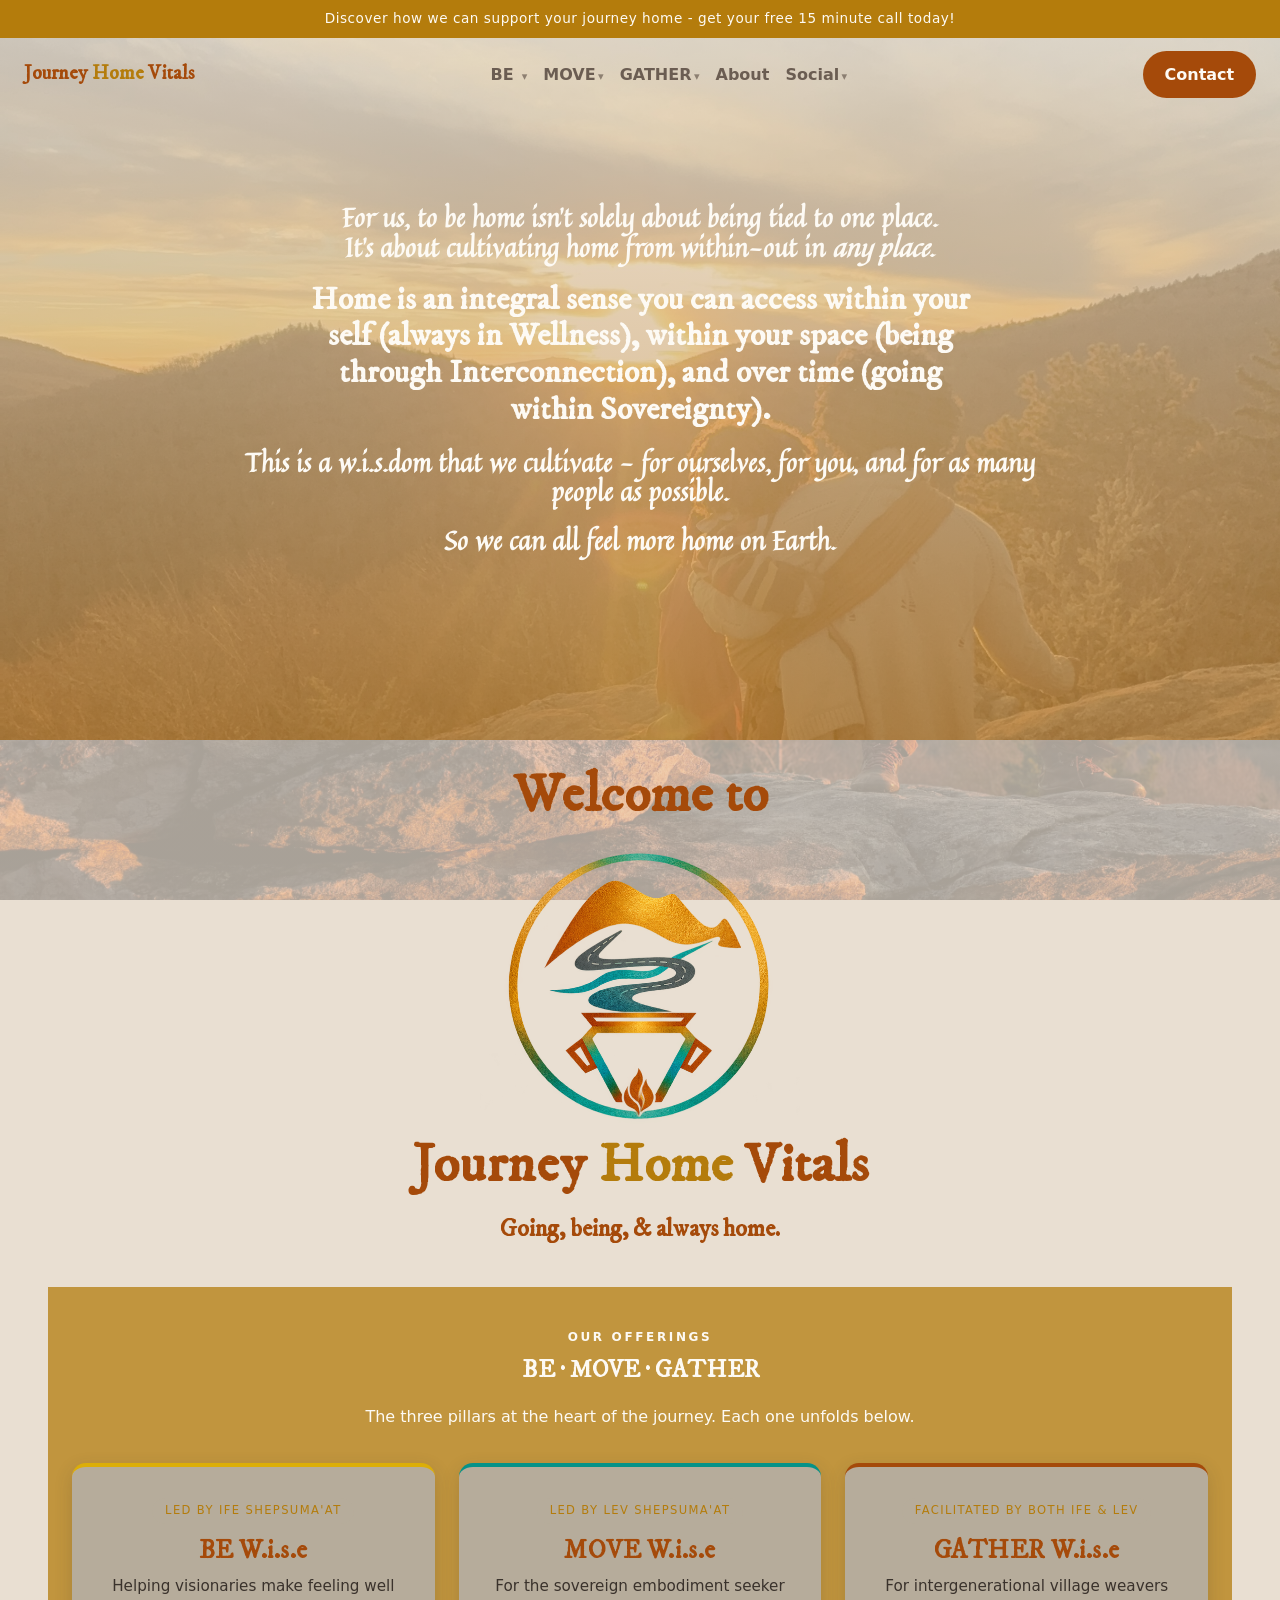
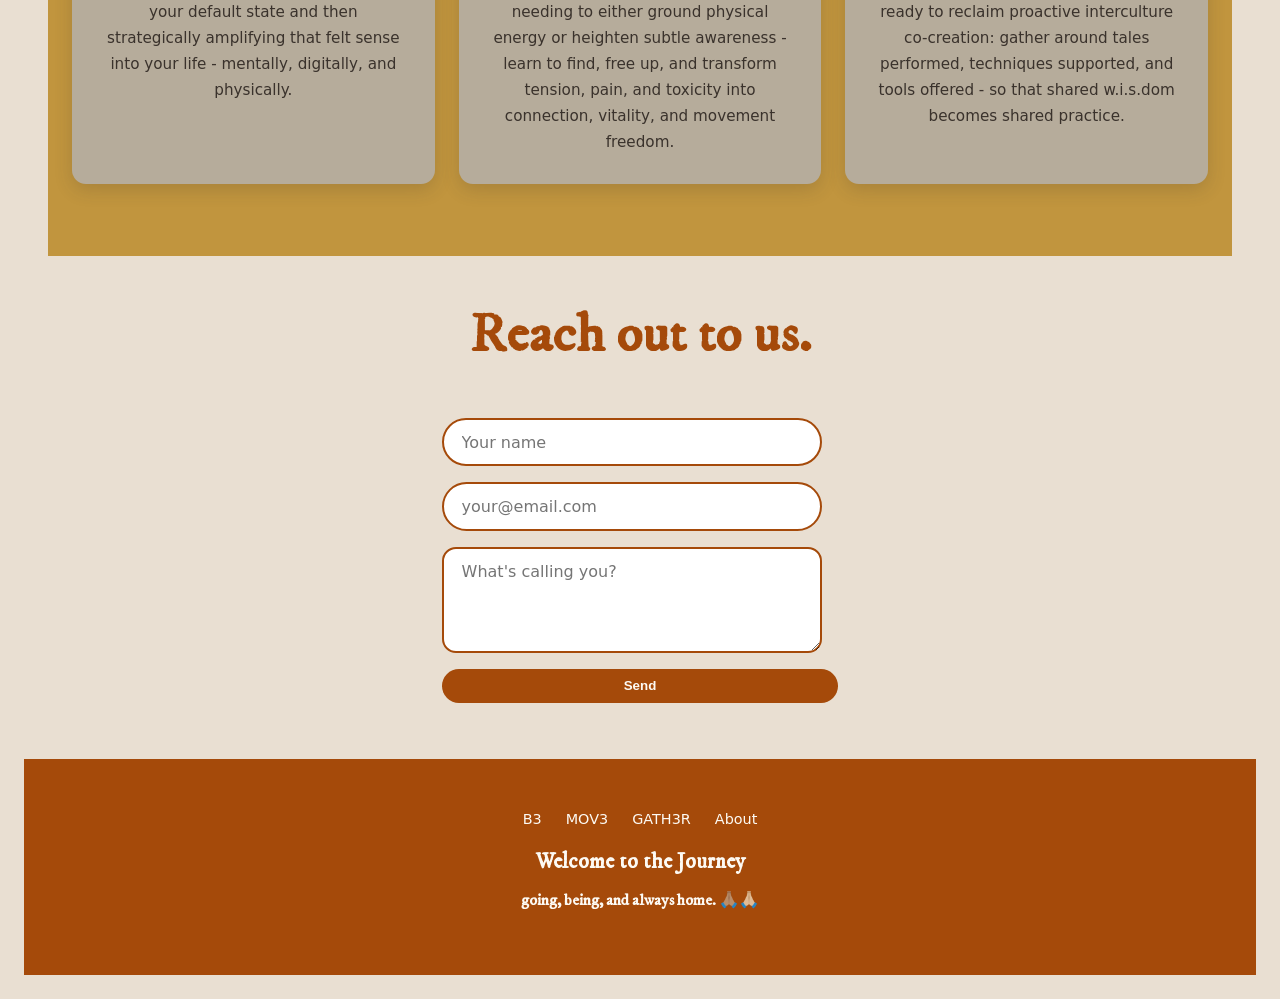
<file: index.html>
<!DOCTYPE html>
<html lang="en">
<head>
<meta charset="UTF-8">
<meta name="viewport" content="width=device-width, initial-scale=1.0">
<title>Journey Home Vitals</title>
<link rel="stylesheet" href="nav.css">
<link rel="stylesheet" href="style.css">
</head>

<body>
<div id="header-mount"></div>
<main>
  <!-- HERO -->
  <div class="hero" id="home">
    <h1>For us, to be home isn't solely about being tied to one place. 
<br>
It's about cultivating home from within-out in <i>any place</i>. 
<br>
<h2>Home is an integral sense you can access within your self (always in Wellness), within your space (being through Interconnection), and over time (going within Sovereignty). </h2>
<h1>This is a w.i.s.dom that we cultivate - for ourselves, for you, and for as many people as possible.</h1>
<h1>So we can all feel more home on Earth.</h1>
  </div>
</div>
  
  <section class="intro">
    <h1>Welcome to</h1>
    <img src="images/Logo.png" alt="Journey Home Vitals logo" id="intrologo">
    <br>
   <h1>Journey <span>Home</span> Vitals</h1>
   <h2>Going, being, & always home.</h2>
  <!-- BE / MOVE / GATHER -->
  <section class="pillars">
    <div class="section-inner sectionwarmtrans">
      <p class="eyebrow">Our Offerings</p>
      <h2 class="golden-bg">BE · MOVE · GATHER</h2>
      <p class="pillars-intro"> The three pillars at the heart of the journey. Each one unfolds below.</p>
      <div class="pillar-grid">
        <a class="card reveal" id="BE-card" href="BE.html">
          <span class="placeholder-chip">Led by Ife ShepsuMa'at</span>
         <div class="card-text"> <h3>BE W.i.s.e</h3>
          <p>Helping visionaries make feeling well your default state and then strategically amplifying that felt sense into your life - mentally, digitally, and physically.
          </p></div></a>
        <a class="card reveal" id="MOVE-card" href="MOVE.html">
          <span class="placeholder-chip">Led by Lev ShepsuMa'at</span>
          <div class="card-text"><h3>MOVE W.i.s.e</h3>
          <p>
            For the sovereign embodiment seeker needing to either ground physical energy or heighten subtle awareness - learn to find, free up, and transform tension, pain, and toxicity into connection, vitality, and movement freedom.
          </p></div></a>
        <a class="card reveal" id="GATHER-card" href="GATHER.html">
          <span class="placeholder-chip">Facilitated by both Ife & Lev</span>
         <div class="card-text"><h3>GATHER W.i.s.e</h3>
          <p>For intergenerational village weavers ready to reclaim proactive interculture co-creation: gather around tales performed, techniques supported, and tools offered - so that shared w.i.s.dom becomes shared practice.
          </p>
        </div> </a>
        </div>
  </section>
  <section id="connect">
    <h1 class="form">Reach out to us.</h1>
<form name="contact" method="POST" data-netlify="true" class="contact-form"
      action="thanks.html" netlify-honeypot="bot-field">
  <input type="hidden" name="form-name" value="contact">
  <p class="hidden">
  <label>Leave this empty: <input name="bot-field"></label>
</p>
  <input type="text" name="name" placeholder="Your name" required aria-label="Your name">
  <input type="email" name="email" placeholder="your@email.com" required aria-label="Email">
  <textarea name="message" rows="4" placeholder="What's calling you?" required aria-label="Message"></textarea>
  <button type="submit" class="btn-action">Send</button>
</form>
</section>

<div id="footer-mount"></div>



<script src="main.js">
</script>
</body>
</html>
</file>
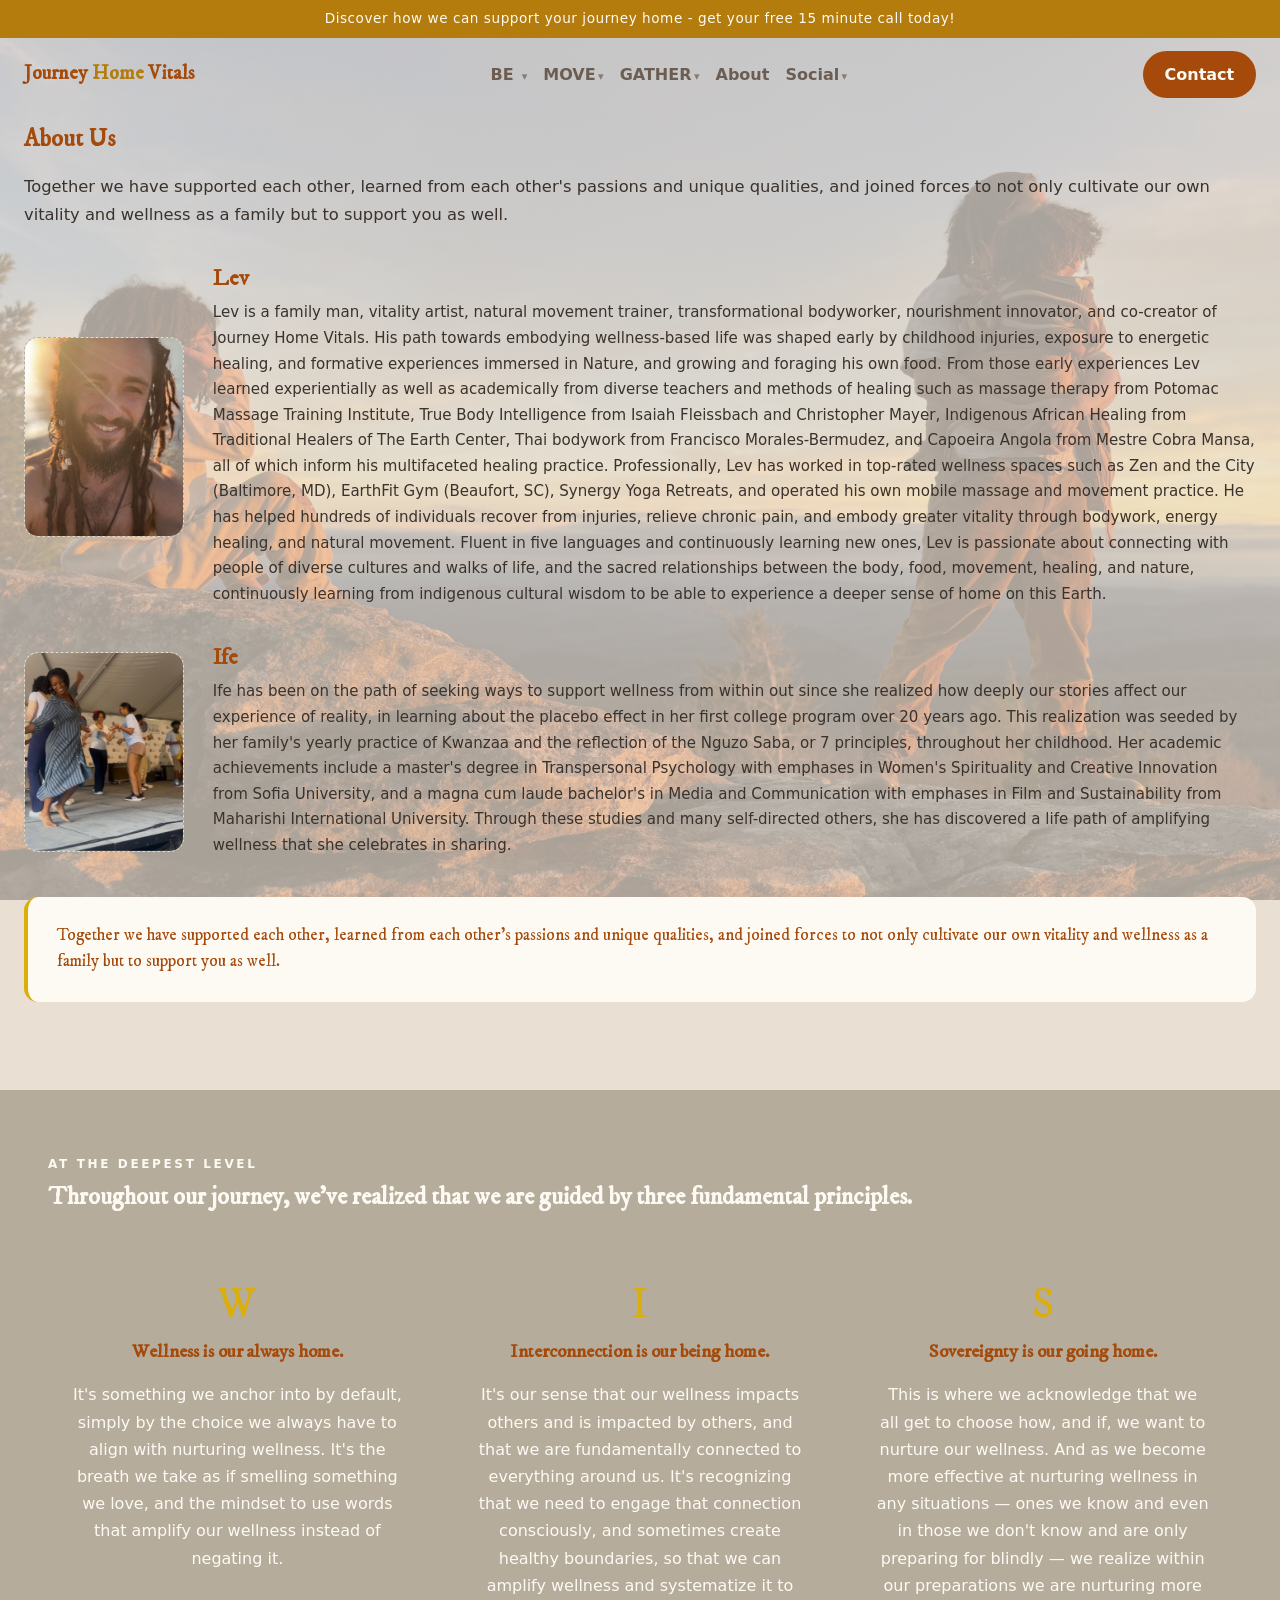
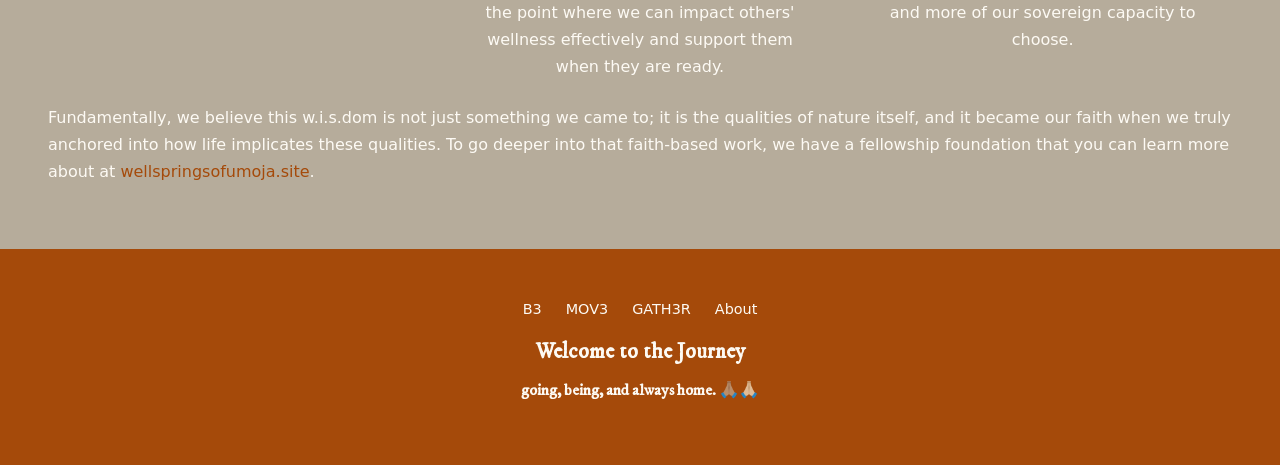
<file: about.html>
<!DOCTYPE html>
<html lang="en">
<head>
  <meta charset="UTF-8">
  <meta name="viewport" content="width=device-width, initial-scale=1.0">
  <title>About — Journey Home Vitals</title>

  <!-- Shared navigation and design tokens (loads first) -->
  <link rel="stylesheet" href="nav.css">
  <!-- Page styles -->
  <link rel="stylesheet" href="style.css">

  <link rel="icon" type="image/svg+xml" href="favicon.svg">
<link rel="icon" type="image/x-icon" href="favicon.ico">
</head>

<body>
  <div id="header-mount"></div>

  <main class="site">
    <!-- ===== BIOS ===== -->
    <section class="page who">
      <h1>About Us</h1>
      <p class="lead">Together we have supported each other, learned from each other's passions and unique qualities, and joined forces to not only cultivate our own vitality and wellness as a family but to support you as well.</p>

      <div class="bio">
        <div class="imgph"><img src="images/LevsProfile.jpg" alt="Lev's Profile"></div>
        <div>
          <h3>Lev</h3>
          <p>Lev is a family man, vitality artist, natural movement trainer, transformational bodyworker, nourishment innovator, and co-creator of Journey Home Vitals. His path towards embodying wellness-based life was shaped early by childhood injuries, exposure to energetic healing, and formative experiences immersed in Nature, and growing and foraging his own food. From those early experiences Lev learned experientially as well as academically from diverse teachers and methods of healing such as massage therapy from Potomac Massage Training Institute, True Body Intelligence from Isaiah Fleissbach and Christopher Mayer, Indigenous African Healing from Traditional Healers of The Earth Center, Thai bodywork from Francisco Morales-Bermudez, and Capoeira Angola from Mestre Cobra Mansa, all of which inform his multifaceted healing practice. Professionally, Lev has worked in top-rated wellness spaces such as Zen and the City (Baltimore, MD), EarthFit Gym (Beaufort, SC), Synergy Yoga Retreats, and operated his own mobile massage and movement practice. He has helped hundreds of individuals recover from injuries, relieve chronic pain, and embody greater vitality through bodywork, energy healing, and natural movement. Fluent in five languages and continuously learning new ones, Lev is passionate about connecting with people of diverse cultures and walks of life, and the sacred relationships between the body, food, movement, healing, and nature, continuously learning from indigenous cultural wisdom to be able to experience a deeper sense of home on this Earth.</p>
        </div>
      </div>

      <div class="bio">
        <div class="imgph"><img src="images/IfesProfile.jpg" alt="Ife's Profile"></div>
        <div>
          <h3>Ife</h3>
          <p>Ife has been on the path of seeking ways to support wellness from within out since she realized how deeply our stories affect our experience of reality, in learning about the placebo effect in her first college program over 20 years ago. This realization was seeded by her family's yearly practice of Kwanzaa and the reflection of the Nguzo Saba, or 7 principles, throughout her childhood. Her academic achievements include a master's degree in Transpersonal Psychology with emphases in Women's Spirituality and Creative Innovation from Sofia University, and a magna cum laude bachelor's in Media and Communication with emphases in Film and Sustainability from Maharishi International University. Through these studies and many self-directed others, she has discovered a life path of amplifying wellness that she celebrates in sharing.</p>
        </div>
      </div>

      <div class="closing">
        Together we have supported each other, learned from each other's passions and unique qualities, and joined forces to not only cultivate our own vitality and wellness as a family but to support you as well.
      </div>
    </section>

    <!-- ===== VALUES BAND ===== -->
    <section class="wisdom" id="foundation">
      <div class="section-inner">
        <p class="eyebrow" style="color: var(--accent);">At the deepest level</p>
        <h2>Throughout our journey, we've realized that we are guided by three fundamental principles.</h2>

        <div class="acronym">
          <div class="letter reveal">
            <span class="big">W</span>
            <h3 class="letter-title">Wellness is our always home.</h3>
            <p>It's something we anchor into by default, simply by the choice we always have to align with nurturing wellness. It's the breath we take as if smelling something we love, and the mindset to use words that amplify our wellness instead of negating it.</p>
          </div>
          <div class="letter reveal">
            <span class="big">I</span>
            <h3 class="letter-title">Interconnection is our being home.</h3>
            <p>It's our sense that our wellness impacts others and is impacted by others, and that we are fundamentally connected to everything around us. It's recognizing that we need to engage that connection consciously, and sometimes create healthy boundaries, so that we can amplify wellness and systematize it to the point where we can impact others' wellness effectively and support them when they are ready.</p>
          </div>
          <div class="letter reveal">
            <span class="big">S</span>
            <h3 class="letter-title">Sovereignty is our going home.</h3>
            <p>This is where we acknowledge that we all get to choose how, and if, we want to nurture our wellness. And as we become more effective at nurturing wellness in any situations — ones we know and even in those we don't know and are only preparing for blindly — we realize within our preparations we are nurturing more and more of our sovereign capacity to choose.</p>
          </div>
        </div>

        <p class="wisdom-closing">
          Fundamentally, we believe this w.i.s.dom is not just something we came to; it is the qualities of nature itself, and it became our faith when we truly anchored into how life implicates these qualities. To go deeper into that faith-based work, we have a fellowship foundation that you can learn more about at <a href="https://wellspringsofumoja.site" class= "page-link">wellspringsofumoja.site</a>.
        </p>
      </div>
    </section>
  </main>

  <div id="footer-mount"></div>

  <script src="main.js"></script>
</body>
</html>
</file>
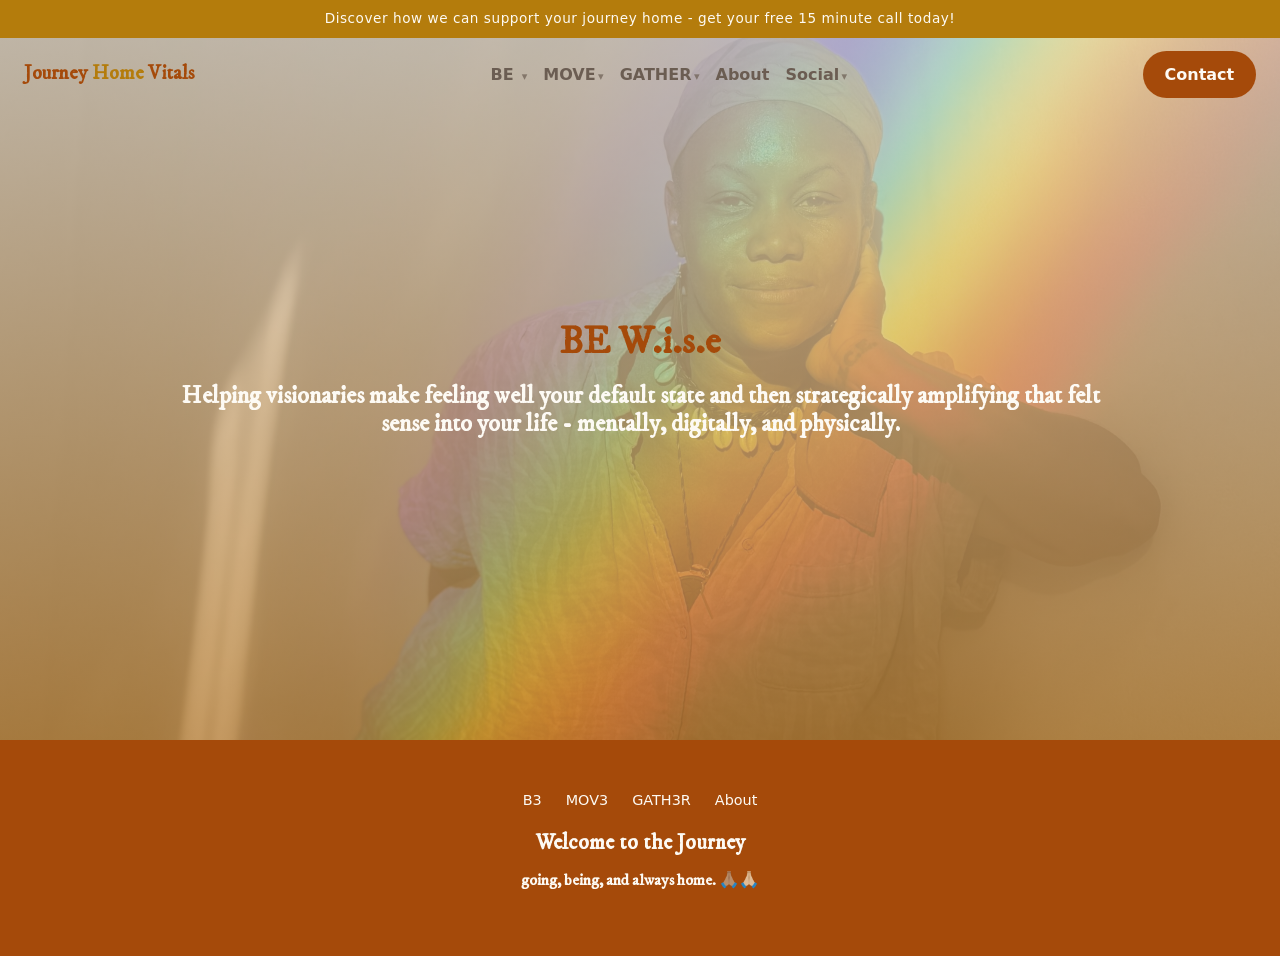
<file: BE-draft.html>
<!DOCTYPE html>

<html lang="en">
<head>
  <meta charset="UTF-8">
  <meta name="viewport" content="width=device-width, initial-scale=1.0">
  <title>BE W.i.s.e — Journey Home Vitals</title>
  <meta name="robots" content="noindex, nofollow">

  <link rel="stylesheet" href="nav.css">
  <link rel="stylesheet" href="style.css">
</head>

<body>
  <div id="header-mount"></div>

  <main class="site">

    <!-- ===== 1. INTRO ===== -->
        
        <section class="BE-lead">
          <h1 class="page-title">BE W.i.s.e</h1>
          <h2 class="offerings-title">Helping visionaries make feeling well your default state and then strategically amplifying that felt sense into your life - mentally, digitally, and physically.</h2>
        </section>

   

 
    
  </div>

  <div id="footer-mount"></div>

  <script src="main.js"></script>
</body>
</main>
</html>
</file>
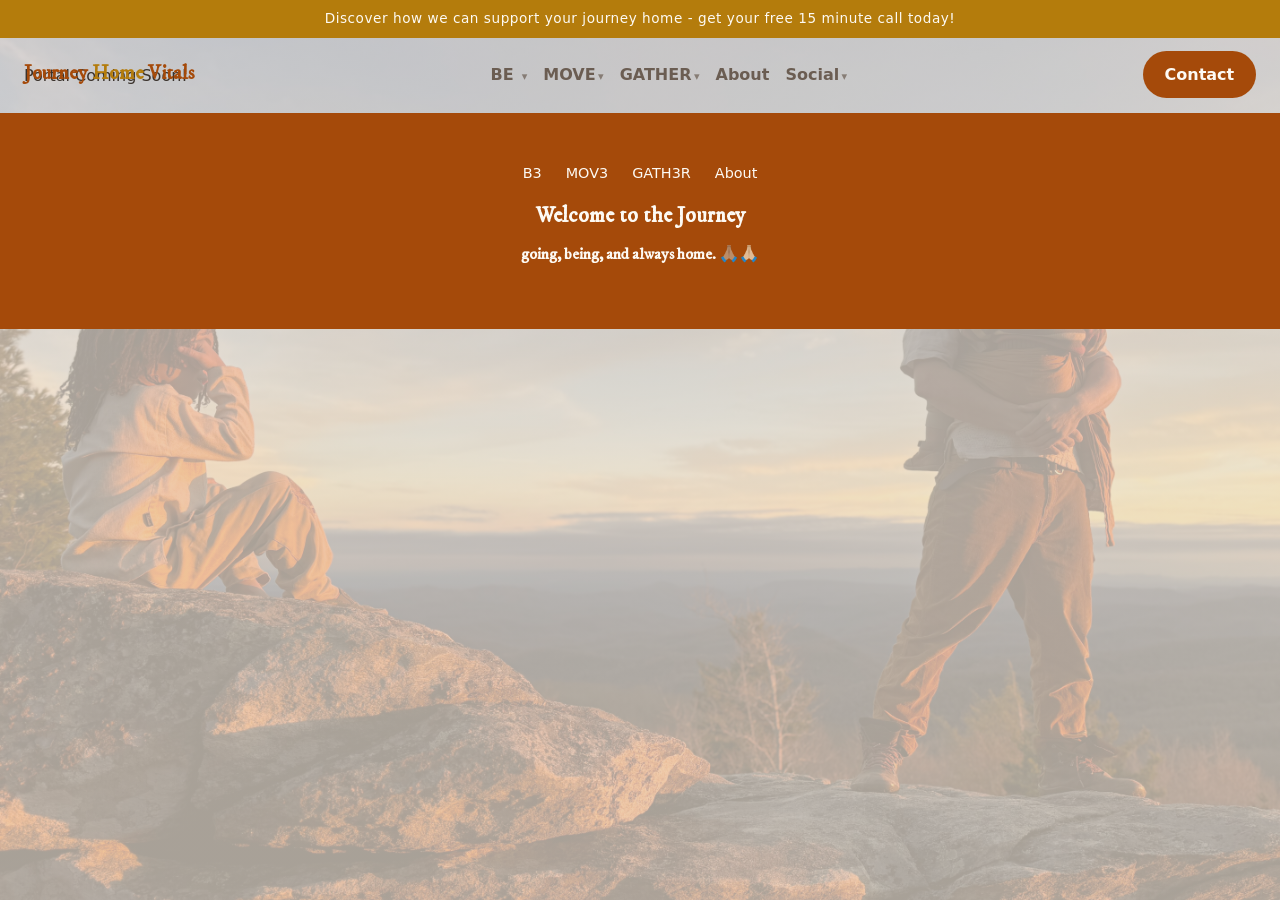
<file: be-portal.html>
<!DOCTYPE html>
<html lang="en">
<head>
  <meta charset="UTF-8">
  <meta name="viewport" content="width=device-width, initial-scale=1.0">
  <title>About — Journey Home Vitals</title>

  <!-- Shared navigation and design tokens (loads first) -->
  <link rel="stylesheet" href="nav.css">
  <!-- Page styles -->
  <link rel="stylesheet" href="style.css">

  <link rel="icon" type="image/svg+xml" href="favicon.svg">
<link rel="icon" type="image/x-icon" href="favicon.ico">
</head>

<body>
  <div id="header-mount"></div>

  <main class="site">
<section>
    <p>Portal Coming Soon!</p>
</section>
      </main>

  <div id="footer-mount"></div>

  <script src="main.js"></script>
</body>
</html>
</file>
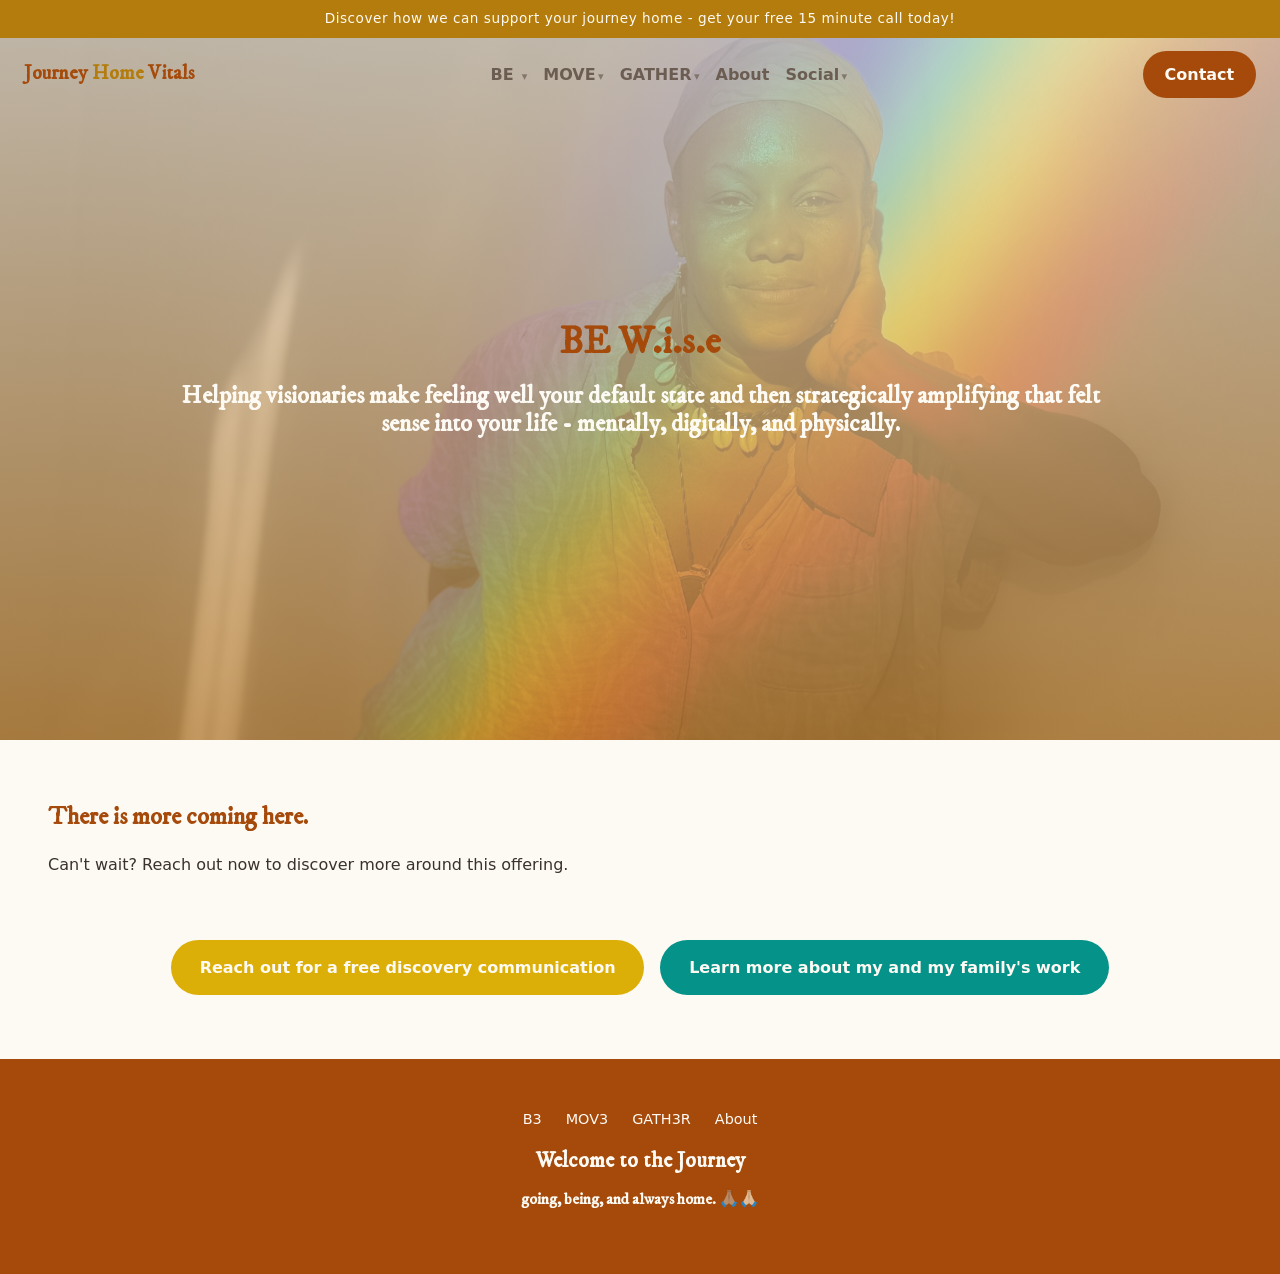
<file: BE.html>
<!DOCTYPE html>

<html lang="en">
<head>
  <meta charset="UTF-8">
  <meta name="viewport" content="width=device-width, initial-scale=1.0">
  <title>BE W.i.s.e — Journey Home Vitals</title>

  <link rel="stylesheet" href="nav.css">
  <link rel="stylesheet" href="style.css">
</head>

<body>
  <div id="header-mount"></div>

  <main class="site">

    <!-- ===== 1. INTRO ===== -->
        
        <section class="BE-lead">
          <h1 class="page-title">BE W.i.s.e</h1>
          <h2 class="offerings-title">Helping visionaries make feeling well your default state and then strategically amplifying that felt sense into your life - mentally, digitally, and physically.</h2>
        </section>

 <section class="sectionlight">
      <div class="section-inner">
        <h2>There is more coming here.</h2>
        <p>Can't wait? Reach out now to discover more around this offering.</p>
        <br>
        <div class="cta-row">
          <a class="btn-primary" href="index.html#connect">Reach out for a free discovery communication</a>
          <a class="btn-secondary" href="about.html">Learn more about my and my family's work</a>
          
        </div>
      </div>
    </section>
 

  
  

  
   

 
    
  </div>

  <div id="footer-mount"></div>

  <script src="main.js"></script>
</body>
</main>
</html>
</file>
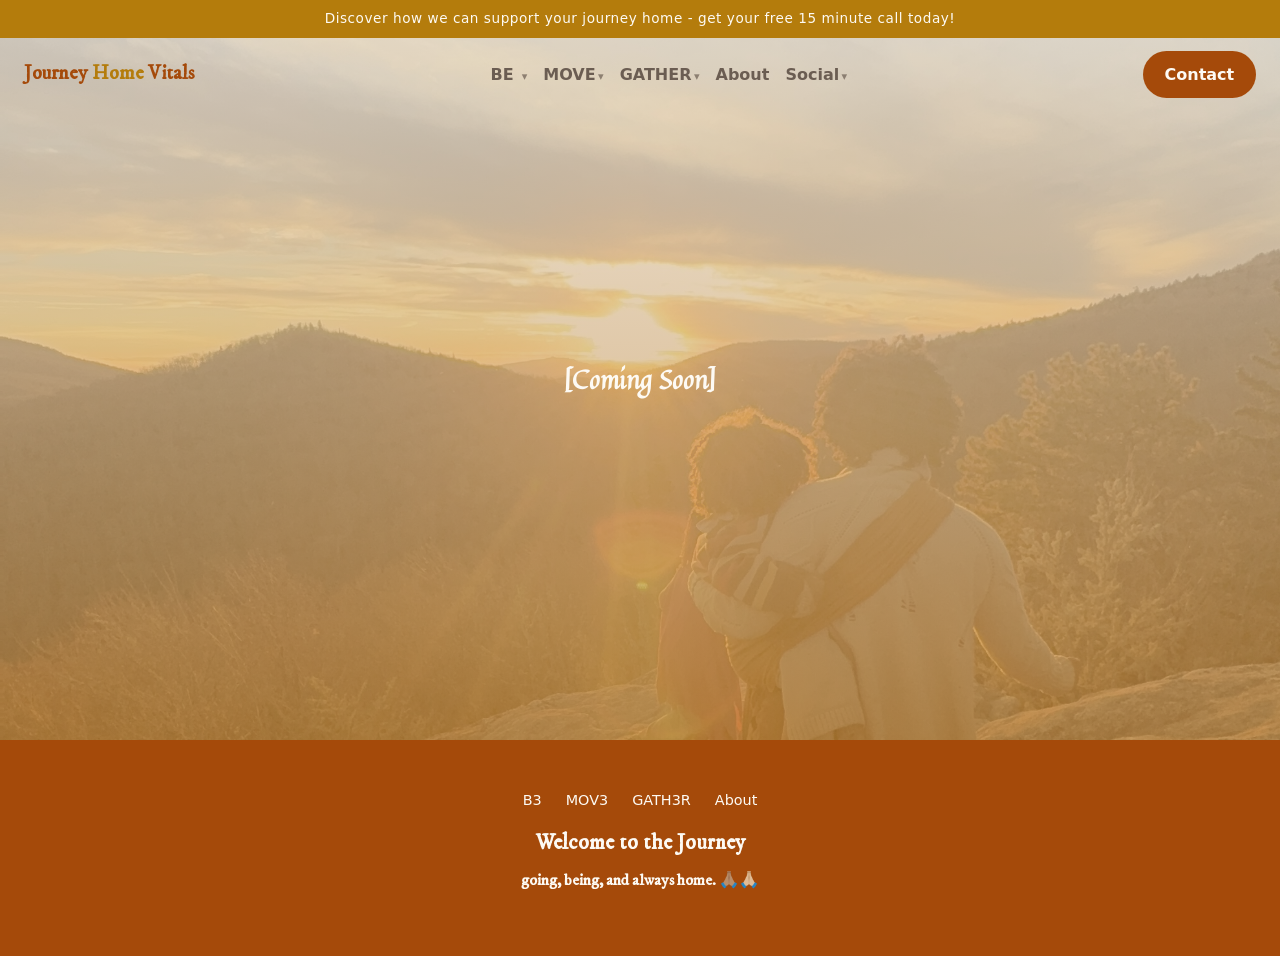
<file: connect.html>
<!DOCTYPE html>
<html lang="en">
<head>
<meta charset="UTF-8">
<meta name="viewport" content="width=device-width, initial-scale=1.0">
<title>Journey Home Vitals</title>
<link rel="stylesheet" href="nav.css">
<link rel="stylesheet" href="style.css">
<link rel="icon" type="image/svg+xml" href="favicon.svg">
<link rel="icon" type="image/x-icon" href="favicon.ico">
</head>

<body>
<div id="header-mount"></div>

  <main>
     <div class="hero" id="soon">
<h1>[Coming Soon]</h1>
</div>    </main>
<div id="footer-mount"></div>

<script src="main.js">
</script>
</body>
</html>
</file>
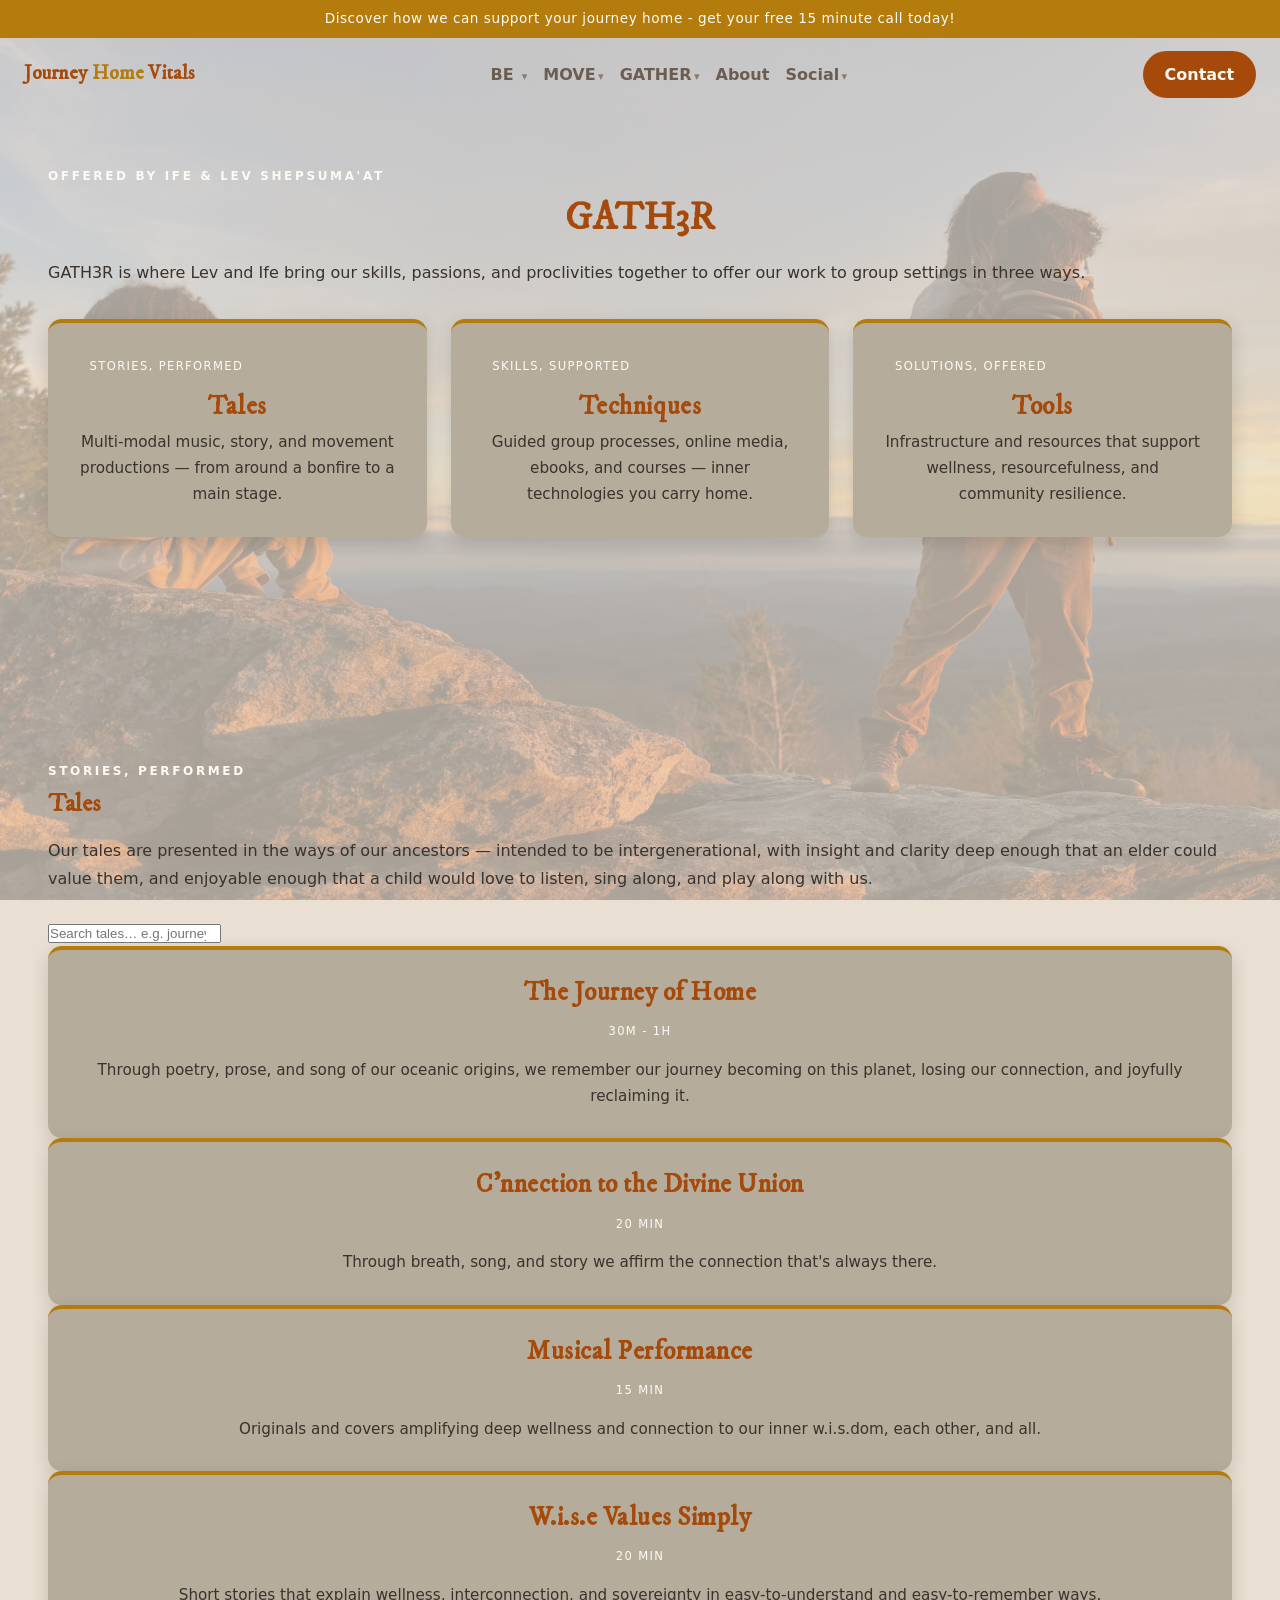
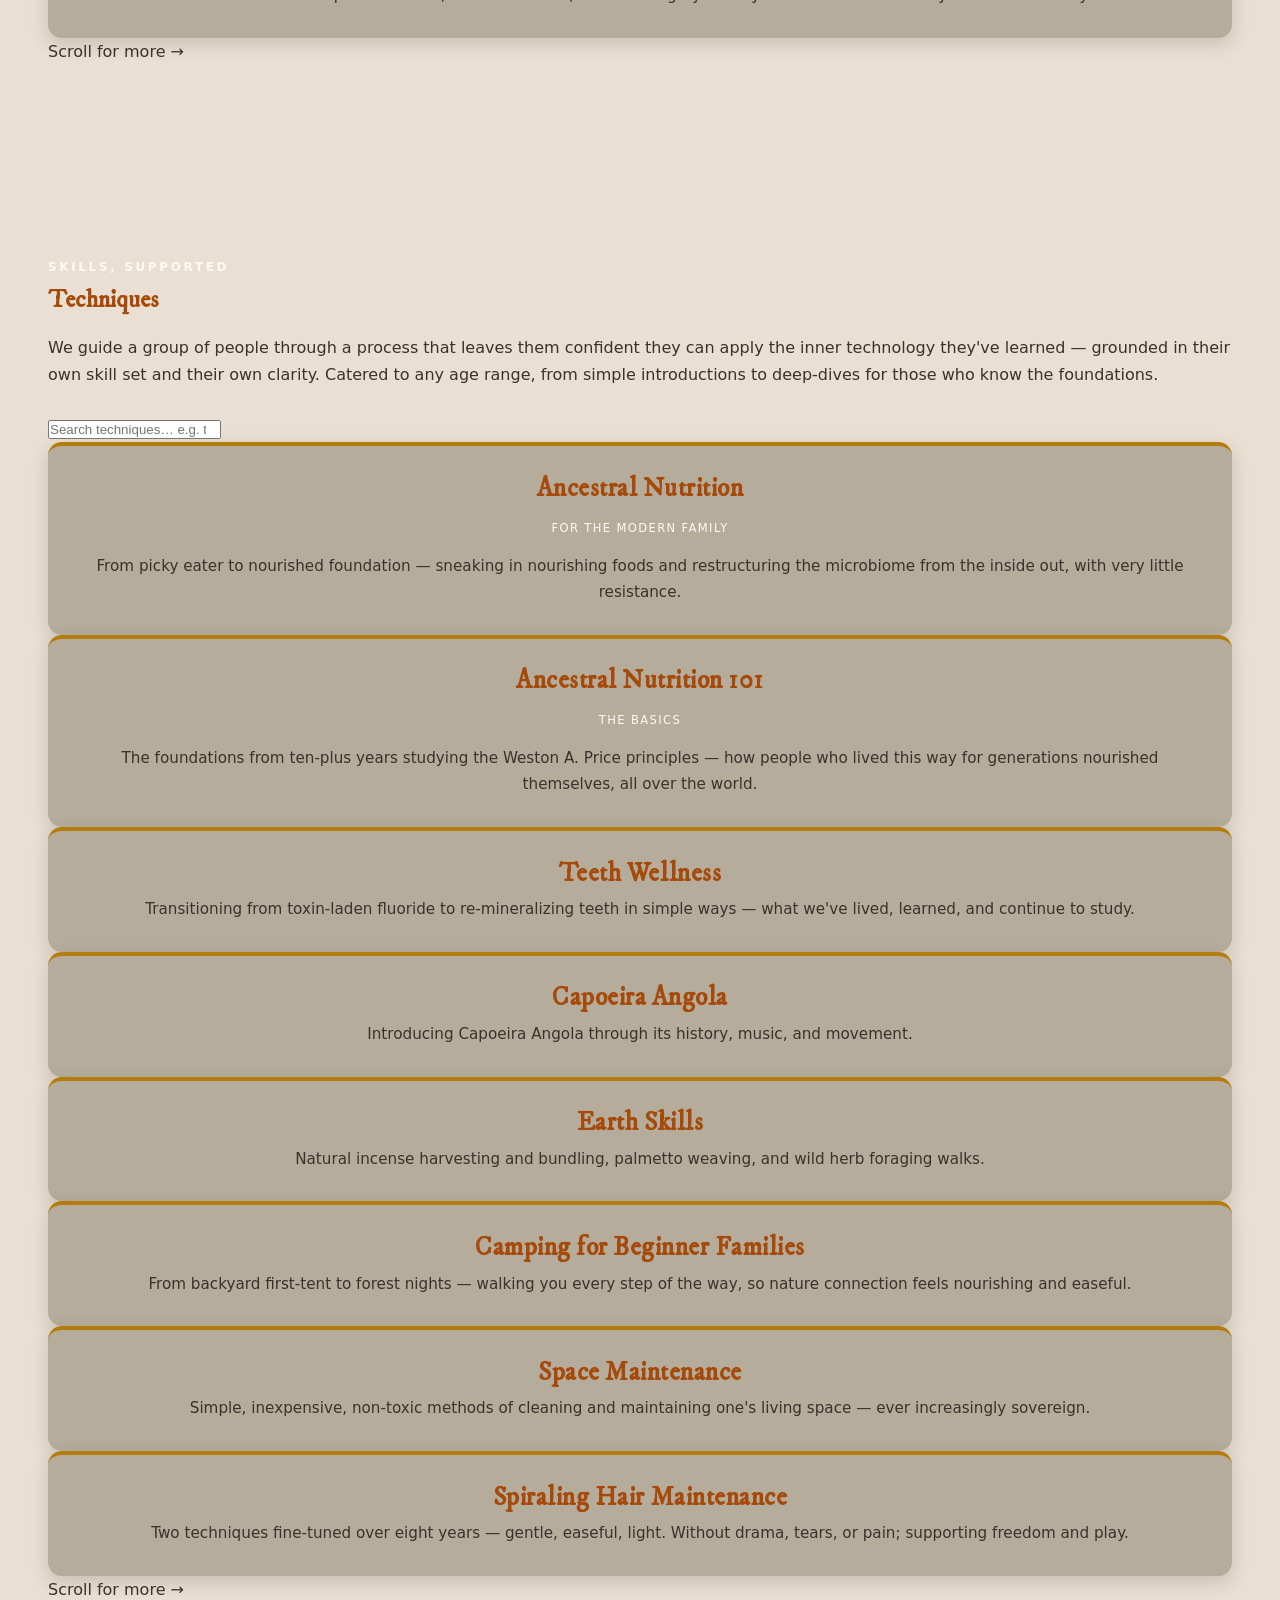
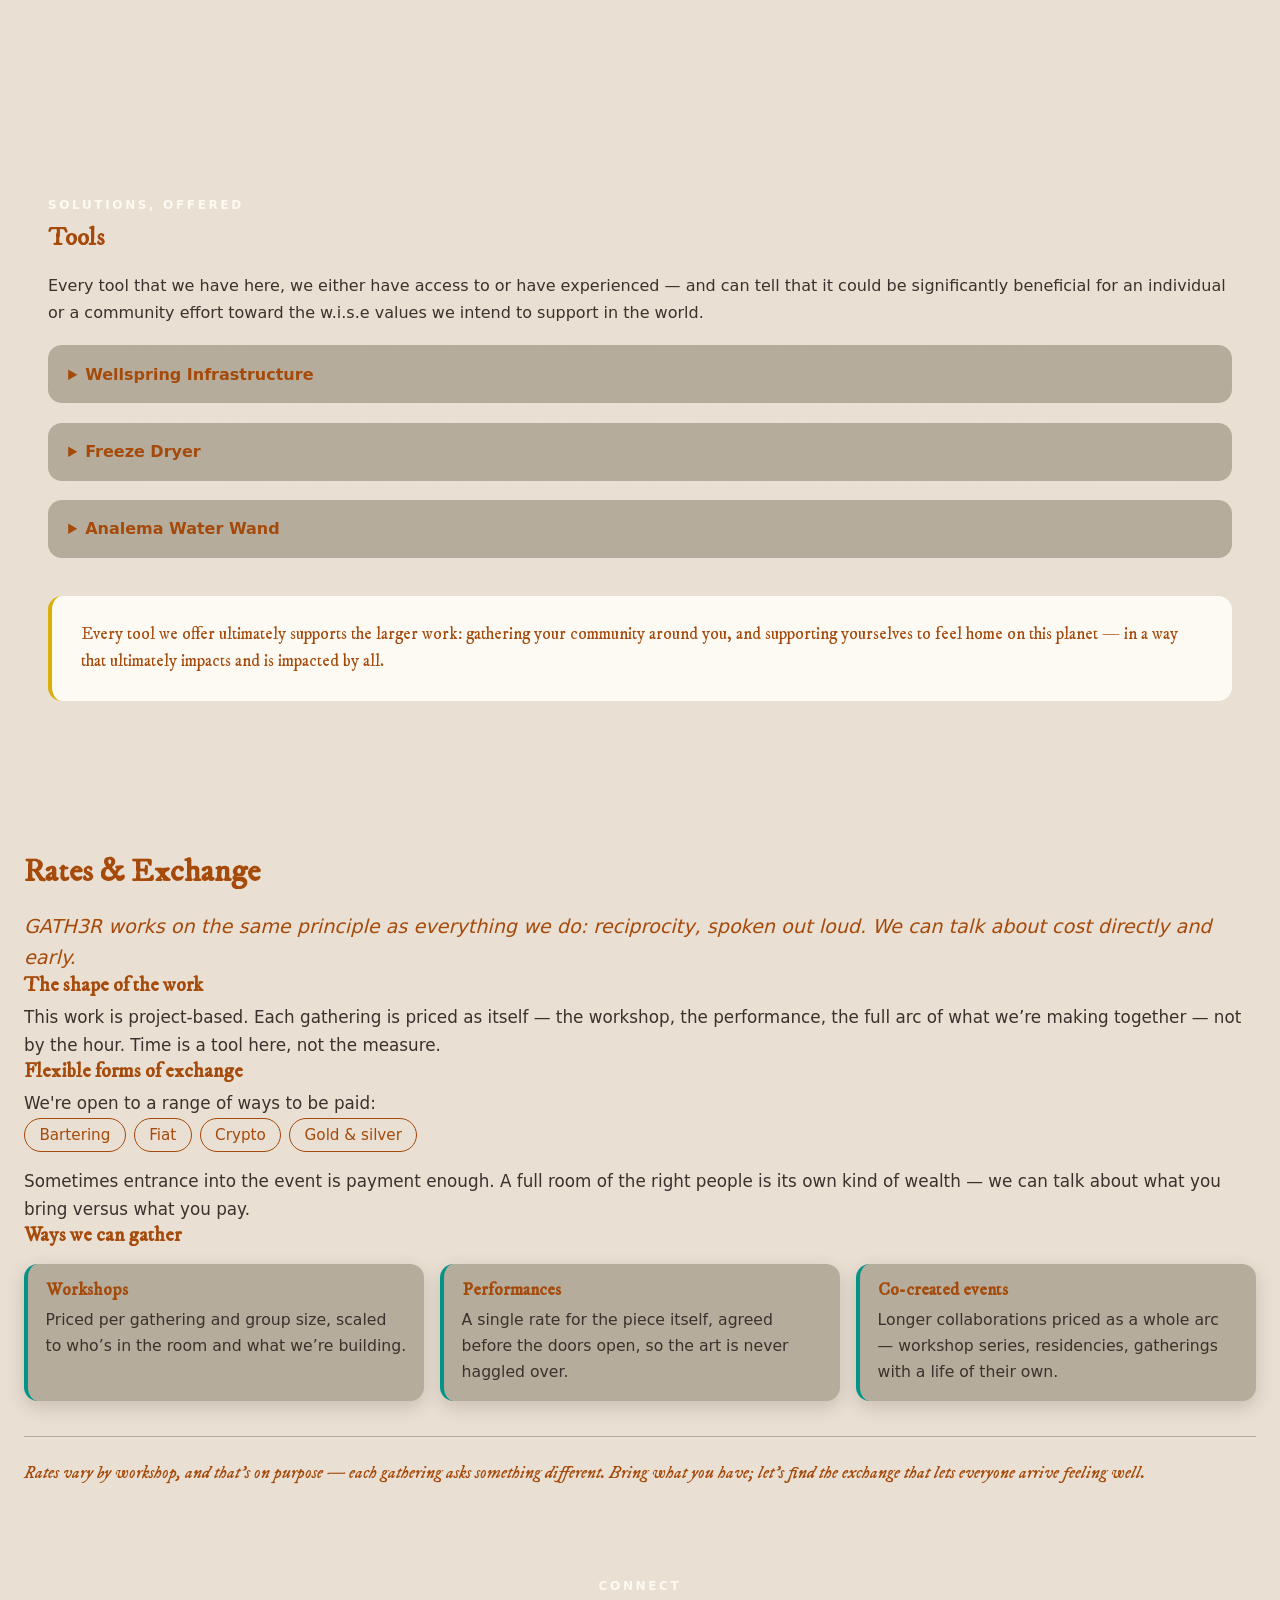
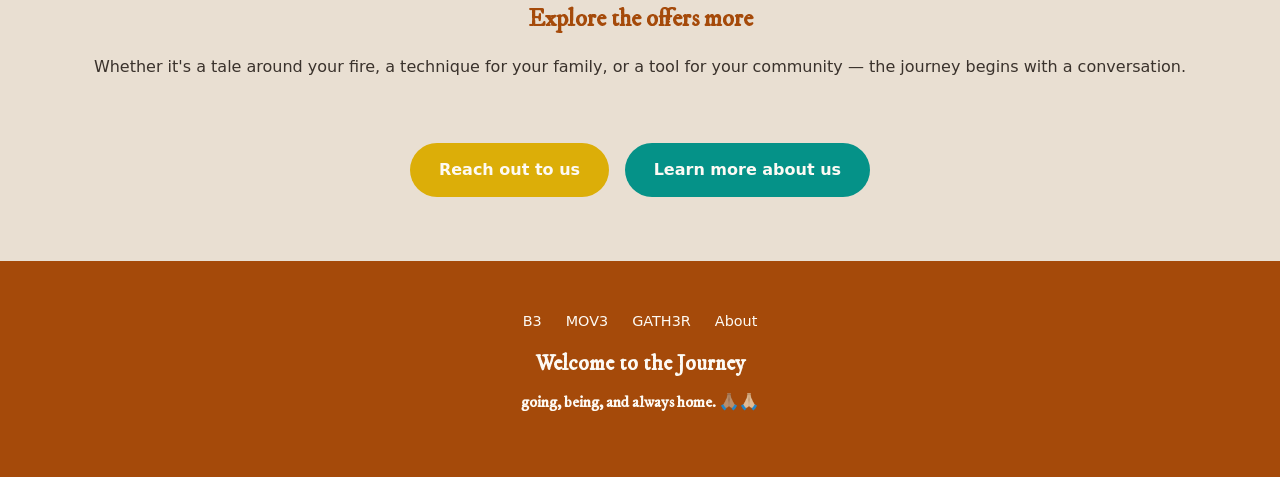
<file: GATH3R.html>
<!DOCTYPE html>
<html lang="en">
<head>
  <meta charset="UTF-8">
  <meta name="viewport" content="width=device-width, initial-scale=1.0">
  <title>GATH3R — Journey Home Vitals</title>

  <link rel="stylesheet" href="nav.css">
  <link rel="stylesheet" href="style.css">
</head>

<body>
  <div id="header-mount"></div>

  <div class="site">

    <!-- ===== 1. INTRO ===== -->
    <section class="page" id="intro">
      <div class="section-inner">
        <p class="eyebrow">Offered by Ife &amp; Lev ShepsuMa'at</p>
        <h1 class="page-title">GATH3R</h1>
        <p class="lead">GATH3R is where Lev and Ife bring our skills, passions, and proclivities together to offer our work to group settings in three ways.</p>

        <div class="pillar-grid">
          <a class="card reveal" href="#tales">
            <span class="placeholder-chip">Stories, performed</span>
            <div class="card-text">
              <h3>Tales</h3>
              <p>Multi-modal music, story, and movement productions — from around a bonfire to a main stage.</p>
            </div>
          </a>
          <a class="card reveal" href="#techniques">
            <span class="placeholder-chip">Skills, supported</span>
            <div class="card-text">
              <h3>Techniques</h3>
              <p>Guided group processes, online media, ebooks, and courses — inner technologies you carry home.</p>
            </div>
          </a>
          <a class="card reveal" href="#tools">
            <span class="placeholder-chip">Solutions, offered</span>
            <div class="card-text">
              <h3>Tools</h3>
              <p>Infrastructure and resources that support wellness, resourcefulness, and community resilience.</p>
            </div>
          </a>
        </div>
      </div>
    </section>

    <!-- ===== 2. TALES ===== -->
    <section class="page" id="tales">
      <div class="section-inner">
        <p class="eyebrow">Stories, performed</p>
        <h2>Tales</h2>

        <p class="lead">Our tales are presented in the ways of our ancestors — intended to be intergenerational, with insight and clarity deep enough that an elder could value them, and enjoyable enough that a child would love to listen, sing along, and play along with us.</p>
        <br>
          <div class="scroll-search">
      <input type="search" id="scrollSearch" placeholder="Search tales… e.g. journey, music, values" aria-label="Search tales">
    </div>

        <div class="scroll-rail-wrap">
      <div class="scroll-rail" id="techRail">
             <div class="card scroll-card" data-search="journey water hydrogen home">
          <div class="card-text">
           
              <h3>The Journey of Home</h3>
              <span class="placeholder-chip">30m - 1H</span>
              <p>Through poetry, prose, and song of our oceanic origins, we remember our journey becoming on this planet, losing our connection, and joyfully reclaiming it.</p>
            </div>
          </div>
           <div class="card scroll-card" data-search="mother womb breath">
          <div class="card-text">
              <h3>C'nnection to the Divine Union</h3>
              <span class="placeholder-chip">20 min</span>
              <p>Through breath, song, and story we affirm the connection that's always there.</p>
            </div>
          </div>
          <div class="card scroll-card" data-search="music voers ancestral traditions">
          <div class="card-text">
              <h3>Musical Performance</h3>
              <span class="placeholder-chip">15 min</span>
              <p>Originals and covers amplifying deep wellness and connection to our inner w.i.s.dom, each other, and all.</p>
            </div>
          </div>
           <div class="card scroll-card" data-search="w.i.s.e values wisdom">
          <div class="card-text">
              <h3>W.i.s.e Values Simply</h3>
               <span class="placeholder-chip">20 min</span>
              <p>Short stories that explain wellness, interconnection, and sovereignty in easy-to-understand and easy-to-remember ways.</p>
            </div>
          </div>
          
        </div>
         <p class="rail-hint">Scroll for more →</p>
      <p class="rail-empty" hidden>No techniques match that search.</p>
        
      </div>
      
    </section>

    <section class="page" id="techniques">
  <div class="section-inner">
    <p class="eyebrow">Skills, supported</p>
    <h2>Techniques</h2>

    <p class="lead">We guide a group of people through a process that leaves them confident they can apply the inner technology they've learned — grounded in their own skill set and their own clarity. Catered to any age range, from simple introductions to deep-dives for those who know the foundations.</p>
<br>
    <!-- Search bar -->
    <div class="scroll-search">
      <input type="search" id="scrollSearch" placeholder="Search techniques… e.g. teeth, camping, hair" aria-label="Search techniques">
    </div>

    <!-- The horizontal rail -->
    <div class="scroll-rail-wrap">
      <div class="scroll-rail" id="techRail">
     

        <div class="card scroll-card" data-search="ancestral nutrition modern family picky eater microbiome">
          <div class="card-text">
            <h3>Ancestral Nutrition</h3>
            <span class="placeholder-chip">For the modern family</span>
            <p>From picky eater to nourished foundation — sneaking in nourishing foods and restructuring the microbiome from the inside out, with very little resistance.</p>
          </div>
        </div>

        <div class="card scroll-card" data-search="ancestral nutrition 101 basics weston price foundation principles">
          <div class="card-text">
            <h3>Ancestral Nutrition 101</h3>
            <span class="placeholder-chip">The basics</span>
            <p>The foundations from ten-plus years studying the Weston A. Price principles — how people who lived this way for generations nourished themselves, all over the world.</p>
          </div>
        </div>

        <div class="card scroll-card" data-search="teeth wellness remineralize fluoride decay dentistry weston price">
          <div class="card-text">
            <h3>Teeth Wellness</h3>
            <p>Transitioning from toxin-laden fluoride to re-mineralizing teeth in simple ways — what we've lived, learned, and continue to study.</p>
          </div>
        </div>

        <div class="card scroll-card" data-search="capoeira angola history music movement">
          <div class="card-text">
            <h3>Capoeira Angola</h3>
            <p>Introducing Capoeira Angola through its history, music, and movement.</p>
          </div>
        </div>

        <div class="card scroll-card" data-search="earth skills natural incense harvesting bundling palmetto weaving wild herb foraging walks">
          <div class="card-text">
            <h3>Earth Skills</h3>
            <p>Natural incense harvesting and bundling, palmetto weaving, and wild herb foraging walks.</p>
          </div>
        </div>

        <div class="card scroll-card" data-search="camping beginner families first trip tent backyard forest">
          <div class="card-text">
            <h3>Camping for Beginner Families</h3>
            <p>From backyard first-tent to forest nights — walking you every step of the way, so nature connection feels nourishing and easeful.</p>
          </div>
        </div>

        <div class="card scroll-card" data-search="life skills space maintenance cleaning non-toxic">
          <div class="card-text">
            <h3>Space Maintenance</h3>
            <p>Simple, inexpensive, non-toxic methods of cleaning and maintaining one's living space — ever increasingly sovereign.</p>
          </div>
        </div>

        <div class="card scroll-card" data-search="life skills spiraling hair maintenance natural hair">
          <div class="card-text">
            <h3>Spiraling Hair Maintenance</h3>
            <p>Two techniques fine-tuned over eight years — gentle, easeful, light. Without drama, tears, or pain; supporting freedom and play.</p>
          </div>
        </div>

      </div>
      <p class="rail-hint">Scroll for more →</p>
      <p class="rail-empty" hidden>No techniques match that search.</p>
    </div>
  </div>
</section>
    <!-- ===== 4. TOOLS ===== -->
    <section class="page" id="tools">
      <div class="section-inner">
        <p class="eyebrow">Solutions, offered</p>
        <h2>Tools</h2>

        <p class="lead">Every tool that we have here, we either have access to or have experienced — and can tell that it could be significantly beneficial for an individual or a community effort toward the w.i.s.e values we intend to support in the world.</p>

        <details class="deep-dive">
          <summary>Wellspring Infrastructure</summary>
          <p>An infrastructure we utilize to support the wellness of our body, both internally and externally, and also to clean our spaces.</p>
          <p>We believe it is the evolution of a relationship with water. Just as we have gathered around water since the beginning of our journey on this planet, we believe this tool could be pivotal in reclaiming those gathering spaces — and supporting each other to recognize the ways we can impact each other's lives to save money, become more resourceful, and ultimately heal this planet.</p>
        </details>

        <details class="deep-dive">
          <summary>Freeze Dryer</summary>
          <p>A piece of infrastructure that has been really helpful for feeling a deep sense of security in times when we really don't know what could happen in the future in relationship to the food we have. Whenever we experience abundance, we do everything we can to make that abundance last — and this is a tool that can make it last the longest and maintain the most nutritional value. We recommend it, have utilized it immensely, and intend to continue to do so.</p>
        </details>

        <details class="deep-dive">
          <summary>Analema Water Wand</summary>
          <p>A tool at the leading edge of the evolving science of studying water. Very simple, and much more accessible than our wellspring infrastructure — and at the same time a very profound technology that can help us reclaim some of the deepest qualities of water in our life, by something so simple as a wand placed in the water.</p>
          <p>When we began to understand the ways that water is impacted by our thoughts and actions — and by the chemicals and aggression toward this planet — we realized how important it is to reclaim the wisdom and intelligence that is always accessible in water. This wand brings the strongest energy possible into the water through their wonderful year-long technique of seeding the water with the beneficial energies of the Earth. In this way we can reclaim our waters not only structurally, but energetically as well.</p>
        </details>

        <div class="closing">
          Every tool we offer ultimately supports the larger work: gathering your community around you, and supporting yourselves to feel home on this planet — in a way that ultimately impacts and is impacted by all.
        </div>
      </div>
    </section>

    <section class="rr rr--gath3r">
  <h2>Rates &amp; Exchange</h2>
  <p class="rr-lead">GATH3R works on the same principle as everything we do: reciprocity, spoken out loud. We can talk about cost directly and early.</p>

  <h3>The shape of the work</h3>
  <p>This work is project-based. Each gathering is priced as itself — the workshop, the performance, the full arc of what we&rsquo;re making together — not by the hour. Time is a tool here, not the measure.</p>

  <h3>Flexible forms of exchange</h3>
  <p>We're open to a range of ways to be paid:</p>
  <ul class="rr-forms">
    <li>Bartering</li>
    <li>Fiat</li>
    <li>Crypto</li>
    <li>Gold &amp; silver</li>
  </ul>
  <p>Sometimes entrance into the event is payment enough. A full room of the right people is its own kind of wealth — we can talk about what you bring versus what you pay.</p>

  <h3>Ways we can gather</h3>
  <div class="rr-ways">
    <div class="rr-way">
      <h4>Workshops</h4>
      <p>Priced per gathering and group size, scaled to who&rsquo;s in the room and what we&rsquo;re building.</p>
    </div>
    <div class="rr-way">
      <h4>Performances</h4>
      <p>A single rate for the piece itself, agreed before the doors open, so the art is never haggled over.</p>
    </div>
    <div class="rr-way">
      <h4>Co-created events</h4>
      <p>Longer collaborations priced as a whole arc — workshop series, residencies, gatherings with a life of their own.</p>
    </div>
  </div>

  <p class="rr-close">Rates vary by workshop, and that&rsquo;s on purpose — each gathering asks something different. Bring what you have; let&rsquo;s find the exchange that lets everyone arrive feeling well.</p>
</section>

    <!-- ===== 5. CONNECT ===== -->
    <section class="subscribe" id="connect">
      <div class="section-inner">
        <p class="eyebrow">Connect</p>
        <h2>Explore the offers more</h2>
        <p>Whether it's a tale around your fire, a technique for your family, or a tool for your community — the journey begins with a conversation.</p>
        <br>
        <div class="cta-row">
          <a class="btn-primary" href="index.html#connect">Reach out to us</a>
          <a class="btn-secondary" href="about.html">Learn more about us</a>
        </div>
      </div>
    </section>

  </div>

  <div id="footer-mount"></div>

  <script src="main.js"></script>
  <script>
  const scrollSearch = document.getElementById('scrollSearch');
  const cards = document.querySelectorAll('.scroll-card');
  const railEmpty = document.querySelector('.rail-empty');

  scrollSearch.addEventListener('input', () => {
    const query = scrollSearch.value.trim().toLowerCase();
    let visibleCount = 0;

    cards.forEach(card => {
      const haystack = (card.dataset.search + ' ' + card.textContent).toLowerCase();
      const matches = query === '' || haystack.includes(query);
      card.hidden = !matches;         // hide non-matching cards
      if (matches) visibleCount++;
    });

    railEmpty.hidden = visibleCount > 0;
  });

  scrollSearch.addEventListener('keydown', (e) => {
    if (e.key === 'Enter') {
      e.preventDefault();            // keep focus in the search box
      const firstVisible = [...cards].find(card => !card.hidden);
      if (firstVisible) {
        firstVisible.scrollIntoView({ behavior: 'smooth', inline: 'center' });
      }
    }
  });
</script>
</body>
</html>
</file>
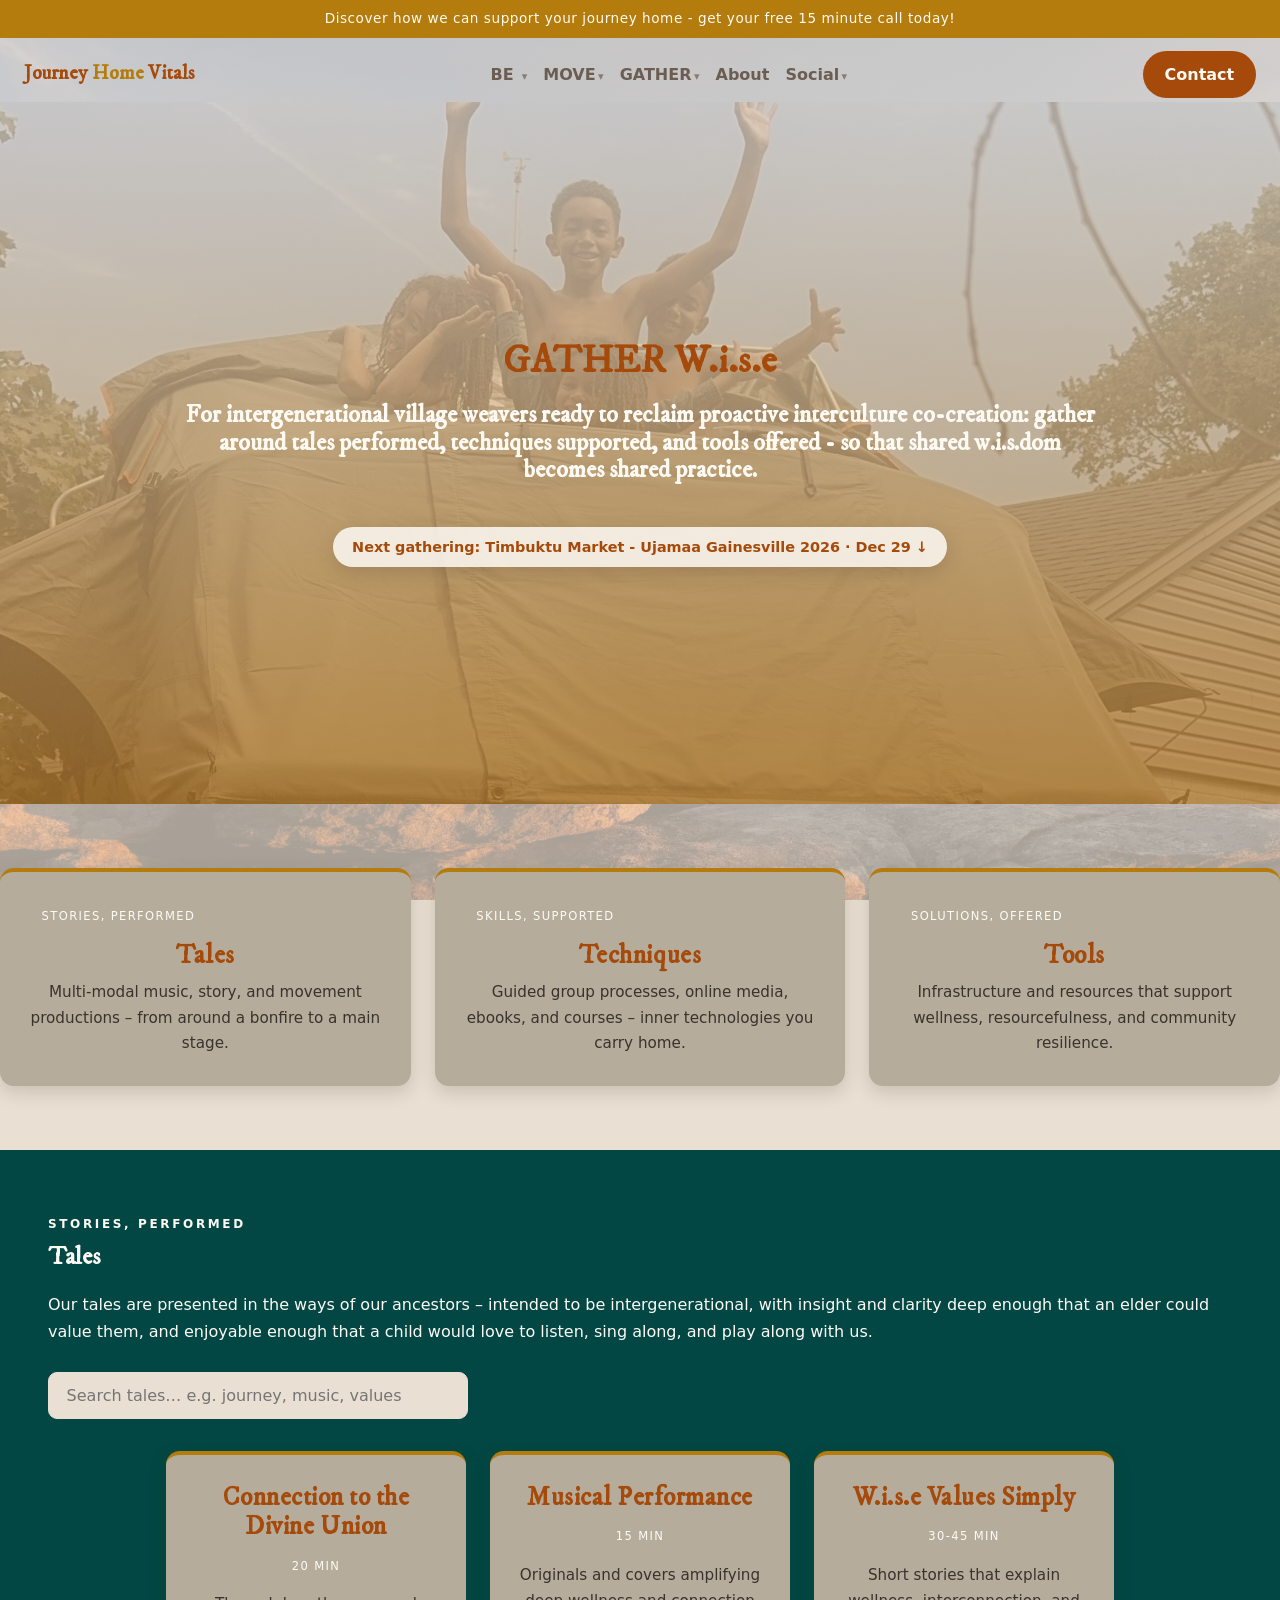
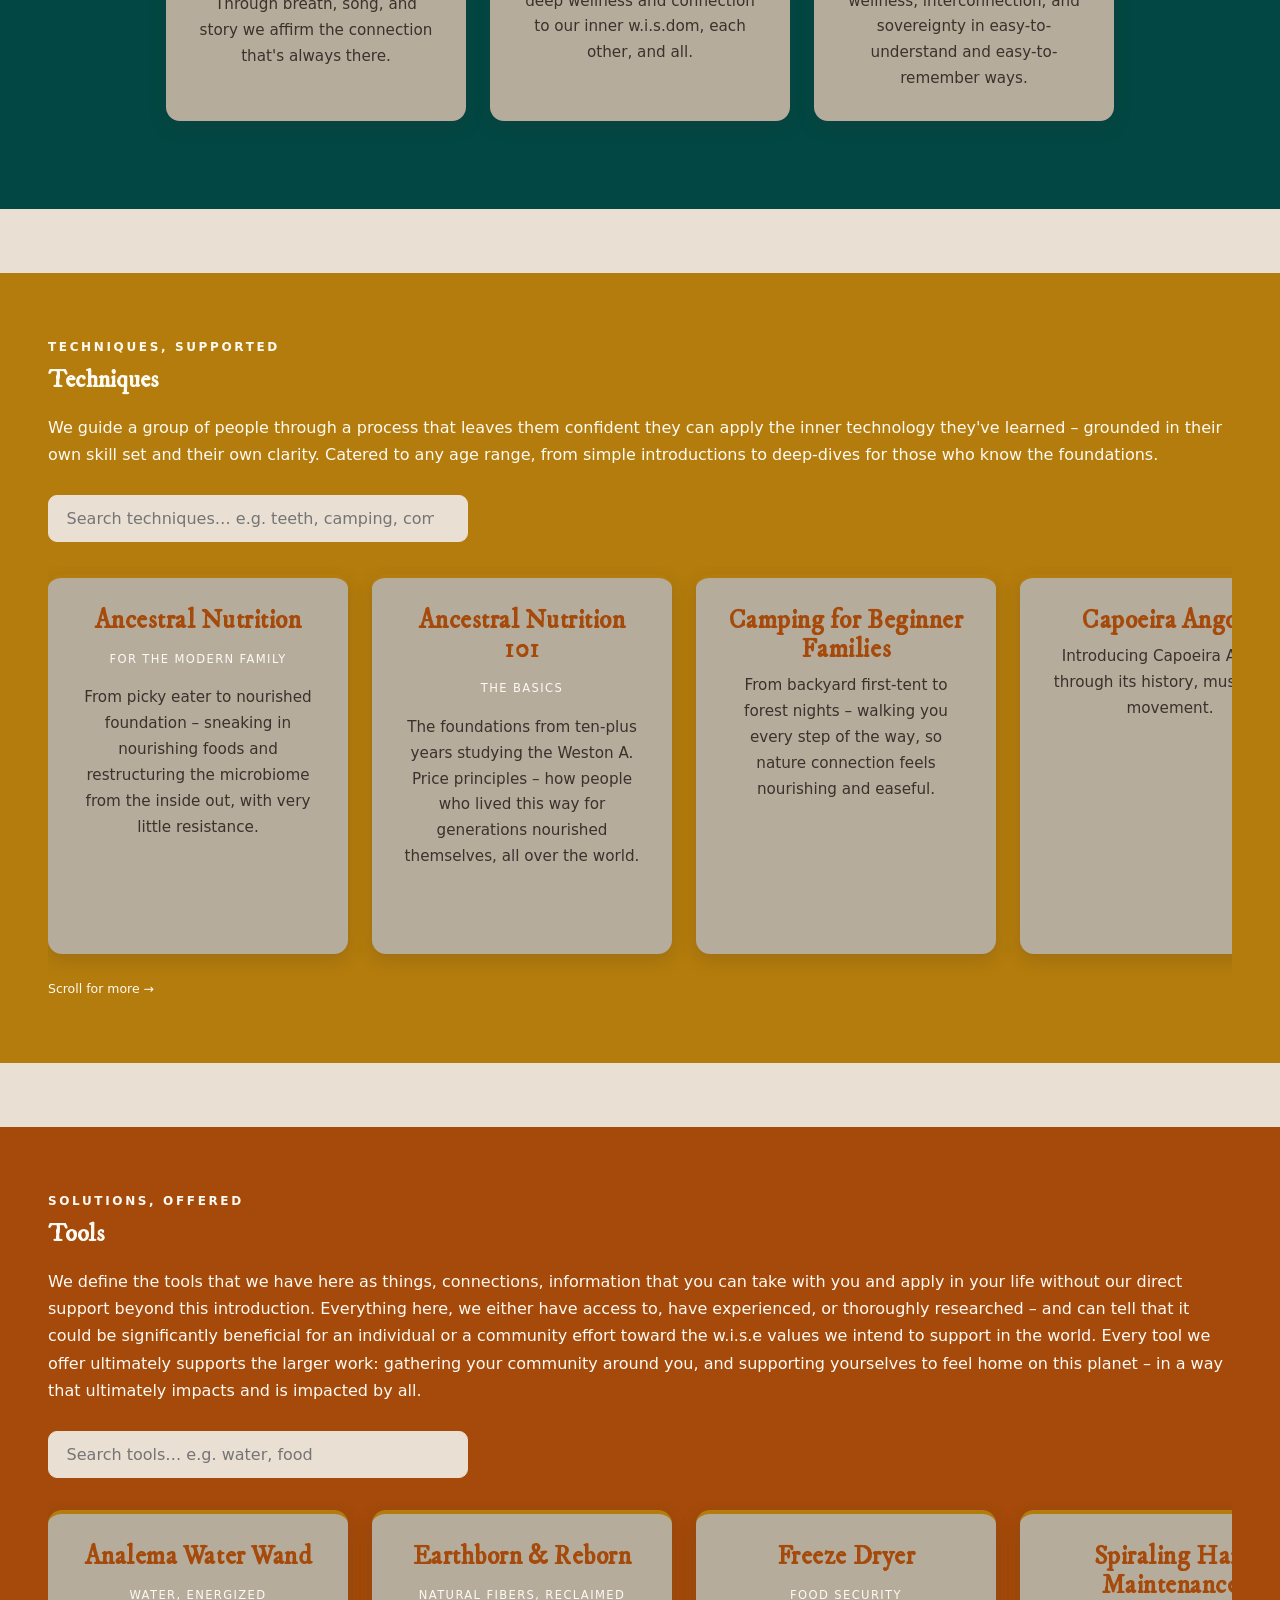
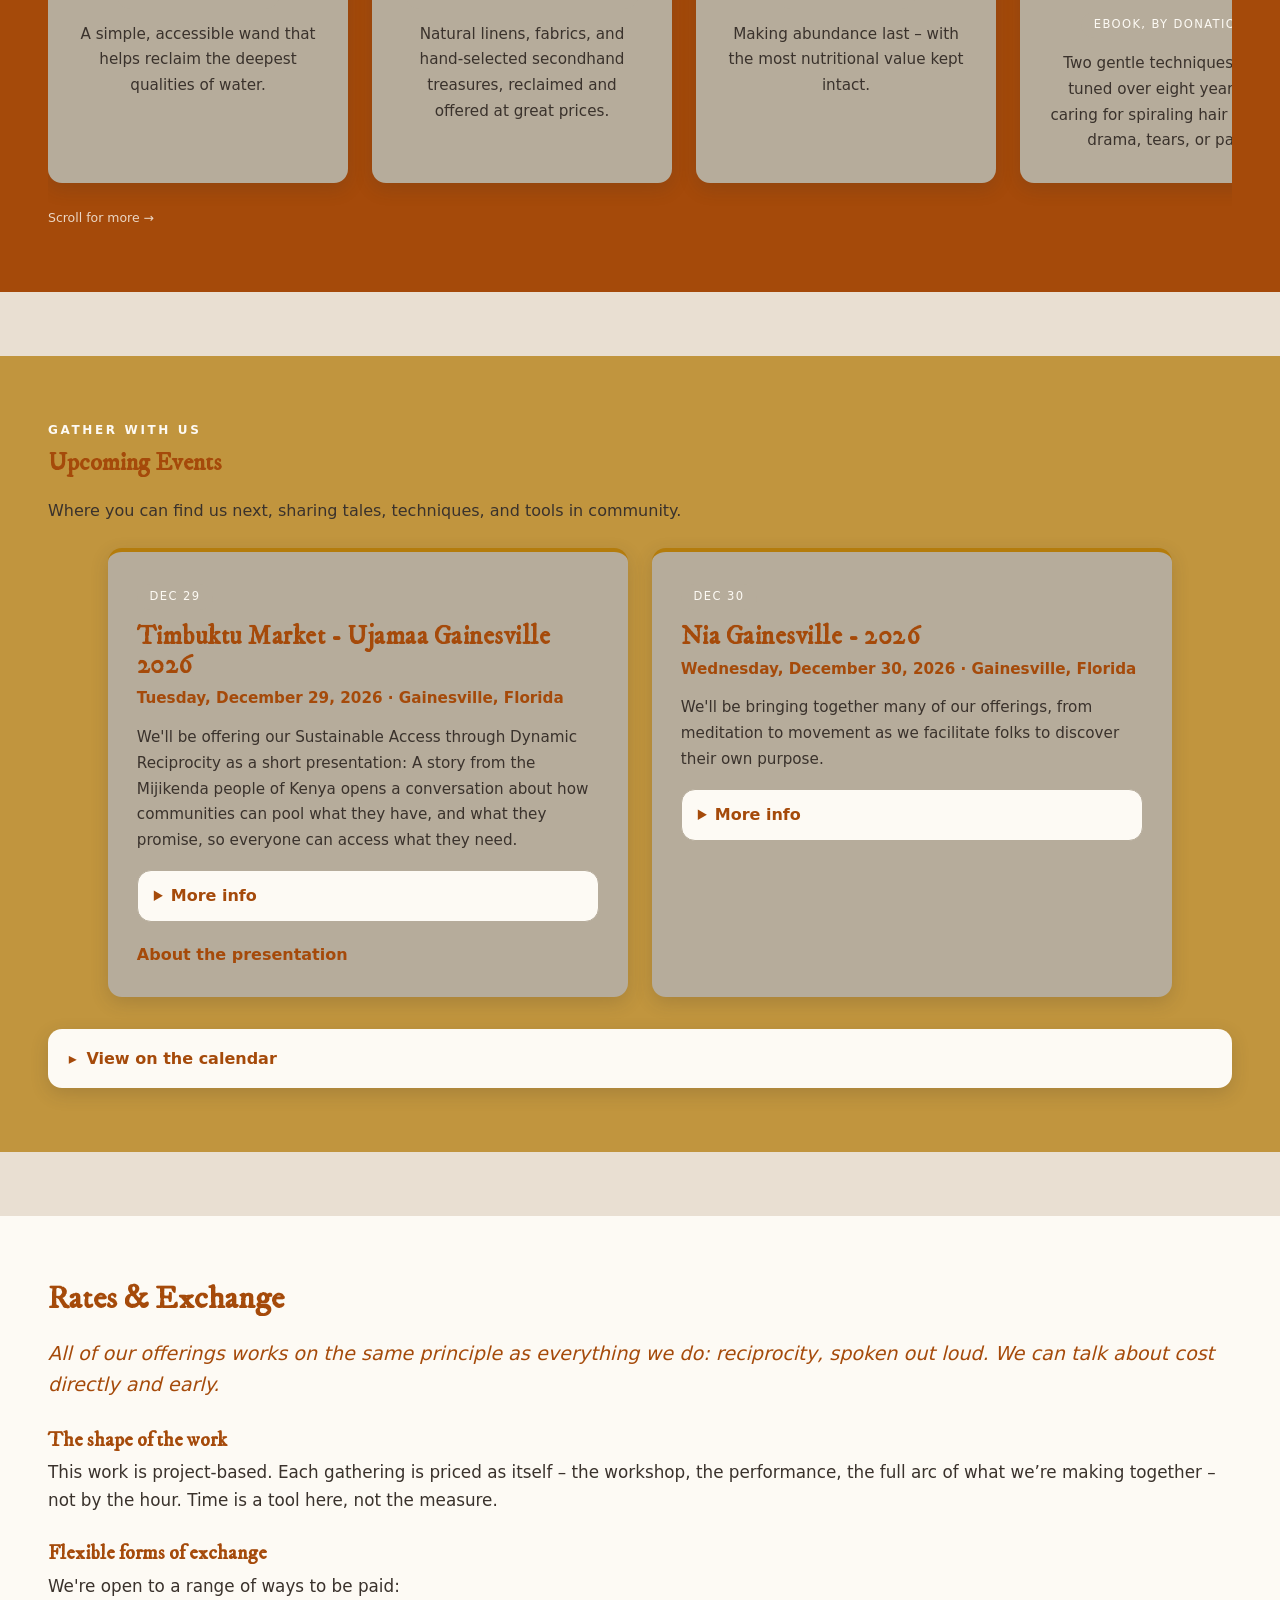
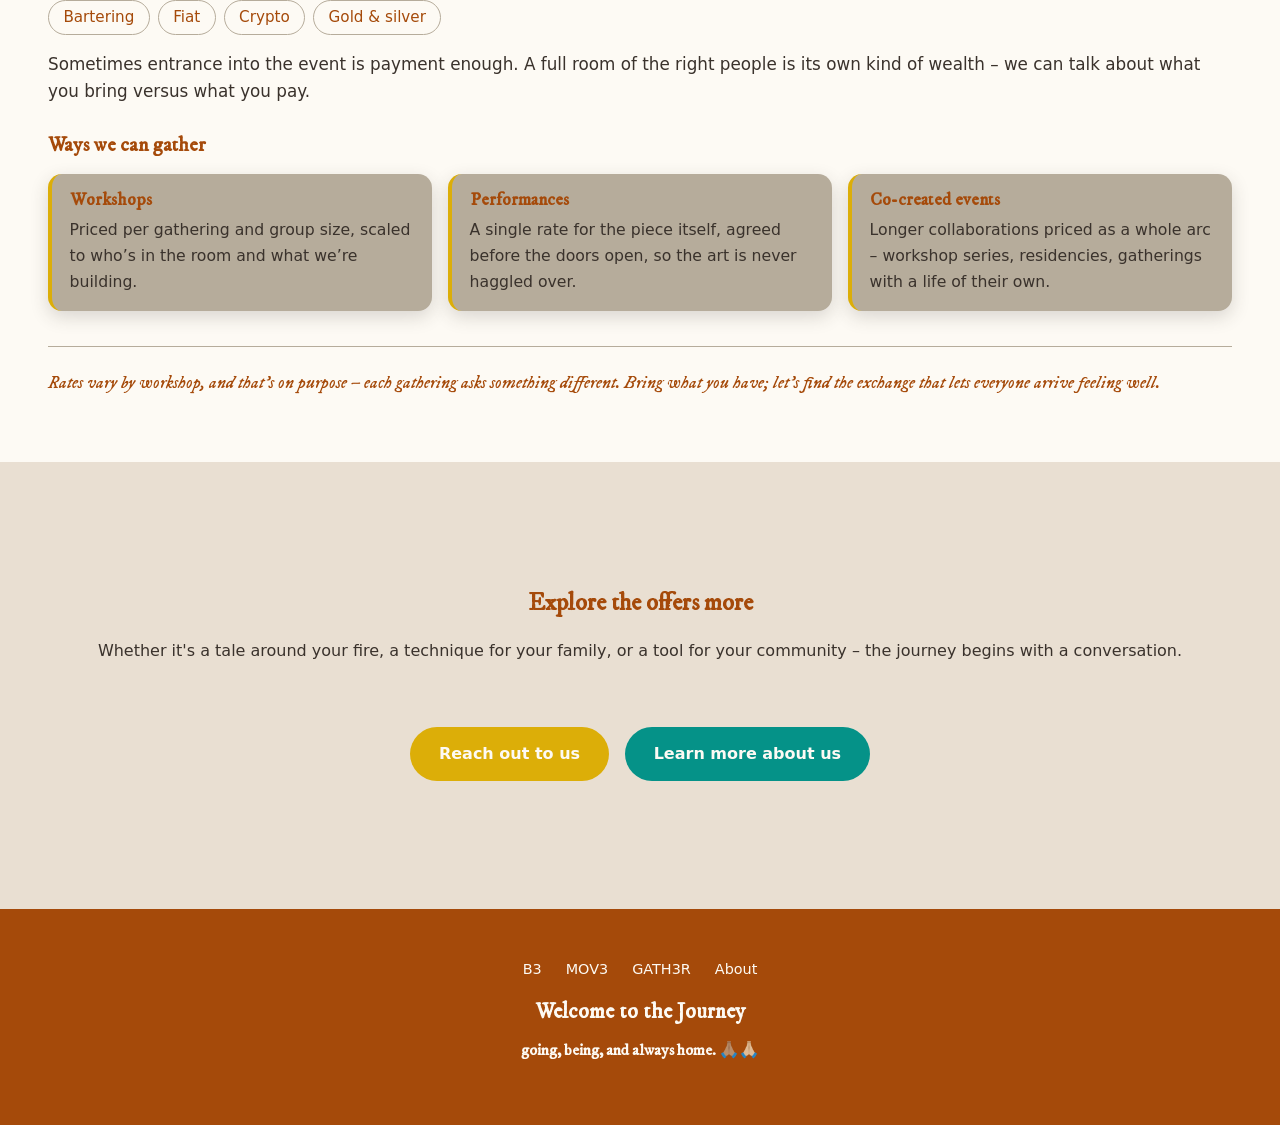
<file: GATHER.html>
<!DOCTYPE html>
<html lang="en">
<head>
  <meta charset="UTF-8">
  <meta name="viewport" content="width=device-width, initial-scale=1.0">
  <title>GATHER – Journey Home Vitals</title>

  <link rel="stylesheet" href="nav.css">
  <link rel="stylesheet" href="style.css">
  <link rel="stylesheet" href="expandable.css">
  <link rel="stylesheet" href="events.css">
  <link rel="stylesheet" href="wellspring.css">
  <link rel="stylesheet" href="wellspring-app.css">
  <link rel="stylesheet" href="wellspring-faq.css">
</head>

<body>
  <div id="header-mount"></div>

  <div class="site">

    <!-- ===== 1. INTRO ===== -->
    <section class="GATHER-lead page" id="intro">
      <div class= "section-inner">
        <h1 class="page-title">GATHER W.i.s.e</h1>
        <h2 class="offerings-title">For intergenerational village weavers ready to reclaim proactive interculture co-creation: gather around tales performed, techniques supported, and tools offered - so that shared w.i.s.dom becomes shared practice.</h2>
        <a class="events-pill" href="#events" data-next-event>Upcoming events ↓</a>
      </div>
    </section>

    <div class="pillar-grid">
      <a class="card reveal" href="#tales">
        <span class="placeholder-chip">Stories, performed</span>
        <div class="card-text">
          <h3>Tales</h3>
          <p>Multi-modal music, story, and movement productions – from around a bonfire to a main stage.</p>
        </div>
      </a>
      <a class="card reveal" href="#techniques">
        <span class="placeholder-chip">Skills, supported</span>
        <div class="card-text">
          <h3>Techniques</h3>
          <p>Guided group processes, online media, ebooks, and courses – inner technologies you carry home.</p>
        </div>
      </a>
      <a class="card reveal" href="#tools">
        <span class="placeholder-chip">Solutions, offered</span>
        <div class="card-text">
          <h3>Tools</h3>
          <p>Infrastructure and resources that support wellness, resourcefulness, and community resilience.</p>
        </div>
      </a>
    </div>

    <!-- ===== 2. TALES ===== -->
    <section class="page expandable sectiondeep" id="tales">
      <div class="section-inner">
        <p class="eyebrow">Stories, performed</p>
        <h2>Tales</h2>

        <p class="lead">Our tales are presented in the ways of our ancestors – intended to be intergenerational, with insight and clarity deep enough that an elder could value them, and enjoyable enough that a child would love to listen, sing along, and play along with us.</p>
        <br>

        <div class="scroll-search">
          <input type="search" class="rail-search" placeholder="Search tales… e.g. journey, music, values" aria-label="Search tales">
        </div>

        <div class="scroll-rail-wrap">
          <div class="scroll-rail">

      

            <a class="card scroll-card" href="#divine-union" data-search="mother womb breath divine union connection">
              <div class="card-text">
                <h3>Connection to the Divine Union</h3>
                <span class="placeholder-chip">20 min</span>
                <p>Through breath, song, and story we affirm the connection that's always there.</p>
              </div>
            </a>

            <a class="card scroll-card" href="#musical-performance" data-search="music covers originals ancestral traditions song">
              <div class="card-text">
                <h3>Musical Performance</h3>
                <span class="placeholder-chip">15 min</span>
                <p>Originals and covers amplifying deep wellness and connection to our inner w.i.s.dom, each other, and all.</p>
              </div>
            </a>

            <a class="card scroll-card" href="#wise-values" data-search="w.i.s.e wise values wisdom wellness interconnection sovereignty stories">
              <div class="card-text">
                <h3>W.i.s.e Values Simply</h3>
                <span class="placeholder-chip">30-45 min</span>
                <p>Short stories that explain wellness, interconnection, and sovereignty in easy-to-understand and easy-to-remember ways.</p>
              </div>
            </a>

          </div>
          <p class="rail-hint">Scroll for more →</p>
          <p class="rail-empty" hidden>No tales match that search.</p>
        </div>

        <!-- Tales panels – fuller descriptions coming soon -->
       

        <div class="detail-panel" id="divine-union" hidden>
          <h3>Connection to the Divine Union</h3>
          <span class="placeholder-chip">20 min</span>
          <p>Through breath, song, and story we affirm the connection that's always there.</p>
          <p class="coming-soon">A fuller description of this tale is coming soon.</p>
        </div>

        <div class="detail-panel" id="musical-performance" hidden>
          <h3>Musical Performance</h3>
          <span class="placeholder-chip">15 min</span>
          <p>Originals and covers amplifying deep wellness and connection to our inner w.i.s.dom, each other, and all.</p>
          <p class="coming-soon">A fuller description of this performance is coming soon.</p>
        </div>

        
      <div class="detail-panel" id="wise-values" hidden>
        <h3>W.i.s.e Values Simply</h3>
        <span class="placeholder-chip">30–45 min</span>
      
        <p>Three multicultural children's stories bring the w.i.s.e values to life in ways that are simple to understand and easy to remember. Each story runs five to ten minutes. Between the stories, we share a little about each principle, how we live it: in how we communicate with each other, in how we relate to the Earth, and ultimately in how we relate to ourselves and the work we are here to do in the world. We also, depending on the time length requested, can facilitate interactive practices to further integrate the ideas.</p>
        <br>
          <p><strong>Wellness:</strong> a Eastern European rural story who moral is in recognizing that wellness is a choice we can make in any moment. 
          <br>We then engage the interactive practice: <strong>The Well Breath:</strong> Together we discover a simple shift in the way we breathe, one that turns an ordinary breath into a deep choice for wellness. Then we feel what happens when we realize that choice is always within reach.</p>
          <p><strong>Interconnection:</strong> a Afro-Indigenous story that anchors the ways everything is connected, even when we would rather not acknowledge it. 
            <br>We then engage the interactive practice: <strong>Hidden Threads:</strong> We take a quiet moment to reflect, and perhaps write down, one connection in our lives we've been overlooking: something we impact, or that impacts us, in a way that makes our wellness harder to reach. Then, as a few of us share, we explore together what happens when we tend that thread in a new way, one that amplifies our felt sense of wellness.</p>
          <p><strong>Sovereignty:</strong> a Southern Black folkstory of how the choice to anchor into our wellness is always ours, no matter what the outside world presents. 
            <br>We then engage the interactive practice: <strong>Hold Your Center:</strong> In pairs, one partner does everything they can to make the other laugh, with silly faces, jokes, and funny stories, while the other stays centered within themselves. Then we feel what happens when we remember that anything coming from outside us, whether laughter, fear, or anger, is ours to choose to engage or let pass.</p>
        <p>Playful enough for the youngest listeners, with roots deep enough for our elders.</p>
      </div>


      </div>
    </section>

    <!-- ===== 3. TECHNIQUES ===== -->
    <section class="page expandable sectionwarm" id="techniques">
      <div class="section-inner">
        <p class="eyebrow">Techniques, supported</p>
        <h2>Techniques</h2>

        <p class="lead">We guide a group of people through a process that leaves them confident they can apply the inner technology they've learned – grounded in their own skill set and their own clarity. Catered to any age range, from simple introductions to deep-dives for those who know the foundations.</p>
        <br>

        <div class="scroll-search">
          <input type="search" class="rail-search" placeholder="Search techniques… e.g. teeth, camping, communication" aria-label="Search techniques">
        </div>

        <div class="scroll-rail-wrap">
          <div class="scroll-rail">

            <a class="card scroll-card" href="#ancestral-nutrition"
               data-search="ancestral nutrition modern family picky eater microbiome">
              <div class="card-text">
                <h3>Ancestral Nutrition</h3>
                <span class="placeholder-chip">For the modern family</span>
                <p>From picky eater to nourished foundation – sneaking in nourishing foods and restructuring the microbiome from the inside out, with very little resistance.</p>
              </div>
            </a>

            <a class="card scroll-card" href="#ancestral-nutrition-101"
               data-search="ancestral nutrition 101 basics weston price foundation principles">
              <div class="card-text">
                <h3>Ancestral Nutrition 101</h3>
                <span class="placeholder-chip">The basics</span>
                <p>The foundations from ten-plus years studying the Weston A. Price principles – how people who lived this way for generations nourished themselves, all over the world.</p>
              </div>
            </a>

            <a class="card scroll-card" href="#camping-families"
               data-search="camping beginner families first trip tent backyard forest">
              <div class="card-text">
                <h3>Camping for Beginner Families</h3>
                <p>From backyard first-tent to forest nights – walking you every step of the way, so nature connection feels nourishing and easeful.</p>
              </div>
            </a>

            <a class="card scroll-card" href="#capoeira-angola"
               data-search="capoeira angola history music movement martial art dance">
              <div class="card-text">
                <h3>Capoeira Angola</h3>
                <p>Introducing Capoeira Angola through its history, music, and movement.</p>
              </div>
            </a>

            <a class="card scroll-card" href="#earth-skills"
               data-search="earth skills natural incense harvesting bundling palmetto weaving wild herb foraging walks">
              <div class="card-text">
                <h3>Earth Skills</h3>
                <p>Natural incense harvesting and bundling, palmetto weaving, and wild herb foraging walks.</p>
              </div>
            </a>

            <a class="card scroll-card" href="#space-maintenance"
               data-search="life skills space maintenance cleaning non-toxic">
              <div class="card-text">
                <h3>Space Maintenance</h3>
                <p>Simple, inexpensive, non-toxic methods of cleaning and maintaining one's living space – ever increasingly sovereign.</p>
              </div>
            </a>

            <a class="card scroll-card" href="#dynamic-reciprocity"
   data-search="sustainable access dynamic reciprocity commitment pooling credit debt barter exchange community currency mijikenda kenya magic pot soup story cryptocurrency cosmo local map event credits work trade transparent funds">
  <div class="card-text">
    <h3>Sustainable Access through Dynamic Reciprocity</h3>
    <span class="placeholder-chip">10 min – 1 hour</span>
    <p>A story from the Mijikenda people of Kenya opens a conversation about how communities can pool what they have, and what they promise, so everyone can access what they need.</p>
  </div>
</a>

            <a class="card scroll-card" href="#teeth-wellness"
               data-search="teeth wellness remineralize fluoride decay dentistry weston price">
              <div class="card-text">
                <h3>Teeth Wellness</h3>
                <p>Transitioning from toxin-laden fluoride to re-mineralizing teeth in simple ways – what we've lived, learned, and continue to study.</p>
              </div>
            </a>

            <a class="card scroll-card" href="#wise-communications"
            data-search="w.i.s.e wise wisdom w.i.s.dom communications communication speaking listening conflict power with felt sense definitions wellness interconnection sovereignty stories game same word different worlds">
            <div class="card-text">
            <h3>W.i.s.e Communications</h3>
            <span class="placeholder-chip">From who's right to what's whole</span>
             <p>Our challenges aren't technical. Together we learn to speak from wholeness and inner guidance, so we can co-create the world we know is possible.</p>
            </div>
</a>


          </div>
          <p class="rail-hint">Scroll for more →</p>
          <p class="rail-empty" hidden>No techniques match that search.</p>
        </div>

        <!-- Techniques panels -->
        <div class="detail-panel" id="ancestral-nutrition" hidden>
          <h3>Ancestral Nutrition – for the modern family</h3>
          <p>Here we share the techniques we've utilized as a family to nourish our children – from picky eater to much less picky – restructuring the microbiome from the inside out with very little resistance. No matter who we're feeding, we know how to not only sneak nourishing foods in, but to build a deeply nourishing foundation that lasts.</p>
        </div>

        <div class="detail-panel" id="ancestral-nutrition-101" hidden>
          <h3>Ancestral Nutrition 101 – the basics</h3>
          <p>Here we share all that we've learned through studying with the Weston A. Price Foundation over the last ten to twenty years – understanding how our ancestors and the ones who lived on the Earth nourished themselves all over the world, and the basic principles they all share. This is one of the purest methods of science there is: studying people who have lived this way for generations, and witnessing what happens when one of them changes – not just one people, but many, all over the world.</p>
        </div>

        <div class="detail-panel" id="camping-families" hidden>
          <h3>Camping for Beginner Families</h3>
          <p>We have many friends that we have taken on their first camping trip – whether meeting them in the forest or simply joining them in their backyard with an extra tent and a smiling face. We love to help people have nourishing, easeful, even deep experiences connecting with their capacity to connect with nature, no matter where they are – from setting up your tent, to the systems you can utilize to be comfortable through the night, to how to nourish yourself rising from the experience, and all the many things in between.</p>
        </div>

        <div class="detail-panel" id="capoeira-angola" hidden>
          <h3>Capoeira Angola</h3>
          <p>An introduction to Capoeira Angola through its history, music, and movement – a living tradition carried for generations.</p>
          <br>
          <div class="container split split--narrow">
            <img src="/images/CapoieraSunset.jpg" alt="Capoeira at Sunset">
            <div class="stack">
              <p>What other art form or practice do you know of that combines martial art, dance, music, poetry, healing, ritual, folklore, acrobatics, improvisation, strategy, bio-mimicry, intercultural connection, and spirituality; and is even inclusive to anyone regardless of age, ethnicity, religion, or identity?! This is the beauty of Capoeira Angola, the Afro-Brazilian freedom fighting art form that was and is still used to this day to liberate and empower the bodies, minds, spirits, and communities of its practitioners from oppression and struggle. You will often see its practitioners full of joy, smiles, and laughter, and among them, the art is called a "jogo" or game, where Capoeira is played.</p>
            </div>
          </div>
          <br>
          <p>Lev has been a devoted practitioner of the art for over a decade primarily as a student of Mestre Cobra Mansa, as well as other teachers along the way most notably Ras Tre Subira, Mastre Skher Brown, and ContraMestre Stefan Bonitz. During that time, Lev has taught and worked with Baltimore City Youth, performed with the Dancing Warriors, a Capoeira Edu-tainment Group at Baltimore City Schools, and is raising his own children with Capoeira Angola as a way of life. Workshops are customized to the group, taking age and experience level into account and invite the participants in to a new world in which they can explore a new way of moving their bodies, connecting with friends, and a cultural richness that transcends language barriers and body types.</p>
          <p>Book a Capoeira Angola Experience for a memorable one of a kind taste of this rich cultural art that will leave you feeling connected, empowered, and enlivened to yourselves, to each other, and to nature itself.</p>
        </div>

        <div class="detail-panel" id="earth-skills" hidden>
          <h3>Earth Skills</h3>
          <p><strong>Natural incense harvesting and bundling:</strong> to walk around the forest and not only see what can be used for food or tools, but to see the potential of something to be burned – and to find plants you can turn into cordage to bundle your incense. From the moments where there's a smell we don't like, to the moments we want to bring in a smell we do – the smoke is a powerful tool, and knowing how to make fragrant wreaths from the Earth around you is a really powerful skill to have.</p>
          <p><strong>Palmetto weaving:</strong> a skill you can find in many situations, not just with palmetto fronds but with any plant that grows a certain way – weaving baskets, hats, and mats.</p>
          <p><strong>Wild herb foraging walks:</strong> we love to learn the land, the green allies that nourish us and give us what we need throughout the day – an experiential walk discovering what's in the environment we're sharing, even using some of these herbs in teas and meals in the moment.</p>
        </div>

        <div class="detail-panel" id="space-maintenance" hidden>
          <h3>Space Maintenance</h3>
          <p>Simple methods of cleaning and maintaining one's living space that are inexpensive, non-toxic, and ever increasingly more sovereign.</p>
          <p class="coming-soon">A fuller description is coming soon.</p>
        </div>

       
        <div class="detail-panel" id="dynamic-reciprocity" hidden>
  <h3>Sustainable Access through Dynamic Reciprocity</h3>
  <span class="placeholder-chip">10 min – 1 hour, interactive</span>
 
  <p>What if access to what we need didn't depend on how much money we have, but on the agreements we make with each other? This offering explores how communities have always created abundance together, and how we can do it again today, in ways that fit our lives and our gatherings.</p>
  <br>
  <h4>The story: Magic Coin Soup</h4>
  <p>We begin with a short story rooted in the Mijikenda people of Kenya, about a community that discovers how much becomes possible when each person brings what they can to the pot.</p>
  <br>
  <h4>The roots: commitment pooling</h4>
  <p>From there, we explore the history of commitment pooling: credit and debt systems built on the agreements of the community itself. Instead of bartering one-on-one, people exchange with the group. And what they bring can be physical goods in the moment, skills and services, or promises for the future, so needs can be met from many different angles.</p>
  <br>
  <h4>In the real world</h4>
  <p>In the longer version of this offering, we walk through ways this is already happening today:</p>
  <p><strong>Community currencies:</strong> using cryptocurrency and digital ledgers to hold a community's commitments in a way that's transparent and shared.</p>
  <p><strong>Cosmo Local mapping:</strong> a simple map of the offers people have in an area, so neighbors can see at a glance what's available and who to connect with.</p>
  <p><strong>Event-based credit systems:</strong> organizing around a single event, making its funds transparent, and making it clear what's needed, what's being asked for, and what each person has contributed, so everyone can find their own way to access the gathering.</p>
  <br>
  <h4>Brainstorm together</h4>
  <p>With time allowing, we brainstorm with a few participants on how these approaches could best serve their own communities or events, turning the ideas into first steps they can take home.</p>
  <br>
  <p>Catered to any age range, from a simple story for families to a deep-dive for organizers and event hosts.</p>
</div>

        <div class="detail-panel" id="teeth-wellness" hidden>
          <h3>Teeth Wellness</h3>
          <p>Through many hard lessons and some deeply celebrated successes, we have realized how to begin transitioning from toxic-laden fluoride and misunderstanding around nutrition to re-mineralizing our teeth in simple ways with tools we can have on hand. We're not acting like we know everything – but we have gone through the trenches and come out having re-mineralized, paused decay, and witnessed it not returning. We continue to study with the dentists and wise people carrying forward the work of Weston Price, and we can teach you what we have learned.</p>
        </div>

        <div class="detail-panel" id="wise-communications" hidden>
          <h3>W.i.s.e Communications</h3>
          <span class="placeholder-chip">From who's right to what's whole</span>
        
          <p>As a species, our deepest problems are not technical. We already have the solutions for all of us to live in w.i.s.dom (wellness, interconnection, and sovereignty); for us all to live in symbiotic abundance with the Earth. In that world, everyone could have access to what they need and symbiotically want, free of debt and free of coercion. What holds us back is how hard it can be to work together toward the more beautiful world we know is possible. This offering is about that missing piece: how we speak, listen, and co-create together.</p>
        <br>
          <h4>How we got here</h4>
          <p>We look at a bit of our journey as a species, a soft overarching pattern based around <a href="https://link.amazon/B08UdwBFh"> Riane Eisler's the Chalice and the Blade </a>. We trace how we came to spend so much energy arguing over who is right and who is wrong as if any of us have the "objectively true" definition for any abstraction.</p>
        <br>
          <h4>The next step</h4>
          <p>We consciously step out of this arguing over abstractions together and into our capacity of speaking from wholeness and inner guidance, oriented by a felt sense of wellness in the body. We soften our definitions, honoring that each of us has the sovereign capacity to define things differently. While also activating our exploration of holding this wellness orientation and sovereign capacities while also acknowledging the ways we ceaselessly impact each other. We explore all of this through the lens of the foundational values of w.i.s.dom. (wellness, interconnection, and sovereignty)</p>
          <br>
          <h4><a href="#wise-values">Stories of the w.i.s.e values</a></h4>
          <p>Depending on the length of the session, we share multi-cultural short stories that bring these w.i.s.e ideas to life and make them easier to integrate.</p>
          <p><strong>Wellness:</strong> a Eastern European rural story whose moral is in recognizing that wellness is a choice we can make in any moment. 
          <br>We then engage the interactive practice: <strong>The Well Breath:</strong> Together we discover a simple shift in the way we breathe, one that turns an ordinary breath into a deep choice for wellness. Then we feel what happens when we realize that choice is always within reach.</p>
          <p><strong>Interconnection:</strong> a Afro-Indigenous story that deeply and comically anchors the way everything is connected, even when we would rather not acknowledge it. 
            <br>We then engage the interactive practice: <strong>Hidden Threads:</strong> We take a quiet moment to reflect, and perhaps write down, one connection in our lives we've been overlooking: something we impact, or that impacts us, in a way that makes our wellness harder to reach. Then, as a few of us share, we explore together what happens when we tend that thread in a new way, one that amplifies our felt sense of wellness.</p>
          <p><strong>Sovereignty:</strong> a Southern Black folkstory that shares how the choice to anchor into our wellness is always ours, no matter what the outside world presents. 
            <br>We then engage the interactive practice: <strong>Hold Your Center:</strong> In pairs, one partner does everything they can to make the other laugh, with silly faces, jokes, and funny stories, while the other stays centered within themselves. Then we feel what happens when we remember that anything coming from outside us, whether laughter, fear, or anger, is ours to choose to engage or let pass.</p>
        <br>
          <h4>W.i.s.dom in action</h4>
          <p>We reflect on power-over dynamics and the roles of victim, villain, and vindicator. Then we explore power-with dynamics, which honor the w.i.s.e, creative source spark within each of us that moves either through us, as us, or by us. From there we hold space for folks to optionally share any conflicts they've had recently and we reflect together how it can be analyzed in the power-over context and transformed in the power-with one.</p>
          <br>
          
          <h4>In our family</h4>
          <p>We also share how we apply these techniques at home, in our relational dynamics as a couple and with our children. We offer some of the ways we attempt to engage with our children from this alternative approach: asking how they define things rather than defining things for them, honoring all of our sovereignty and seeking and offering requests instead of demands, and meeting conflict from power-with rather than power-over. And we share the results we've observed along the way, as we and our children grow in their own w.i.s.dom and in all of our capacity to communicate it with others.</p>
    <br>
          <h4>The culmination: The Wellspring Relay</h4>
          <p>A relay race with a twist. Each person moves at whatever pace feels well for them in that moment, whether walking, skipping, running, even crawling. The only 3 rules are: 1, once the mover establishes his or her gait she or he needs to try and keep it for the entire section until he or she passes the token to the next teammate - who can only begin once it's in his or her hand. The second rule is that the next teammate can't do the same gait as the person before him or her. The third rule is that teammates must cheer each other on in a new way: instead of urging each other faster, we reflect what we see, like "Wow, I see you moving in this way!" "Is that what your wellness looks like?" And at the end comes a reflection on each participants experiences in the different roles in relationship to themselves and their teammates and what it really means to win.</p>
        <br>
        <br>
          <p>Catered to any age range, from a simple introduction to a deep-dive for those who know the foundations.</p>
        </div>

        

      </div>
    </section>

    <!-- ===== 4. TOOLS ===== -->
    <section class="page expandable sectionstrong" id="tools">
      <div class="section-inner">
        <p class="eyebrow">Solutions, offered</p>
        <h2>Tools</h2>

        <p class="lead">We define the tools that we have here as things, connections, information that you can take with you and apply in your life without our direct support beyond this introduction. Everything here, we either have access to, have experienced, or thoroughly researched – and can tell that it could be significantly beneficial for an individual or a community effort toward the w.i.s.e values we intend to support in the world. Every tool we offer ultimately supports the larger work: gathering your community around you, and supporting yourselves to feel home on this planet – in a way that ultimately impacts and is impacted by all.</p>
        <br>

        <div class="scroll-search">
          <input type="search" class="rail-search" placeholder="Search tools… e.g. water, food" aria-label="Search tools">
        </div>

        <div class="scroll-rail-wrap">
          <div class="scroll-rail">

          

            <a class="card scroll-card" href="#analema-water-wand"
               data-search="analema water wand structured water energy science">
              <div class="card-text">
                <h3>Analema Water Wand</h3>
                <span class="placeholder-chip">Water, energized</span>
                <p>A simple, accessible wand that helps reclaim the deepest qualities of water.</p>
              </div>
            </a>
            
            <a class="card scroll-card" href="#earthborn-reborn"
              data-search="earthborn reborn clothing earth linen linens fabric fabrics natural fibers secondhand thrift vintage boutique vending reclaimed recycled colors wardrobe">
              <div class="card-text">
                <h3>Earthborn &amp; Reborn</h3>
                <span class="placeholder-chip">Natural fibers, reclaimed</span>
                <p>Natural linens, fabrics, and hand-selected secondhand treasures, reclaimed and offered at great prices.</p>
              </div>
            </a>
  <a class="card scroll-card" href="#freeze-dryer"
               data-search="freeze dryer food preservation security abundance nutrition storage">
              <div class="card-text">
                <h3>Freeze Dryer</h3>
                <span class="placeholder-chip">Food security</span>
                <p>Making abundance last – with the most nutritional value kept intact.</p>
              </div>
            </a>
          <a class="card scroll-card" href="#spiraling-hair"
   data-search="spiraling hair maintenance natural hair curly coily ebook book donation life skills">
  <div class="card-text">
    <h3>Spiraling Hair Maintenance</h3>
    <span class="placeholder-chip">Ebook, by donation</span>
    <p>Two gentle techniques, fine-tuned over eight years, for caring for spiraling hair without drama, tears, or pain.</p>
  </div>
</a>
                 <a class="card scroll-card" href="#spring-of-many-waters"
   data-search="spring of many waters tyent ionizer gather well body space wallet community cleaning sanitizing hydration detox first aid cooking resilience">
  <div class="card-text">
    <h3>The Spring of Many Waters</h3>
    <span class="placeholder-chip">Water, evolved</span>
    <p>Water with 100+ uses for your body, your space, your wallet, and your community, all from a single source.</p>
  </div>
</a>

          </div>
          <p class="rail-hint">Scroll for more →</p>
          <p class="rail-empty" hidden>No tools match that search.</p>
        </div>

        <!-- Tools panels -->
       <div class="detail-panel" id="spiraling-hair" hidden>
  <h3>Spiraling Hair Maintenance</h3>
  <span class="placeholder-chip">Ebook, by donation</span>

  <div class="split split--narrow">
    <img src="/images/FreeingStyles.jpg" alt="Cover of the Spiraling Hair Maintenance ebook">
    <div>
      <p>In the ebook Freeing Styles for Spiraling Hair, we share two techniques Ife has fine-tuned over the last eight years for caring for spiraling hair in a way that is gentle, easeful, and light. No drama, no tears, no pain: just a simple rhythm that supports freedom and play, for the little ones and the grown ones alike.</p>
      <br>
      <p>The ebook is offered by donation, so you can give what feels right for you.</p>
    </div>
  </div>
  <br>
  <h4>How to receive it</h4>
  <p>If this resonates with you, send us a message through our <a href="index.html#connect">contact form</a> and let us know you'd like the Spiraling Hair Maintenance ebook. We'll send it your way.</p>

  <div class="cta-row">
    <a class="btn-primary" href="index.html#connect">Request the ebook</a>
  </div>
</div>

<div class="detail-panel" id="spring-of-many-waters" hidden>
  <h3>Spring of Many Waters</h3>
  <span class="placeholder-chip">Don't sleep on this!</span>
 
  <p>This is a water technology that does something most people have never seen water do. It transforms water into something with over 100 significant uses for the body (internally and topically) and the space – supporting cleaning, sanitizing, hydration, detoxing, first aid, cooking, and so much more!</p>
<br>
  <p>Throughout our entire journey as a species we gathered by the water. It's time to bring the wellspring into the modern world – water that supports your body, your spaces, your wallet, and your community. All from a single source.</p>
 
  <!-- Four dimensions -->
  <h4>Four dimensions of impact</h4>
  <div class="ws-grid ws-grid--four">
    <div class="ws-tile">
      <span class="ws-icon" aria-hidden="true">🫀</span>
      <h5>The Body</h5>
      <p>Antioxidant-rich, deeply hydrating at a cellular level, mineralizing, neuroprotective, anti-inflammatory, and skin-supporting – internally and topically.</p>
      <p class="ws-stat"><strong>100+</strong> documented product replacements</p>
    </div>
    <div class="ws-tile">
      <span class="ws-icon" aria-hidden="true">🛖</span>
      <h5>The Space</h5>
      <p>Sanitizes better than bleach with no fumes, no residue, no toxicity. Safe for children, pets, food surfaces, and anyone with chemical sensitivity.</p>
      <p class="ws-stat"><strong>80-100x</strong> more effective than bleach at pH 2.5</p>
    </div>
    <div class="ws-tile">
      <span class="ws-icon" aria-hidden="true">💰</span>
      <h5>The Wallet</h5>
      <p>Replaces over 100 products households and businesses buy separately – cleaning supplies, bottled water, skincare, first aid, and more.</p>
      <p class="ws-stat"><strong>$14K</strong> average household savings per year</p>
    </div>
    <div class="ws-tile">
      <span class="ws-icon" aria-hidden="true">🌊</span>
      <h5>The Community</h5>
      <p>Creates a consistent reason to return. A person, present, in a space they trust – 30–60 uninterrupted seconds, every visit. The oldest human behavior, modernized.</p>
      <p class="ws-stat"><strong>$0</strong> ad spend required</p>
    </div>
  </div>
 
  <!-- Go deeper -->
  <h4>Go deeper: everything you need to know</h4>
  <p>Explore the full library of uses, review the science behind the claims, or check out our frequently asked questions.</p>
 
 <details class="deep-dive">
  <summary>💧 100+ Uses &amp; the Science Behind the Claims</summary>
 
  <div id="wsApp" class="ws-app">
    <div class="disclaimer-bar">
      <svg width="14" height="14" viewBox="0 0 24 24" fill="none" stroke="currentColor" stroke-width="2"><circle cx="12" cy="12" r="10"/><path d="M12 16v-4M12 8h.01"/></svg>
      Tyent water ionizers are capable of producing quality ionized alkaline and acidic water. The FDA has not evaluated or approved ionized water for the treatment of any disease or health condition. Benefits listed are reported by customers using ionized water on a regular basis.
    </div>
 
    <div class="header">
      <div class="brand">
        <div class="brand-name">Wellspring Infrastructure Uses & Claims</div>
      </div>
      <div class="header-right">
        <div class="header-stats">
          <div class="hstat"><span class="hstat-num">116</span><span class="hstat-label">uses</span></div>
          <div class="hstat"><span class="hstat-num">46</span><span class="hstat-label">claims</span></div>
          <div class="hstat"><span class="hstat-num">6</span><span class="hstat-label">pH levels</span></div>
        </div>
      </div>
    </div>
 
    <div class="search-bar-wrap">
      <div class="search-inner">
        <svg class="search-icon" width="14" height="14" viewBox="0 0 24 24" fill="none" stroke="currentColor" stroke-width="2"><circle cx="11" cy="11" r="8"/><path d="m21 21-4.35-4.35"/></svg>
        <input type="text" id="mainSearch" placeholder="Search across all 116 uses, 46 claims, and 8 protocols…">
      </div>
    </div>
 
    <div id="searchResultsWrap" class="search-results-wrap" style="display:none">
      <div class="search-section" id="srUsesSection">
        <div class="search-group-label">Uses <span id="srUsesCount"></span></div>
        <div class="cards-grid" id="srUsesGrid"></div>
      </div>
      <div class="search-section" id="srClaimsSection">
        <div class="search-group-label">Claims <span id="srClaimsCount"></span></div>
        <div id="srClaimsGrid"></div>
      </div>
      <div class="search-section" id="srProtosSection">
        <div class="search-group-label">Protocols <span id="srProtosCount"></span></div>
        <div id="srProtosGrid"></div>
      </div>
    </div>
 
    <div class="app-body" id="normalView">
      <div class="sidebar" id="sidebarEl">
        <div class="filter-group" id="phFilterGroup">
          <div class="filter-label">pH Level</div>
          <div class="chips" id="phChips">
            <span class="chip active" data-f="ph" data-v="all">All</span>
            <span class="chip" data-f="ph" data-v="2.5"  style="color:#7A2828">pH 2.5 HOCl</span>
            <span class="chip" data-f="ph" data-v="5.5"  style="color:#8A3E2E">pH 5.5</span>
            <span class="chip" data-f="ph" data-v="7.0"  style="color:#2E6B38">pH 7.0</span>
            <span class="chip" data-f="ph" data-v="8.0"  style="color:#2E6B50">pH 8.0</span>
            <span class="chip" data-f="ph" data-v="9.5"  style="color:#2E5F8A">pH 9.5</span>
            <span class="chip" data-f="ph" data-v="11+"  style="color:#5E4A8A">pH 11+</span>
          </div>
        </div>
        <div class="filter-group" id="catFilterGroup">
          <div class="filter-label">Category</div>
          <div class="chips" id="catChips">
            <span class="chip active" data-f="cat" data-v="all">All</span>
          </div>
        </div>
      </div>
 
      <div class="main" id="mainEl">
        <div class="top-tabs">
          <button class="top-tab active" data-tab="uses">Uses <span class="tab-badge" id="usesTabBadge">116</span></button>
          <button class="top-tab" data-tab="claims">Claims <span class="tab-badge" id="claimsTabBadge">46</span></button>
          <button class="top-tab" data-tab="protocols">Protocols <span class="tab-badge">8</span></button>
          <button class="top-tab" data-tab="studies">Research <span class="tab-badge">3,000+</span></button>
        </div>
 
        <div id="usesView">
          <div class="results-meta" id="resultsMeta">Showing all 115 uses</div>
          <div class="cards-grid" id="cardsGrid"></div>
        </div>
 
        <div id="claimsView" style="display:none">
          <div class="claims-cat-nav" id="catNav"></div>
          <div class="results-meta" id="claimsResultsMeta"></div>
          <div id="claimsGrid"></div>
        </div>
 
        <div id="studiesView" style="display:none"></div>
 
        <div id="protocolsView" style="display:none">
          <div class="results-meta" id="protosResultsMeta"></div>
          <div id="protosGrid"></div>
        </div>
      </div>
    </div>
  </div>
</details>
 <details class="deep-dive">
  <summary>🤨 Frequently Asked Questions</summary>
  <div id="wsFaq"></div>
</details>
 
 
  <!-- The machines -->
  <h4>The machines behind it all: Tyent Water Ionizers</h4>
  <img class="ws-img" src="/images/TyentMachines.png" alt="Tyent machines lineup">
  <div class="ws-grid ws-grid--four">
    <div class="ws-tile">
      <h5>Performance</h5>
      <p>Highest available wattage. Largest electrodes in the industry. Advanced SMPS power – efficient, consistent, long-lasting ionization.</p>
    </div>
    <div class="ws-tile">
      <h5>Ease of Use</h5>
      <p>Unique smartphone-like one-touch operation. Advanced computerized control. Simpler to adjust than any other water ionizer on the market.</p>
    </div>
    <div class="ws-tile">
      <h5>Quality</h5>
      <p>Unsurpassed build quality. Best-performing ionizers available. Customers will not find higher quality or better performance elsewhere.</p>
    </div>
    <div class="ws-tile">
      <h5>Lifetime Warranty</h5>
      <p>No time limit. No fine print. No labor cost. If it needs repair, it is covered. That is not a selling point – it is a statement of confidence in the product.</p>
    </div>
  </div>
 
  <div class="ws-grid ws-grid--three ws-stats">
    <div><strong>100+</strong><span>Documented variety of uses for health, sanitation, cosmetics, first aid, low-tox living &amp; more</span></div>
    <div><strong>$14K–150K</strong><span>Estimated annual savings per household depending on usage</span></div>
    <div><strong>80–100x</strong><span>More effective than bleach at pH 2.5 – proven by peer-reviewed science</span></div>
  </div>
 
  <blockquote>"Buy Once. Buy Right. Buy Tyent."</blockquote>
 
  <!-- One big difference -->
  <h4>One big difference: we aren't just bringing you a machine</h4>
  <p>This project's goal is community resilience – helping you build something your community will keep coming back to. A resource, a gathering point, a reason to show up together. The machine is how we start that. It's the anchor. But what makes it powerful is what grows around it.</p>
  <p>Everything described below – the branded materials, the community presentation, the on-site or virtual support – comes included with your machine when you purchase it through us or refer to us in your purchase through Tyent's main site. The materials are yours at no additional cost. For live support – whether we show up in your space or meet you online – we ask for a minimal contribution to cover our time and, when travel is involved, our expenses. We keep it as low as we can, because removing barriers to this work matters to us. Helping it take root and bloom is where our passion is most fulfilled.</p>
 
  <div class="ws-grid ws-grid--three">
    <div class="ws-tile ws-offer">
      <span class="ws-num">Offer 01</span>
      <h5>Make it yours</h5>
      <p class="ws-sub">Your community, your brand, your message</p>
      <p>We can work with you to help your community understand why this machine is here, what it does for them, and why you chose to make it part of this space. We do this in your branding – your name, your voice, your offer, however you choose to present access. Designed by us, printed by you, placed wherever your people gather.</p>
    </div>
    <div class="ws-tile ws-offer">
      <span class="ws-num">Offer 02</span>
      <h5>Get you ready</h5>
      <p class="ws-sub">A presentation designed for your space</p>
      <p>We can develop a full community presentation – something you can offer to your members, congregation, or patrons – that walks through the machine, demonstrates its benefits, and shows people exactly what it can do for their body, their home, and their wallet. Designed around your community. Yours to use.</p>
    </div>
    <div class="ws-tile ws-offer">
      <span class="ws-num">Offer 03</span>
      <h5>Do it with you</h5>
      <p class="ws-sub">On site &amp; virtual support</p>
      <p>If we're in your area, we can show up with you – co-presenting, handling the technical questions, and letting you do what you do best: hold the room and hold the relationship. Or if it makes more sense, you host and we bring the story – we present, your community receives, and you focus on what comes next.</p>
      <p>And if distance is a factor, we can do all of this virtually. Same support, same presence – just through a screen.</p>
    </div>
  </div>
 
  <p>The goal either way is for this to feel like a natural extension of what you're already doing – because it is.</p>
 
  <blockquote>"What we're building together is not a customer base. It is a community of communities – each one with a wellspring at its center, each one a little more resilient, a little less dependent on systems that weren't built with them in mind. This Spring of Many Waters is the beginning of that."</blockquote>
 
  <!-- Contact -->
  <h4>Let's talk about what this looks like for your community!</h4>
  <p class="ws-contact">
    <a href="mailto:JourneyHomeVitals@gmail.com">JourneyHomeVitals@gmail.com</a>
    <span aria-hidden="true">·</span>
    <a href="tel:+14432023843">443.202.3843</a>
  </p>
  <div class="cta-row">
    <a class="btn-primary" href="index.html#connect">Send us a message</a>
  </div>
</div>

        <div class="detail-panel" id="freeze-dryer" hidden>
          <h3>Freeze Dryer</h3>
          <p>A piece of infrastructure that has been really helpful for feeling a deep sense of security in times when we really don't know what could happen in the future in relationship to the food we have. Whenever we experience abundance, we do everything we can to make that abundance last – and this is a tool that can make it last the longest and maintain the most nutritional value. We recommend it, have utilized it immensely, and intend to continue to do so.
            <a href="https://affiliates.harvestright.com/3852.html">Get yours today!</a>
            <br>
          </p>
        </div>

        <div class="detail-panel" id="analema-water-wand" hidden>
          <h3>Analema Water Wand</h3>
          <p>A tool at the leading edge of the evolving science of studying water. Very simple, and much more accessible than our <a href="#spring-of-many-waters">Spring of Many Waters infrastructure</a> – and at the same time a very profound technology that can help us reclaim some of the deepest qualities of water in our life, by something so simple as a wand placed in the water.</p>
          <p>When we began to understand the ways that water is impacted by our thoughts and actions – and by the chemicals and aggression toward this planet – we realized how important it is to reclaim the wisdom and intelligence that is always accessible in water. This wand brings the strongest energy possible into the water through their wonderful year-long technique of seeding the water with the beneficial energies of the Earth. In this way we can reclaim our waters not only structurally, but energetically as well.</p>
         <a href="https://www.analemma-water.com/#a_aid=JourneyHomeVitals">Get yours today!</a>
         <br>
        </div>

  
        <!-- ===== 2. PANEL ===== -->
<div class="detail-panel" id="earthborn-reborn" hidden>
  <h3>Earthborn &amp; Reborn</h3>
  <span class="placeholder-chip">Natural fibers, reclaimed</span>
 
  <p>At gatherings and events, we bring a pop-up boutique of natural linens, fabrics, and hand-selected styles clothing. Every piece is chosen with care for the quality of its material, the beauty of its colors, and how it feels to move in.</p>
  <br>
  <h4>Rooted in the w.i.s.e values</h4>
  <p><strong>Wellness:</strong> natural fibers that support our bodies and our freedom to move.</p>
  <p><strong>Interconnection:</strong> materials that keep us connected to the Earth they came from.</p>
  <p><strong>Sovereignty:</strong> we are reclaiming the clothing of the Earth. Instead of letting it go to the junkyard, we go out of our way to the places where these things are being recycled, find the gems, and bring them back into circulation.</p>
  <br>
  <h4>Great prices, on purpose</h4>
  <p>Because we go out of our way to find these pieces at the best prices, we can offer them to you at great prices too.</p>
 
  <p>Would you like our boutique at your event? <a href="connect.html">Reach out</a> and let's talk about bringing it to your gathering.</p>
</div>

      </div>
    </section>

    <!-- ===== UPCOMING EVENTS ===== -->
    <section class="page sectionwarmtrans" id="events">
  <div class="section-inner">
    <p class="eyebrow">Gather with us</p>
    <h2>Upcoming Events</h2>
    <p class="lead">Where you can find us next, sharing tales, techniques, and tools in community.</p>
 
    <div class="event-list" data-events-list></div>
 
    <details class="calendar-toggle">
      <summary>View on the calendar</summary>
      <div class="jhv-calendar" data-events-calendar></div>
    </details>
  </div>
</section>

  <!-- ===== 5. RATES & EXCHANGE ===== -->
    <section class="rr rr--GATHER page sectionlight">
      <div class="section-inner">
      <h2>Rates &amp; Exchange</h2>
      <p class="rr-lead">All of our offerings works on the same principle as everything we do: reciprocity, spoken out loud. We can talk about cost directly and early.</p>
      <br>
      <h3>The shape of the work</h3>
      <p>This work is project-based. Each gathering is priced as itself – the workshop, the performance, the full arc of what we&rsquo;re making together – not by the hour. Time is a tool here, not the measure.</p>
     <br>
      <h3>Flexible forms of exchange</h3>
      <p>We're open to a range of ways to be paid:</p>
      <ul class="rr-forms">
        <li>Bartering</li>
        <li>Fiat</li>
        <li>Crypto</li>
        <li>Gold &amp; silver</li>
      </ul>
      <p>Sometimes entrance into the event is payment enough. A full room of the right people is its own kind of wealth – we can talk about what you bring versus what you pay.</p>
     <br>
      <h3>Ways we can gather</h3>
      <div class="rr-ways">
        <div class="rr-way">
          <h4>Workshops</h4>
          <p>Priced per gathering and group size, scaled to who&rsquo;s in the room and what we&rsquo;re building.</p>
        </div>
        <div class="rr-way">
          <h4>Performances</h4>
          <p>A single rate for the piece itself, agreed before the doors open, so the art is never haggled over.</p>
        </div>
        <div class="rr-way">
          <h4>Co-created events</h4>
          <p>Longer collaborations priced as a whole arc – workshop series, residencies, gatherings with a life of their own.</p>
        </div>
      </div>

      <p class="rr-close">Rates vary by workshop, and that&rsquo;s on purpose – each gathering asks something different. Bring what you have; let&rsquo;s find the exchange that lets everyone arrive feeling well.</p>
   </div>
    </section>

    <!-- ===== 6. CONNECT ===== -->
    <section class="subscribe page" id="connect">
      <div class="section-inner">
        <h2>Explore the offers more</h2>
        <p>Whether it's a tale around your fire, a technique for your family, or a tool for your community – the journey begins with a conversation.</p>
        <br>
        <div class="cta-row">
          <a class="btn-primary" href="index.html#connect">Reach out to us</a>
          <a class="btn-secondary" href="about.html">Learn more about us</a>
        </div>
      </div>
    </section>

  </div>

  <div id="footer-mount"></div>

  <script src="main.js"></script>
  <script src="expandable.js"></script>
  <script src="events.js"></script>
  <script src="wellspring-app.js"></script>
  <script src="wellspring-faq.js"></script>

</body>
</html>
</file>
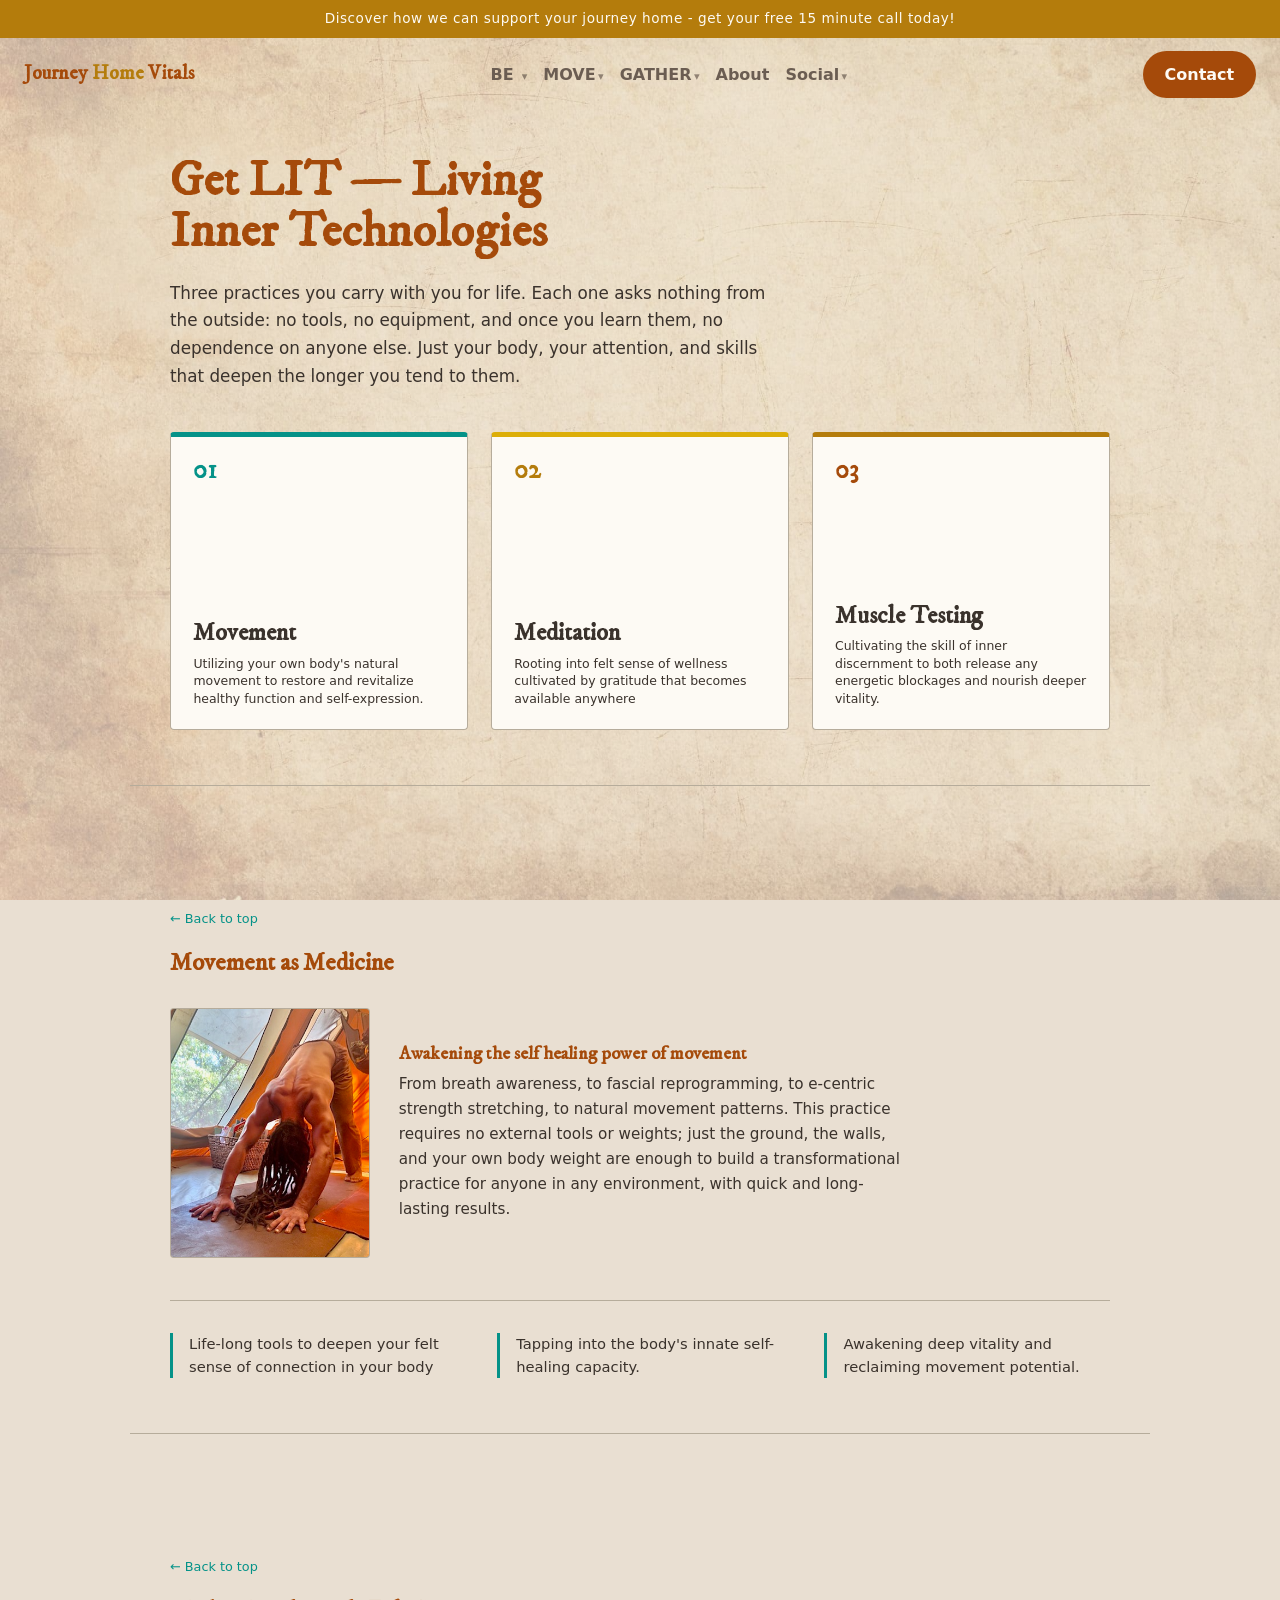
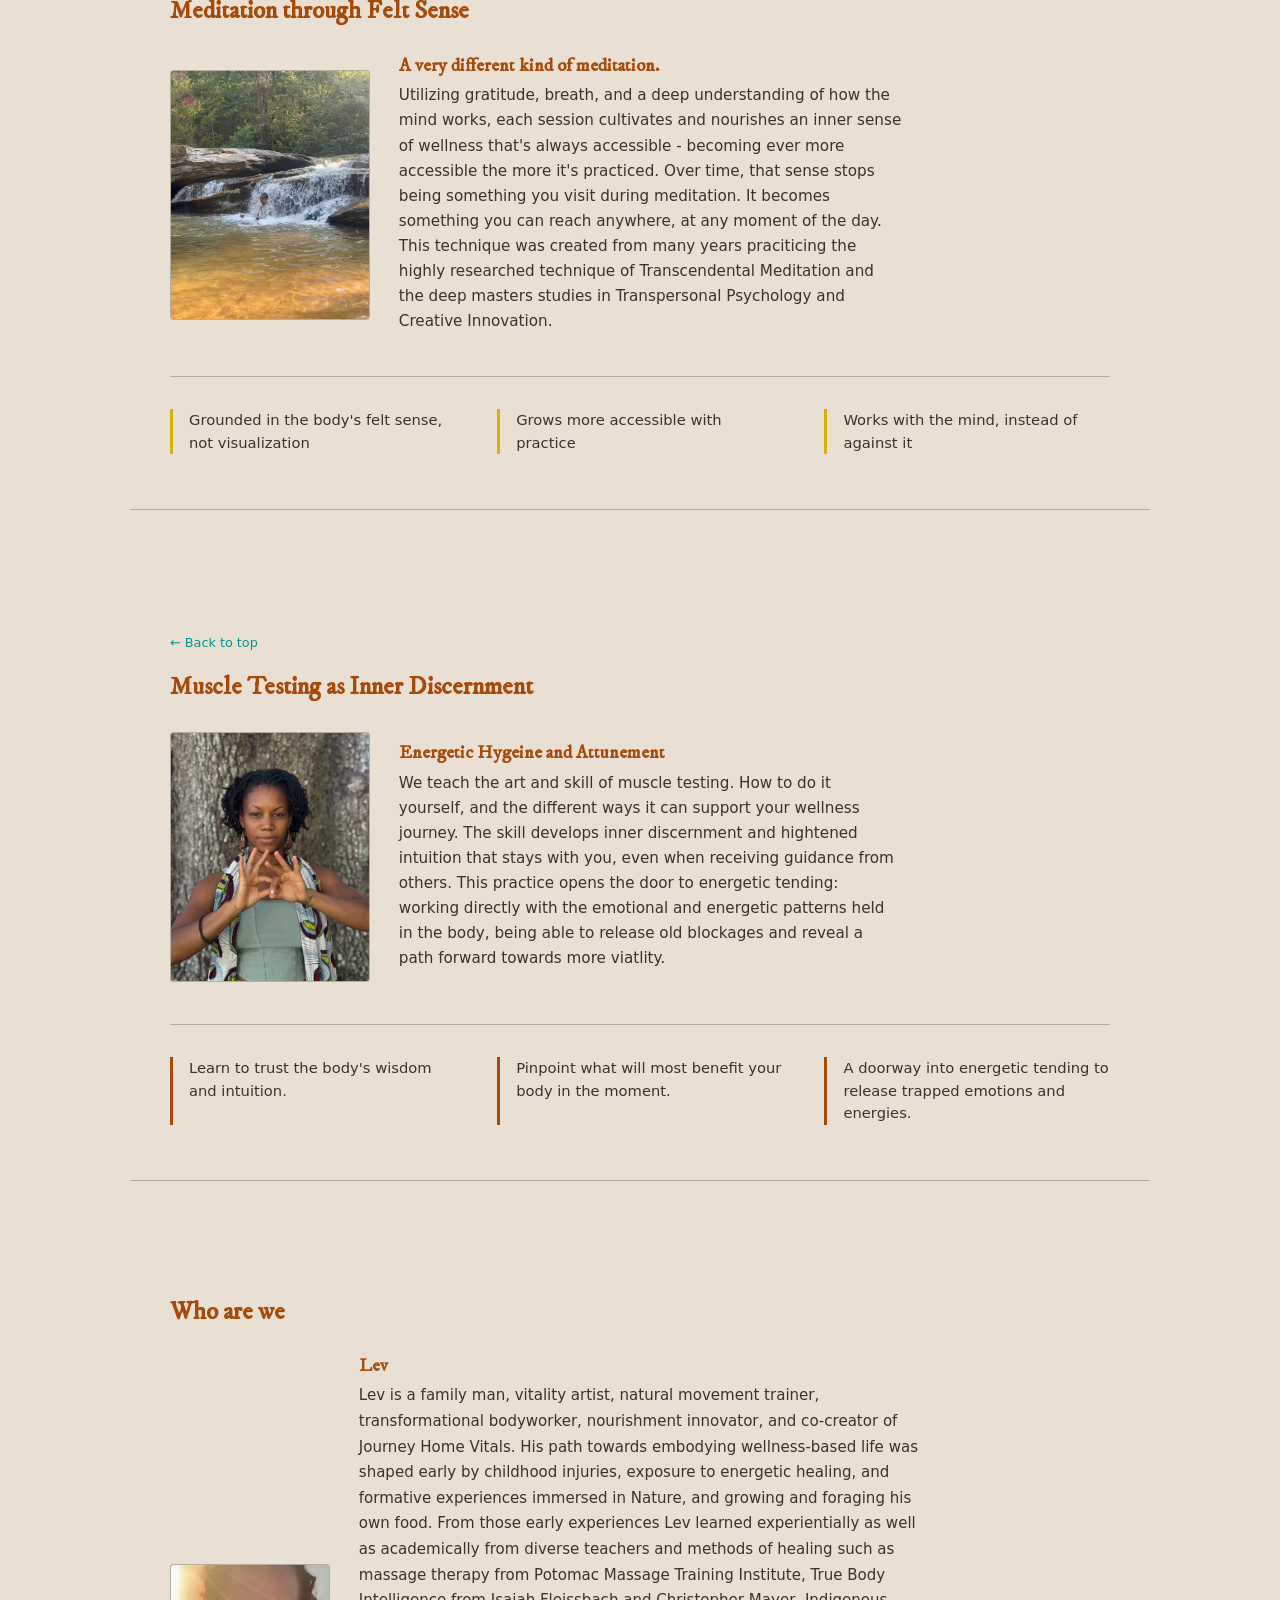
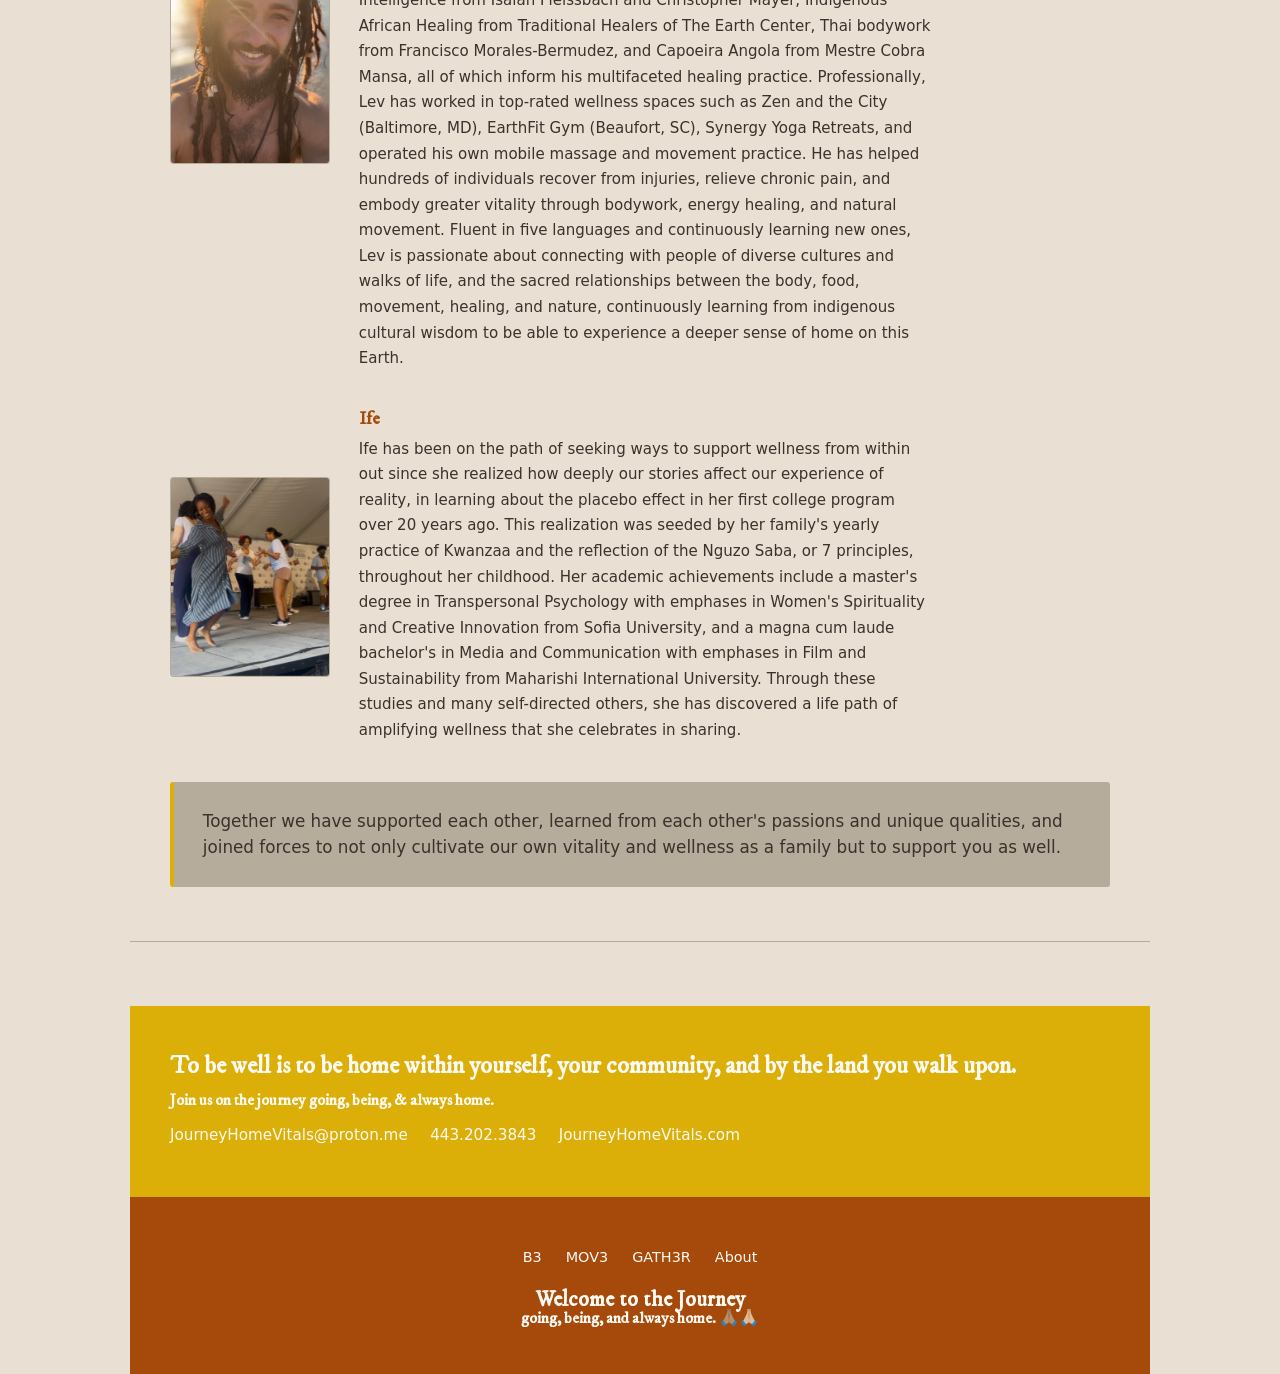
<file: lit.html>
<!DOCTYPE html>
<html lang="en">
<head>
<meta charset="UTF-8">
<meta name="viewport" content="width=device-width, initial-scale=1.0">
<title>Get LIT</title>


<link rel="stylesheet" href="nav.css">
<link rel="stylesheet" href="style.css">
<link rel="stylesheet" href="lit.css">
<link rel="icon" type="image/svg+xml" href="favicon.svg">
<link rel="icon" type="image/x-icon" href="favicon.ico">

</head>

<body>
  <div id="header-mount"></div>
<div class="lit-site">


  <!-- HERO -->
  <section class="page JHVhero" id="top">
  


    <h1>Get LIT — Living Inner Technologies</h1>
    <p class="lead">Three practices you carry with you for life. Each one asks nothing from the outside: no tools, no equipment, and once you learn them, no dependence on anyone else. Just your body, your attention, and skills that deepen the longer you tend to them.</p>

    <div class="JHVpillars">
      <a class="JHVpillar movement" href="#movement">
        <span class="glyph">01</span>
        <div>
          <span class="name">Movement</span>
          <p class="hint">Utilizing your own body's natural movement to restore and revitalize healthy function and self-expression.</p>
        </div>
      </a>
      <a class="JHVpillar meditation" href="#meditation">
        <span class="glyph">02</span>
        <div>
          <span class="name">Meditation</span>
          <p class="hint">Rooting into felt sense of wellness cultivated by gratitude that becomes available anywhere</p>
        </div>
      </a>
      <a class="JHVpillar testing" href="#muscle-testing">
        <span class="glyph">03</span>
        <div>
          <span class="name">Muscle Testing</span>
          <p class="hint">Cultivating the skill of inner discernment to both release any energetic blockages and nourish deeper vitality.</p>
        </div>
      </a>
    </div>
  </section>

  <!-- MOVEMENT -->
  <section class="page" id="movement">
  
    <a class="anchor-link" href="#top">&larr; Back to top</a>

    <h2 class="kicker">Movement as Medicine</h2>

    <div class="method-row">
      <div class="imgph"><img src="images/Movement.jpg" alt="Demonstrating a self-resistance movement"></div>
      <div>
        <h3>Awakening the self healing power of movement

        </h3>
        <p>From breath awareness, to fascial reprogramming, to e-centric strength stretching, to natural movement patterns. This practice requires no external tools or weights; just the ground, the walls, and your own body weight are enough to build a transformational practice for anyone in any environment, with quick and long-lasting results.</p>
      </div>
    </div>

    <div class="diff movement">
      <div>Life-long tools to deepen your felt sense of connection in your body</div>
      <div> Tapping into the body's innate self-healing capacity.</div>
      <div>Awakening deep vitality and reclaiming movement potential. </div>
    </div>
  </section>

  <!-- MEDITATION -->
  <section class="page" id="meditation">


    <a class="anchor-link" href="#top">&larr; Back to top</a>

    <h2 class="kicker">Meditation through Felt Sense</h2>

    <div class="method-row">
      <div class="imgph"><img src="images/Meditation.jpg" alt="A felt-sense meditation session"></div>
      <div>
        <h3>A very different kind of meditation.</h3>
        <p>Utilizing gratitude, breath, and a deep understanding of how the mind works, each session cultivates and nourishes an inner sense of wellness that's always accessible - becoming ever more accessible the more it's practiced. Over time, that sense stops being something you visit during meditation. It becomes something you can reach anywhere, at any moment of the day. This technique was created from many years praciticing the highly researched technique of Transcendental Meditation and the deep masters studies in Transpersonal Psychology and Creative Innovation.</p>
      </div>
    </div>

    <div class="diff meditation">
      <div>Grounded in the body's felt sense, not visualization</div>
      <div>Grows more accessible with practice</div>
      <div>Works with the mind, instead of against it</div>
    </div>
  </section>

  <!-- MUSCLE TESTING -->
  <section class="page" id="muscle-testing">
 

    <a class="anchor-link" href="#top">&larr; Back to top</a>

    <h2 class="kicker">Muscle Testing as Inner Discernment</h2>

    <div class="method-row">
      <div class="imgph"><img src="images/Muscle.jpg" alt="Photo: a muscle testing session"></div>
      <div>
        <h3>Energetic Hygeine and Attunement</h3>
        <p>We teach the art and skill of muscle testing. How to do it yourself, and the different ways it can support your wellness journey. The skill develops inner discernment and hightened intuition that stays with you, even when receiving guidance from others. This practice opens the door to energetic tending: working directly with the emotional and energetic patterns held in the body, being able to release old blockages and reveal a path forward towards more viatlity.</p>
      </div>
    </div>

    <div class="diff testing">
      <div>Learn to trust the body's wisdom and intuition.</div><div>Pinpoint what will most benefit your body in the moment.</div>
      <div>A doorway into energetic tending to release trapped emotions and energies.</div>
    </div>
  </section>

  <!-- WHO WE ARE -->
  <section class="page who">
 

    <h2 class="kicker">Who are we</h2>

    <div class="bio">
      <div class="imgph"><img src="images/LevsProfile.jpg" alt="Lev's Profile"></div>
      <div>
        <h3>Lev</h3>
        <p>Lev is a family man, vitality artist, natural movement trainer, transformational bodyworker, nourishment innovator, and co-creator of Journey Home Vitals. His path towards embodying wellness-based life was shaped early by childhood injuries, exposure to energetic healing, and formative experiences immersed in Nature, and growing and foraging his own food. From those early experiences Lev learned experientially as well as academically from diverse teachers and methods of healing such as massage therapy from Potomac Massage Training Institute, True Body Intelligence from Isaiah Fleissbach and Christopher Mayer, Indigenous African Healing from Traditional Healers of The Earth Center, Thai bodywork from Francisco Morales-Bermudez, and Capoeira Angola from Mestre Cobra Mansa, all of which inform his multifaceted healing practice. Professionally, Lev has worked in top-rated wellness spaces such as Zen and the City (Baltimore, MD), EarthFit Gym (Beaufort, SC), Synergy Yoga Retreats, and operated his own mobile massage and movement practice. He has helped hundreds of individuals recover from injuries, relieve chronic pain, and embody greater vitality through bodywork, energy healing, and natural movement. Fluent in five languages and continuously learning new ones, Lev is passionate about connecting with people of diverse cultures and walks of life, and the sacred relationships between the body, food, movement, healing, and nature, continuously learning from indigenous cultural wisdom to be able to experience a deeper sense of home on this Earth.</p>
      </div>
    </div>

    <div class="bio">
      <div class="imgph"><img src="images/IfesProfile.jpg" alt="Ife's Profile"></div>
      <div>
        <h3>Ife</h3>
        <p>Ife has been on the path of seeking ways to support wellness from within out since she realized how deeply our stories affect our experience of reality, in learning about the placebo effect in her first college program over 20 years ago. This realization was seeded by her family's yearly practice of Kwanzaa and the reflection of the Nguzo Saba, or 7 principles, throughout her childhood. Her academic achievements include a master's degree in Transpersonal Psychology with emphases in Women's Spirituality and Creative Innovation from Sofia University, and a magna cum laude bachelor's in Media and Communication with emphases in Film and Sustainability from Maharishi International University. Through these studies and many self-directed others, she has discovered a life path of amplifying wellness that she celebrates in sharing.</p>
      </div>
    </div>

    <div class="closing">
      Together we have supported each other, learned from each other's passions and unique qualities, and joined forces to not only cultivate our own vitality and wellness as a family but to support you as well.
    </div>
  </section>

  <!-- CTA -->
  <section class="cta">
    <h2>To be well is to be home within yourself, your community, and by the land you walk upon.</h2>
    <h3>Join us on the journey going, being, & always home.</h3>
    <p class="contact">
      <span>JourneyHomeVitals@proton.me</span><span>443.202.3843</span><span>JourneyHomeVitals.com</span> </p>
  </section>
   <div id="footer-mount"></div>
<script src="main.js"></script>
</div>


</body>
</html>
</file>
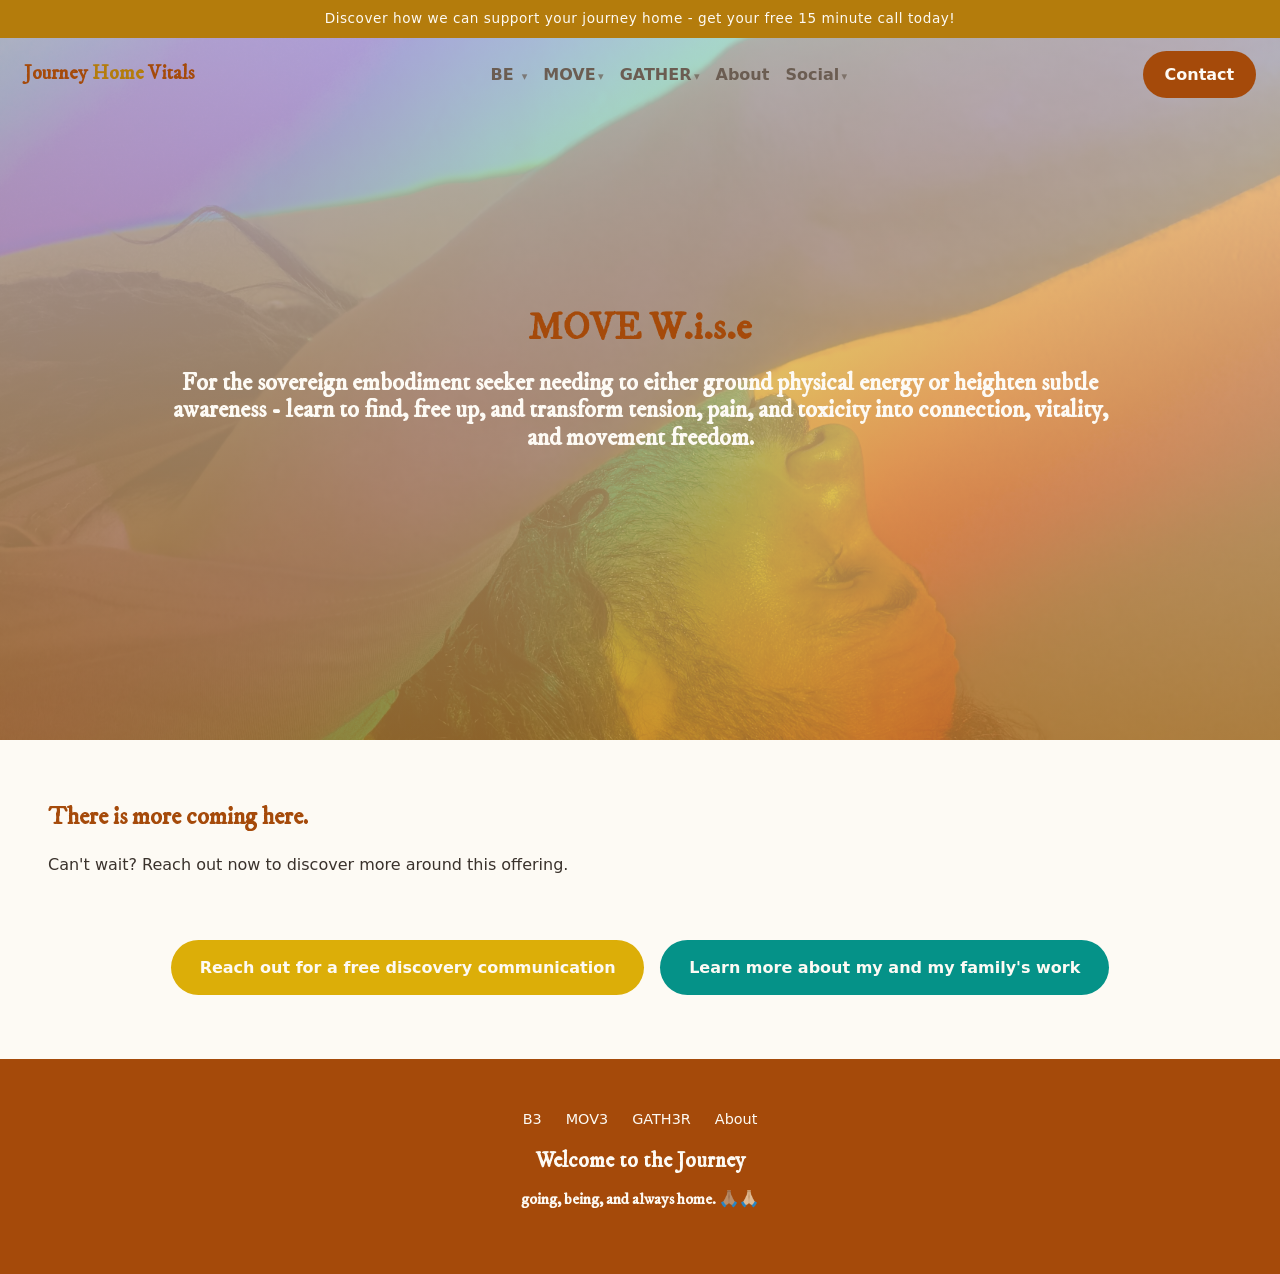
<file: MOVE.html>
<!DOCTYPE html>
<html lang="en">
<head>
<meta charset="UTF-8">
<meta name="viewport" content="width=device-width, initial-scale=1.0">
<title>Journey Home Vitals</title>
<link rel="stylesheet" href="nav.css">
<link rel="stylesheet" href="style.css">
<link rel="icon" type="image/svg+xml" href="favicon.svg">
<link rel="icon" type="image/x-icon" href="favicon.ico">
</head>

<body>
<div id="header-mount"></div>

  <main>
     <!-- ===== 1. INTRO ===== -->
    <section class="MOVE-lead" id="intro">
    
     
      <div>
        <h1 class="page-title">MOVE W.i.s.e</h1>
        <h2 class ="offerings-title"> For the sovereign embodiment seeker needing to either ground physical energy or heighten subtle awareness - learn to find, free up, and transform tension, pain, and toxicity into connection, vitality, and movement freedom. </h2>
      </div>
      </section>

      
      
    <section class="sectionlight">
      <div class="section-inner">
        <h2>There is more coming here.</h2>
        <p>Can't wait? Reach out now to discover more around this offering.</p>
        <br>
        <div class="cta-row">
          <a class="btn-primary" href="index.html#connect">Reach out for a free discovery communication</a>
          <a class="btn-secondary" href="about.html">Learn more about my and my family's work</a>
          
        </div>
      </div>
    </section>
      
    </main>

<div id="footer-mount"></div>

<script src="main.js">
</script>
</body>
</html>
</file>
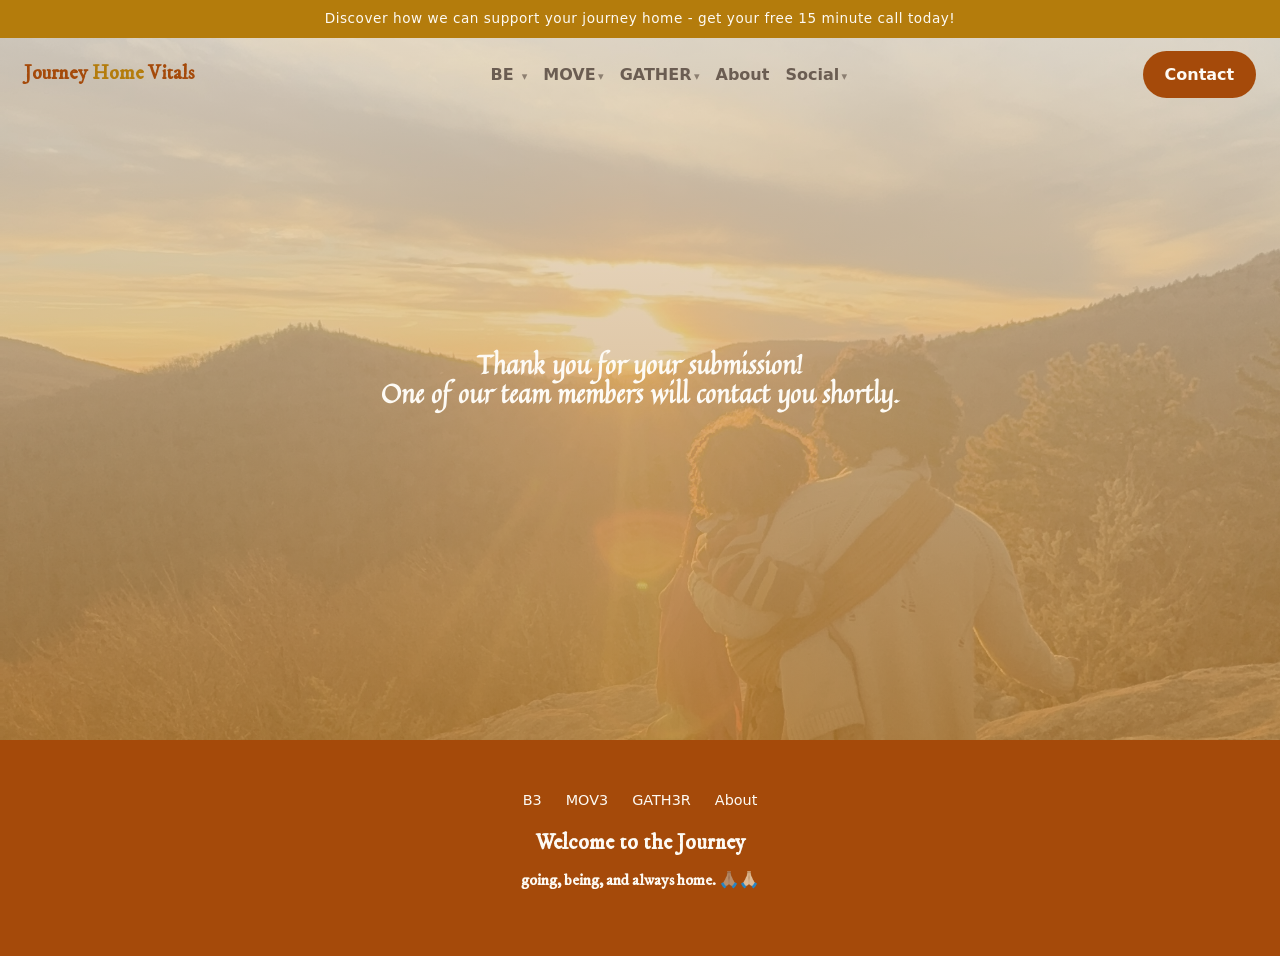
<file: thanks.html>
<!DOCTYPE html>
<html lang="en">
<head>
<meta charset="UTF-8">
<meta name="viewport" content="width=device-width, initial-scale=1.0">
<title>Journey Home Vitals</title>
<link rel="stylesheet" href="nav.css">
<link rel="stylesheet" href="style.css">
<link rel="icon" type="image/svg+xml" href="favicon.svg">
<link rel="icon" type="image/x-icon" href="favicon.ico">
</head>

<body>
<div id="header-mount"></div>
<main>
     <div class="hero" id="soon">
<h1>Thank you for your submission!
    <br>
    One of our team members will contact you shortly.
</h1>
</div>    </main>
<div id="footer-mount"></div>

<script src="main.js">
</script>
</body>
</html>
</file>
<file: nav.css>
/* ===== Design tokens (named by role, not by color) ===== */
:root {
  /* ---- Text ---- */
  --text:              #3a322c;  /* body copy */
  --text-strong:       #a54a0a;  /* headings, emphasized text */
  --text-inverse:      #fdfaf4;  /* text on colored or dark surfaces */
  --text-inverse-soft: #b6ac9b;  /* muted text on colored surfaces */
  --text-soft:         #6b5d52;  /* dimmed body text (hints, captions) — NEW */
  --text-warm:         #b47c0c;

  /* ---- Surfaces ---- */
  --background:        #e9dfd2;  /* outermost page background */
  --section:           #b6ac9b;  /* cards, panels, chips */
  --section-warm:      #b47c0c;  /* rich amber bands */
  --section-strong:    #a54a0a;  /* rust bands (intro) */
  --section-deep:      #024743;  /* deep bands (wisdom) */
  --section-light:     #fdfaf4;

  /* ---- Chrome ---- */
  --header-bg:         #e9dfd2;  /* sticky site header */
  --topbar-bg:         #b47c0c;  /* announcement bar */

  /* ---- Actions ---- */
  --action:            #dcae08;  /* primary buttons */
  --action-alt:        #059288;  /* secondary buttons, links */
  --action-strong:     #a54a0a;  /* tertiary buttons (ghost, subscribe) — NEW */
  --action-hover:      #b47c0c;  /* shared hover state */
  --focus-ring:        #059288;  /* keyboard focus outlines */

  /* ---- Decoration ---- */
  --pop:               #b47c0c;  /* non-interactive accents: bars, glyphs — NEW */
  --border:            #b6ac9b;  /* standard borders & dividers */
  --border-strong:     #a54a0a;  /* heavy borders: inputs, card tops — NEW */

  /* ---- Shape, depth, type ---- */
  --radius:   14px;
  --shadow:   0 6px 18px rgba(58, 50, 44, 0.18);  /* NEW — was used but never defined */
  --font-head: 'IM Fell DW Pica', Georgia, 'Times New Roman', serif;
  --font-body: 'Segoe UI', system-ui, sans-serif;
  --topbar-h: 38px; 
}

/* ===== Self-hosted fonts ===== */
@font-face {
  font-family: 'IM Fell DW Pica';
  src: url('fonts/im-fell-dw-pica-v16-latin-regular.woff2') format('woff2');
  font-weight: 400;
  font-style: normal;
  font-display: swap;
}
@font-face {
  font-family: 'IM Fell DW Pica';
  src: url('fonts/im-fell-dw-pica-v16-latin-italic.woff2') format('woff2');
  font-weight: 400;
  font-style: italic;
  font-display: swap;
}
@font-face {
  font-family: 'Quin';
  src: url('fonts/quintessential-v24-latin-regular.woff2') format('woff2');
  font-weight: 400;
  font-style: normal;
  font-display: swap;
}

/* ===== Top bar ===== */
.topbar {
  background: var(--topbar-bg);
  color: var(--text-inverse);
  text-align: center;
  padding: .55rem 1rem;
  font-size: .85rem;
  letter-spacing: .04em;
  height: var(--topbar-h); 
  display: flex; 
  align-items: center; 
  justify-content: center;
}


.topbar a {
  color: inherit;
  text-decoration: none;
  position: relative;
}
.topbar a::after {
  content: "";
  position: absolute;
  left: 0; bottom: 0;
  width: 0; height: 1.5px;
  background: var(--text-inverse);
  transition: width .25s ease;
}
.topbar a:hover::after {
  width: 100%;
}

/* ===== HEADER ===== */
.site-header {
  display: flex;
  align-items: center;
  justify-content: space-between;
  flex-wrap: wrap;
  padding: .8rem 1.5rem;
  background: transparent;
  position: fixed;
  top: var(--topbar-h);
  left: 0;
  right: 0;
  box-sizing: border-box;
  z-index: 100;
  transition: background-color .3s ease, top .3s ease, padding .3s ease, box-shadow .3s ease;
}

 .site-header.scrolled {
      background-color: color-mix(in srgb, var(--section) 75%, transparent);
      padding: 0.75rem 2rem;
      box-shadow:
        0 1px 3px rgba(58, 50, 44, 0.15),     /* tight, close contact shadow */
        0 6px 16px rgba(58, 50, 44, 0.12); 
      top: 0;
    }

.has-dropdown {
  position: relative;
}

.dropdown {
  position: absolute;
  top: 100%;
  left: 50%;                        /* push right edge to middle of parent */
  transform: translateX(-50%);      /* slide back by half dropdown's width */
  min-width: 190px;
  background: var(--section);
  border-radius: 0 0 10px 10px;
  box-shadow: var(--shadow);
  padding: .4rem;
  display: none;
  z-index: 200;
}

.has-dropdown:hover .dropdown,
.has-dropdown:focus-within .dropdown {
  display: block;
}

.dropdown a {
  display: block;
  padding: .5rem .8rem;
  text-align: center;              /* text-centering, restored */
  color: var(--text);
  text-decoration: none;
  font-size: .92rem;
  border-radius: 6px;
}

.dropdown a:hover {
  background: var(--border);
  color: var(--text-strong);
}

/* ===== Logo (text + image swap on scroll) ===== */
.logo-container {
  display: flex;
  flex-direction: column;
  align-items: center;
}

.logo-text {
  font-family: var(--font-head);
  font-size: 1.25rem;
  font-weight: bold;
  color: var(--text-strong);
  text-decoration: none;
}
.logo-text span { color: var(--text-warm); }

.logo-img-only {
  display: none;                 /* hidden until the page is scrolled */
}
.logo-img-only img {
  width: 50px;
  height: auto;
  display: block;                /* kills the baseline gap under images */
}

/* When scrolled: swap which one exists in the layout */
.site-header.scrolled .logo-text { display: none; }
.site-header.scrolled .logo-img-only { display: block; }

/* The special row inside Connect */
.icon-row {
  display: flex;
  align-items: center;
  justify-content: center;
  gap: .8rem;
  padding: .6rem 0;
  background: transparent;
  border-top: 1px solid rgba(0,0,0,0.1);
  margin-top: .2rem;
}

.icon-link {
  background: none;       /* no more cream circle */
  border-radius: 0;       /* no shape constraint */
  display: grid;           /* harmless container for the img */
  place-items: center;
  line-height: 0;          /* kills ghost space under images (baseline gap) */
}

.icon-link img {
  width: 38px;             /* size the LOGO itself, not its container */
  height: auto;            /* keeps each logo's natural proportions */
  display: block;
}

.icon-link:hover {
  background: var(--action-hover);
  color: var(--text-inverse);
  transform: scale(1.1);
}

.main-nav {
  display: flex;
  gap:1rem;
  flex-wrap: wrap; 
}

.nav-item {
  position: relative;
}

.nav-btn {
  background: none;
  border: none;
  font: inherit;
  font-weight: 600;
  color: var(--text-inverse);
  padding: .0rem .9rem;
  cursor: pointer;
  display: inline-flex;
  align-items: center;
  gap: .25rem;
}
.caret {
  font-size: .7em;
  opacity: .7;
  margin-left: .15rem;
}

.nav-link:link {
   font-weight: 600;
   text-decoration: none;
  color: var(--text-soft);
}
.nav-link:visited {
   font-weight: 600;
   text-decoration: none;
  color: var(--text-soft);
}
.nav-link:hover {
   font-weight: 600;
   text-decoration: underline;
  color: var(--action-strong);
}
.nav-link:active {
   font-weight: 600;
   text-decoration: none;
  color: var(--text-inverse);
}

.social { padding: .4rem .55rem; font-size: 1.05rem; }

.btn-action {
  background: var(--action-strong);
  color: var(--text-inverse);
  padding: .55rem 1.3rem;
  border-radius: 999px;
  font-weight: 700;
  text-decoration: none;
  flex-shrink: 0;
  flex-grow: 0;
  white-space: nowrap;
  border: none;
  transition: background-color .3s ease, color .3s ease, border-color .3s ease;
  border: 1.5px solid transparent; 
  width: auto;

  
}
.btn-action:hover {   
  background: transparent;
  color: var(--text-soft);
  border-color: var(--text-soft);  
}

/* ===== Responsive ===== */
.menu-toggle {
  display: none;
  background: none;
}

/* Utility: hide the mobile copy by default */
.mobile-only { display: none; }



@media (max-width: 760px) {
  .site-header {
    flex-direction: row;              /* back to a row */
    justify-content: space-between;
    flex-wrap: wrap;
    align-items: center;
    text-align: center;
    position: sticky;    /* back to taking up space when expanded */
    top: 0;
    left: 0;
    right: 0; 
    transition: transform .3s ease, background-color .3s ease;
  }
  .site-header.nav-hidden {
    transform: translateY(-100%);   /* slides above the viewport */
  }
  .mobile-only { display: inline-block; }
  .desktop-only { display: none; }

   
  .menu-toggle {
    display: block;
    order: 3;
    border: none;
    font-size: 1.8rem;
    cursor: pointer;
    color: var(--text-strong);
    padding: .5rem;
  }

  /* Slightly smaller logo image on phones */
  .logo-img-only img { width: 40px; }

    .main-nav {
    display: none;
    position: absolute;        /* hang off the bottom of the sticky header */
    top: 100%;
    left: 0;
    right: 0;
    flex-direction: column;
    align-items: flex-end;     /* items align right, under the hamburger */
    background: var(--header-bg);
    box-shadow: var(--shadow);
    padding: .5rem 1.2rem 1.2rem;
  }

  .main-nav.open { display: flex; }

  /* Contact sits at the bottom of the list */
  .main-nav .btn-action {
    margin: 1rem .5rem 0;      /* re-apply the mobile margin HERE, not base */
    align-self: center; 
  }


  .hero {
    background-image: none;
    background: linear-gradient(
      135deg,
      var(--background) 0%,
      var(--action) 50%,
      var(--action-alt) 100%
    );
    background-attachment: scroll;
    min-height: 70vh;
    padding-top: 6rem; 
  }

  .nav-item {
    width: 100%;
    border-bottom: 1px solid rgba(0,0,0,.1);
  }

  .dropdown {
    position: static;
    box-shadow: none;
    background: var(--section);
    padding: 0 .8rem;
    transform: none;
  }

  .nav-btn {
    width: auto;
    text-align: left;
    padding: .8rem 0;
  }
  .topbar {
    padding: 2rem;
  }
}
</file>
<file: style.css>
/* Global reset & base */
* { margin: 0; padding: 0; box-sizing: border-box; }

html { scroll-behavior: smooth; }

body {
  font-family: var(--font-body);
  background: var(--background);
  background-image:
    linear-gradient(rgba(233, 223, 210, .72), rgba(233, 223, 210, .72)),
    url('images/Lev&Boys.jpeg');
  background-size: cover;
  background-attachment: fixed;
  color: var(--text);
  line-height: 1.7;
}

h1, h2, h3 {
  font-family: var(--font-head);
  color: var(--text-strong);
  line-height: 1.15;
  margin-bottom: 1.2rem;
}

/* Hidden means hidden — guards against later display rules
   overriding the browser default */
[hidden] { display: none !important; }


/* ===== Hero ===== */
.hero {
  min-height: 78vh;
  display: flex;
  flex-direction: column;
  justify-content: center;
  align-items: flex-start;
  text-align: center;
  padding: 4rem 10rem;
  background-image: linear-gradient(rgba(233, 223, 210, .72), rgba(186, 117, 26, 0.72)),
  url('images/Ife&Aiye.jpeg');
  background-size: cover;
  background-position: center;
  background-repeat: no-repeat;
  background-attachment: fixed;
  position: relative;
  overflow: hidden;
}

.hero > div {
  max-width: 100%;
  margin: 0 auto;
  margin-left: 1%;
  margin-right: auto;
}

.hero h1 {
  font-family: 'Quin', Georgia, serif;
  font-size: clamp(1.5rem, 2.0vw, 2.0rem);
  color: var(--text-inverse);
  max-width: 50ch;
  margin-left: auto;
  margin-right: auto;
  line-height: 1.15;
}
.hero h2 {
  font-family: var(--font-head);
  font-size: clamp(2.0rem, 2.5vw, 2.5rem);
  color: var(--text-inverse);
  max-width: 37ch;
  margin-left: auto;
  margin-right: auto;
  line-height: 1.15;
}
.hero p.tagline {
  font-style: italic;
  color: var(--text-strong);
  margin-top: 1rem;
  font-size: 1.15rem;
}


/* ===== Responsive breakpoints (hero) ===== */
@media (max-width: 1024px) {
  .hero > div {
    margin-left: 1%;
    margin-right: auto;
    padding: 0rem;
  }
}

@media (max-width: 760px) {
  .hero {
    margin-left: 0;
    margin-right: 0;
    padding: 2rem;
    background-attachment: scroll;   /* phones don't handle "fixed" well */
  }
}


/* ===== Buttons ===== */
.btn-primary,
.btn-secondary,
.btn-ghost {
  display: inline-block;   /* lets the padding count, so wrapped buttons don't overlap */
  text-align: center;
}

.btn-primary {
  background: var(--action);
  color: var(--text-inverse);
  padding: .85rem 1.8rem;
  border-radius: 999px;
  text-decoration: none;
  font-weight: 600;
  transition: filter .2s;
}
.btn-primary:hover { background: var(--action-hover); color: var(--text-inverse); }

.btn-secondary {
  background: var(--action-alt);
  color: var(--text-inverse);
  padding: .85rem 1.8rem;
  border-radius: 999px;
  text-decoration: none;
  font-weight: 600;
  transition: filter .2s;
}
.btn-secondary:hover { background: var(--action-hover); color: var(--text-inverse); }

.btn-ghost {
  background: var(--section-strong);
  color: var(--text-inverse);
  padding: .85rem 1.8rem;
  border-radius: 999px;
  text-decoration: none;
  font-weight: 600;
  transition: filter .2s;
}
.btn-ghost:hover { background: var(--action-hover); color: var(--text-inverse); }

/* Button row — works anywhere, not just inside .hero */
.cta-row {
  margin-top: 2.2rem;
  display: flex;
  gap: 1rem;
  justify-content: center;
  flex-wrap: wrap;
}

/* Small phones: stack buttons full-width for easy tapping */
@media (max-width: 480px) {
  .cta-row {
    flex-direction: column;
    align-items: stretch;
  }
}

/* ===== Contact Form ===== */
.contact-form {
  display: flex;
  flex-direction: column;
  align-items: stretch;
  gap: 1rem;
  max-width: 460px;
  margin: 0 auto;
  padding: 2rem;
}
.contact-form input,
.contact-form textarea {
  border: 2px solid var(--border-strong);
  border-radius: 999px;
  padding: .8rem 1.1rem;
  font-size: 1rem;
  font-family: inherit;
  width: 100%;
  max-width: 380px;
}

.contact-form textarea {
  border-radius: 14px;
  height: auto;
}

/* ===== Section shell ===== */
section { padding: 1.5rem 1.5rem; }

.section-inner {
  margin: 0 auto;
  padding: 2.5rem 1.5rem;
}

.sectionlight      { background-color: var(--section-light); }
.sectionlighttrans { background-color: color-mix(in srgb, var(--section) 75%, transparent); }
.sectionwarmtrans  { background-color: color-mix(in srgb, var(--section-warm) 75%, transparent); }
.sectionwarm       { background-color: var(--section-warm); color: var(--text-inverse);  }
.sectiondeep       { background-color: var(--section-deep); color: var(--text-inverse); }
.sectionstrong     { background-color: var(--section-strong); color: var(--text-inverse); }
.sectionstrong h2  { color: var(--text-inverse); }
.sectiondeep h2  { color: var(--text-inverse); }
.sectionwarm h2  { color: var(--text-inverse); }
.sectionstrong .rail-hint,
.sectionstrong .rail-empty {
  color: var(--text-inverse);
  opacity: .8;
}

.eyebrow {
  text-transform: uppercase;
  letter-spacing: .22em;
  font-size: .75rem;
  color: var(--text-inverse);
  font-weight: 700;
  margin-bottom: .6rem;
}
.eyebrow-inverse {
  text-transform: uppercase;
  letter-spacing: .22em;
  font-size: .75rem;
  color: var(--section);
  font-weight: 700;
  margin-bottom: .6rem;
  margin-top: 1rem;
}

/* ===== Panel nav ===== */
.panel-nav {
  display: flex;
  align-items: stretch;
}
.panel {
  display: flex;
  flex-direction: column;
  transition: flex-grow .3s ease;
}
.panel-head {
  display: flex;
  align-items: center;
  gap: .5rem;
  background: transparent;
  border: none;
  padding: .75rem 1rem;
  cursor: pointer;
  font: inherit;
  font-weight: 700;
}
.panel-icon {
  width: 44px;
  height: 44px;
  border-radius: 50%;
  display: grid;
  place-items: center;
  font-size: 1.2rem;
}
[data-panel="foundation"] .panel-head { background: var(--action); }
[data-panel="anchoring"]   .panel-head { background: var(--section-strong); }
[data-panel="amplifying"]  .panel-head { background: var(--section); }

.panel-body {
  max-height: 0;
  overflow: hidden;
  transition: max-height .35s ease;
}
.panel.open .panel-body {
  max-height: 320px;
}

.intro {
  text-align: center;
}
.intro h1 {
  font-size: 3.4rem;
}
.intro span { color: var(--text-warm); }

#intrologo {
  width: 320px;
  border-radius: 14px;
}
#intrologopic {
  max-width: 100%;
  height: auto;
  border-radius: 14px;
  display: block;
  margin-inline: auto;
}
@media (max-width: 760px) {
  .intro h1 {
    font-size: 2.4rem;
    padding-top: 2.4rem;
  }
}

/* ===== Three pillars: BE / MOVE / GATHER ===== */
.pillar-grid {
  display: flex;
  flex-wrap: wrap;
  justify-content: center;
  gap: 1.5rem;
  margin-top: 2rem;
  margin-bottom: 2rem;
}

.pillar-grid .card {
  flex: 1 1 280px;   /* grow, shrink, start at 280px wide */
  max-width: 420px;  /* stops them getting absurdly wide at 2-up */
}
.pillars-intro {
  color: var(--text-inverse);
}

.card {
  background: var(--section);
  border-radius: var(--radius);
  padding: 1.8rem;
  box-shadow: var(--shadow);
  border-top: 4px solid;
  transition: transform .25s ease;
  border-top-color: var(--action-hover);
}

#BE-card { border-top-color: var(--action); }
#MOVE-card { border-top-color: var(--action-alt); }
#GATHER-card { border-top-color: var(--section-strong); }

a.card:hover { transform: translateY(-6px); }
.card h3 {
  font-family: var(--font-head);
  margin-bottom: .5rem;
  color: var(--text-strong);
  font-size: 1.6rem;
  letter-spacing: .02em;
}
.card p { font-size: .95rem; }

a.card {
  text-decoration: none;
  color: var(--text);
  display: block;
}

.golden-bg { color: var(--text-inverse); }

.placeholder-chip {
  display: inline-block;
  font-size: .72rem;
  text-transform: uppercase;
  letter-spacing: .12em;
  color: var(--text-inverse);
  background: var(--section);
  border-radius: 999px;
  padding: .2rem .8rem;
  margin-bottom: .8rem;
  text-align: center;
}

.card-text {
  text-align: center;
}

.reveal { opacity: 0; transform: translateY(24px); transition: all .7s ease; }
.reveal.visible { opacity: 1; transform: none; }

/* ===== WISDOM band ===== */
.wisdom {
  background: var(--section);
  color: var(--text-inverse);
}
.wisdom h2 { color: var(--text-inverse); }

.acronym {
  display: grid;
  grid-template-columns: repeat(auto-fit, minmax(200px, 1fr));
  gap: 1.5rem;
  margin-top: 2.2rem;
}
.acronym .letter {
  text-align: center;
  padding: 1.4rem;
  border: 1px solid var(--section);
  border-radius: var(--radius);
}
.acronym .big {
  font-family: var(--font-head);
  font-size: 2.6rem;
  color: var(--action);
  display: block;
}

.letter {
  font-size: 1rem;
}

/* ===== Subscribe — Brevo-ready ===== */
.subscribe { background: var(--background); text-align: center; }

.brevo-container {
  max-width: 520px;
  margin: 2rem auto 0;
  background: var(--section);
  border-radius: var(--radius);
  padding: 2rem;
  box-shadow: var(--shadow);
  border: 1px dashed var(--section-strong);
}

.brevo-container input[type="email"],
.brevo-container input[type="text"] {
  padding: .8rem 1.1rem;
  border: 2px solid var(--border-strong);
  border-radius: 999px;
  font-size: 1rem;
  width: 100%;
  max-width: 320px;
  outline: none;
  font-family: var(--font-body);
}

.brevo-container button,
.brevo-container input[type="submit"] {
  background: var(--section-strong);
  color: var(--text-inverse);
  border: none;
  border-radius: 999px;
  padding: .8rem 1.8rem;
  font-size: 1rem;
  font-weight: 600;
  cursor: pointer;
  font-family: var(--font-body);
  transition: filter .2s;
}
.brevo-container button:hover,
.brevo-container input[type="submit"]:hover { filter: brightness(.85); }

.brevo-container form.demo {
  display: flex;
  gap: .6rem;
  justify-content: center;
  flex-wrap: wrap;
}

blockquote {
  font-family: var(--font-head);
  font-style: italic;
  font-size: 1.25rem;
  color: var(--text-strong);
  border-left: 5px solid var(--action);
  padding-left: 1.4rem;
  margin: 2rem 0;
}

/* ===== Footer ===== */
footer {
  background: var(--text-strong);
  color: var(--text-inverse);
  padding: 3rem 1.5rem;
  text-align: center;
  font-size: .9rem;
}

footer nav ul {
  list-style: none;
  display: flex;
  gap: 1.5rem;
  justify-content: center;
  margin-bottom: 1.2rem;
  flex-wrap: wrap;
}

footer a { color: var(--text-inverse); }

.bottom h1 {
  font-size: 1.0rem;
}

.form h1 {
  color: var(--text-strong);
  text-align: center;
}

/* ===== Focus accessibility ===== */
:focus-visible {
  outline: 3px solid var(--focus-ring);
  outline-offset: 3px;
}

/* ===== Bio layout (photo beside text) ===== */
.who {
  margin-top: 5rem;
}
.who .lead {
  max-width: 100%;
  font-size: 1.02rem;
  line-height: 1.7;
  margin-bottom: 2.4rem;
}

.page .who h1 {
  color: var(--section-strong);
}

.bio {
  display: grid;
  grid-template-columns: 160px 1fr;
  gap: 1.8rem;
  align-items: center;
  margin-bottom: 2.4rem;
}

.bio:last-of-type { margin-bottom: 0; }

.bio h3 {
  font-family: var(--font-head);
  color: var(--text-strong);
  font-size: 1.4rem;
  margin-bottom: .5rem;
}

.bio p {
  font-size: .94rem;
  line-height: 1.7;
  max-width: 100%;
}

.imgph {
  border: 1.5px dashed var(--section);
  border-radius: var(--radius);
  aspect-ratio: 4 / 5;
  overflow: hidden;
  background: var(--background);
}

.bio .imgph img {
  width: 100%;
  height: 100%;
  object-fit: cover;
  object-position: top center;
  display: block;
}

.closing {
  margin-top: 2.4rem;
  padding: 1.6rem 1.8rem;
  background: var(--section-light);
  border-left: 4px solid var(--action);
  border-radius: var(--radius);
  font-family: var(--font-head);
  font-size: 1.05rem;
  line-height: 1.6;
  color: var(--text-strong);
}

.page-link {
  color: var(--section-strong);
  text-decoration: none;
}

.page-link:hover {
  color: var(--action-alt);
}

/* Mobile: stack bios */
@media (max-width: 760px) {
  .bio { grid-template-columns: 1fr; gap: 1rem; }
  .imgph { aspect-ratio: 16/9; }
}

/* ===== Page shell ===== */
.site {
  max-width: 100%;
  margin: 0 auto;
}

.page {
  margin-block: 4rem;
}

[id] {
  scroll-margin-top: 90px;
}

.inverse {
  color: var(--text-inverse);
}

.bottom h2,
.bottom h1 {
  line-height: 1.0;
  color: var(--text-inverse);
}

.offerings {
  display: grid;
}

.page-title {
  text-align: center;
  font-size: clamp(2.0rem, 3.0vw, 2.4rem);
  color: var(--text-strong);
}


/* ===== Progressive disclosure blocks (BE page) ===== */
.deep-dive {
  margin-top: 1.2rem;
  border: 1.5px dashed var(--section);
  border-radius: var(--radius);
  background: var(--section);
}

.deep-dive summary {
  cursor: pointer;
  padding: .9rem 1.2rem;
  font-weight: 600;
  color: var(--section-strong);
}

.deep-dive[open] summary {
  border-bottom: 1.5px dashed var(--section);
}

.deep-dive p {
  padding: .2rem 1.4rem .4rem;
  font-size: .95rem;
}


/* ===== Rates & Exchange ===== */
.rr {
  font-size: 1.05rem;
  line-height: 1.65;
  color: var(--text);
}

.rr > * {
  margin-left: auto;
  margin-right: auto;
}

/* ---- Headings: your serif face + rust color ---- */
.rr h2 {
  font-family: var(--font-head);
  color: var(--text-strong);
  font-size: 2rem;
  line-height: 1.2;
}
.rr h3 {
  font-family: var(--font-head);
  color: var(--text-strong);
  font-size: 1.25rem;
  line-height: 1.2;
  margin-bottom: .4rem;
}
.rr h4 {
  font-family: var(--font-head);
  color: var(--text-strong);
  font-size: 1.1rem;
  line-height: 1.2;
  margin-bottom: .4rem;
}

.rr .rr-lead {
  font-size: 1.2rem;
  font-style: italic;
  color: var(--text-strong);
}

/* ---- Payment-form pills (echoes .placeholder-chip) ---- */
.rr .rr-forms {
  margin-bottom: 1rem;
  padding: 0;
  list-style: none;
  display: flex;
  flex-wrap: wrap;
  gap: .5rem;
}
.rr .rr-forms li {
  padding: .3rem .9rem;
  border: 1.5px solid var(--border-strong);
  border-radius: 999px;
  color: var(--text-strong);
  font-size: .95rem;
  line-height: 1.5;
}

/* ---- The three ways: cards, matching .card look ---- */
.rr .rr-ways {
  display: grid;
  gap: 1rem;
  grid-template-columns: repeat(auto-fit, minmax(200px, 1fr));
  margin-top: 1rem;
}
.rr .rr-way {
  padding: 1rem 1.1rem;
  background: var(--section);
  border-left: 4px solid var(--action-alt);
  border-radius: var(--radius);
  box-shadow: var(--shadow);
}
.rr .rr-way p {
  margin: 0;
  font-size: .98rem;
  color: var(--text);
}

/* ---- Closing note: like .closing / blockquote ---- */
.rr .rr-close {
  margin-top: 2.2rem;
  padding-top: 1.4rem;
  border-top: 1px solid var(--border);
  font-family: var(--font-head);
  font-size: 1.1rem;
  font-style: italic;
  color: var(--text-strong);
}

/* ----- GATHER variation of Rates & Exchange ----- */
.rr--GATHER .rr-way { border-left-color: var(--action); }  /* gold accents instead of teal */
.rr--GATHER .rr-forms li { border-color: var(--border); }  /* softer pill outline */


/* ===== Utility ===== */
.hidden {
  display: none;
}


/* ===== Page leads: BE / MOVE / GATHER ===== */
.BE-lead {
  min-height: 78vh;
  display: flex;
  flex-direction: column;
  justify-content: center;
  align-items: center;
  text-align: center;
  padding: 4rem 10rem;
  background-image: linear-gradient(rgba(233, 223, 210, .72), rgba(186, 117, 26, 0.72)),
  url('images/BeRainbow.jpeg');
  background-size: cover;
  background-position: center;
  background-repeat: no-repeat;
  background-attachment: fixed;
  position: relative;
  overflow: hidden;
}

.MOVE-lead {
  min-height: 78vh;
  display: flex;
  flex-direction: column;
  justify-content: center;
  align-items: center;
  text-align: center;
  padding: 4rem 10rem;
  background-image: linear-gradient(rgba(233, 223, 210, .72), rgba(186, 117, 26, 0.72)),
  url('images/MoveRainbow.jpeg');
  background-size: cover;
  background-position: center;
  background-repeat: no-repeat;
  background-attachment: fixed;
  position: relative;
  overflow: hidden;
}

.GATHER-lead {
  min-height: 78vh;
  display: flex;
  flex-direction: column;
  justify-content: center;
  align-items: center;
  text-align: center;
  padding: 4rem 10rem;
  background-image: linear-gradient(rgba(233, 223, 210, .72), rgba(186, 117, 26, 0.72)),
  url('images/Gather.jpeg');
  background-size: cover;
  background-position: top;
  background-repeat: no-repeat;
  background-attachment: fixed;
  position: relative;
  overflow: hidden;
}

h2.offerings-title {
  color: var(--text-inverse);
}

/* ===== Image beside text ===== */
.split {
  display: grid;
  grid-template-columns: 1fr 1fr;
  align-items: center;
  gap: clamp(24px, 5vw, 56px);
}
.split img {
  width: 100%;
  height: auto;
  border-radius: var(--radius);
  box-shadow: var(--shadow);
}

/* Image on the right instead of the left */
.split--reverse > :first-child { order: 2; }

/* Narrower image column (text gets more room) */
.split--narrow { grid-template-columns: 1fr 4fr; }
.split--narrow.split--reverse { grid-template-columns: 3fr 2fr; }

/* ===== Links ===== */
a {
  color: var(--text-strong);
  text-decoration: none;
  position: relative;
}
a::after {
  content: "";
  position: absolute;
  left: 0; bottom: 0;
  width: 0; height: 1.5px;
  background: var(--text-inverse);
  transition: width .25s ease;
}
a:hover {
  color: var(--text-warm);
}

.lead-inverse {
  color: var(--text-inverse);
}

/* =========================================================
   SMALLER SCREENS — kept at the very end so these rules
   always win over the desktop rules above them
   ========================================================= */

/* Tablets */
@media (max-width: 1024px) {
  .BE-lead, .MOVE-lead, .GATHER-lead {
    padding: 4rem 3rem;
  }
}

/* Phones */
@media (max-width: 760px) {
  .BE-lead, .MOVE-lead, .GATHER-lead {
    padding: 3rem 1.5rem;
    min-height: 60vh;
    background-attachment: fixed;
  }

  body {
    background-attachment: fixed; 
  }

  .page {
    margin-block: 0rem;
  }

  /* Stack image-beside-text on phones */
  .split,
  .split--narrow,
  .split--narrow.split--reverse { grid-template-columns: 1fr; }
  .split--reverse > :first-child { order: 0; }
    /* Tighter spacing on phones */
  section {
    padding: 0;
  }
  .section-inner {
    padding: 2rem 1rem;
  }
  .hero {
    padding: 2.5rem 1rem;
  }
  .card {
    padding: 1.3rem;
  }
  .closing {
    padding: 1.2rem 1.1rem;
  }
  .contact-form,
  .brevo-container {
    padding: 1.2rem 1rem;
  }
  footer {
    padding: 2rem 1rem;
  }
  /* Touch screens: no hover effects (they "stick" after a tap) */
@media (hover: none) {
  a:hover {
    color: var(--text-strong);
  }
  a::after {
    display: none;
  }
  a.card:hover,
  .expandable .scroll-card:hover {
    transform: none;
  }
  .btn-primary:hover    { background: var(--action); }
  .btn-secondary:hover  { background: var(--action-alt); }
  .btn-ghost:hover      { background: var(--section-strong); }
}
.topbar {
  padding-block: 2.4rem;
}
.rr .rr-ways {  
display: flex;
  flex-wrap: wrap;
  justify-content: center;
}
}
</file>
<file: expandable.css>
/* =========================================================
   expandable.css — reusable "expandable card rail" component
   Journey Home Vitals — load AFTER style.css on any page that
   has a <section class="expandable">. Pairs with expandable.js.
   ========================================================= */

/* Hidden means hidden — guards against display rules overriding it */
[hidden] { display: none !important; }

/* ===== Search ===== */
.expandable .scroll-search {
  margin-bottom: 1.5rem;
}
.expandable .rail-search {
  width: 100%;
  max-width: 420px;
  padding: .8rem 1.1rem;
  border-radius: 9px;
   border: 1.5px solid var(--background); 
  font-size: 1rem;
  font-family: var(--font-body);
  background: var(--background);  
  color: var(--text);   
}

/* ===== Scrolling rail ===== */
.expandable .scroll-rail {
  display: flex;
  gap: 1.5rem;
  overflow-x: auto;
  padding: .5rem .25rem 1.5rem;
  scroll-snap-type: x mandatory;
  scrollbar-width: thin;
  justify-content: safe center; 
}
.expandable .scroll-rail::-webkit-scrollbar { height: 8px; }
.expandable .scroll-rail::-webkit-scrollbar-thumb {
  background: var(--section);
  border-radius: 999px;
}

.expandable .scroll-card {
  flex: 0 0 300px;
  scroll-snap-align: start;
  scroll-margin-top: 6rem;
  text-decoration: none;
  color: var(--text); 
  cursor: pointer;
  transition: transform .25s ease;
}
.expandable .scroll-card:hover { transform: translateY(-6px); }

/* The card whose panel is open */
.expandable .scroll-card.is-open {
  border-top-color: var(--action);
  transform: translateY(-6px);
}

.expandable .rail-hint {
  font-size: .78rem;
  color: var(--text-inverse);
  margin: 0;
}
.expandable .rail-empty {
  font-size: .95rem;
  color: var(--text-soft);
  font-style: italic;
}

/* ===== Detail panel (the "jump out") ===== */
.expandable .detail-panel {
  margin: 1.2rem 0 1.6rem;
  padding: 1.6rem 1.8rem;
  background: var(--background);
  border: 1.5px solid var(--border);
  border-left: 4px solid var(--action);
  border-radius: var(--radius);
  box-shadow: var(--shadow);
  animation: detailPanelIn .3s ease;
  color: var(--text);  
}
.expandable .detail-panel:focus { outline: none; }

.expandable .detail-panel h3 {
  margin-bottom: .6rem;
  padding-right: 3rem;          /* keeps the title clear of the X */
}
.expandable .detail-panel p + p { margin-top: .8rem; }

/* Floating X — sticks below the header while you scroll the panel,
   and stops at the panel's bottom edge */
.expandable .detail-close {
  position: sticky;
  top: 6.5rem;                  /* adjust if it tucks under your header */
  z-index: 2;
  display: grid;
  place-items: center;
  width: 2.4rem;
  height: 2.4rem;
  margin-left: auto;
  margin-bottom: -2.4rem;       /* lets the title sit beside it */
  border: none;
  border-radius: 50%;
  background: color-mix(in srgb, var(--section) 10%, transparent);;
  color: var(--text-strong);
  font-size: 1.5rem;
  line-height: 1;
  cursor: pointer;
  box-shadow: var(--shadow);
  transition: background .2s;
}
.expandable .detail-close:hover { background: var(--action-hover); }

.expandable .back-link {
  display: inline-block;
  margin-top: 1rem;
  font-size: .85rem;
  color: var(--action-alt);
  text-decoration: none;
  border-bottom: 1px solid transparent;
}
.expandable .back-link:hover { border-bottom-color: var(--action-alt); }

/* "Coming soon" note inside a panel */
.expandable .coming-soon {
  font-style: italic;
  color: var(--text-soft);
}

@keyframes detailPanelIn {
  from { opacity: 0; transform: translateY(6px); }
  to   { opacity: 1; transform: translateY(0); }
}
@media (prefers-reduced-motion: reduce) {
  .expandable .detail-panel { animation: none; }
  .expandable .scroll-card { transition: none; }
}

/* ===== Phones ===== */
@media (max-width: 480px) {
  .expandable .scroll-card { flex-basis: 82%; }
  .expandable .detail-panel { padding: 1.3rem 1.2rem; }
}
</file>
<file: events.css>
/* =========================================================
   events.css — Upcoming events + moon calendar
   Journey Home Vitals — load after style.css, pairs with events.js
   ========================================================= */

/* ===== Small link at the top of the page ===== */
.events-pill {
  display: inline-block;
  margin-top: 1.4rem;
  padding: .5rem 1.2rem;
  border-radius: 999px;
  background: color-mix(in srgb, var(--text-inverse) 85%, transparent);
  color: var(--text-strong);
  font-size: .9rem;
  font-weight: 600;
  text-decoration: none;
  box-shadow: var(--shadow);
  transition: transform .2s ease;
}
.events-pill:hover { transform: translateY(-2px); color: var(--text-strong); }

/* ===== Event cards ===== */
.event-list {
  display: flex;
  flex-wrap: wrap;
  justify-content: center;
  gap: 1.5rem;
  margin-top: 1.5rem;
}
.event-card {
  flex: 1 1 300px;
  max-width: 520px;
  color: var(--text);
  text-align: left;
}
.event-card h3 { margin-bottom: .3rem; }
.event-when {
  font-weight: 600;
  color: var(--text-strong);
  margin-bottom: .8rem;
}
.event-card p + p { margin-top: .6rem; }
.event-actions {
  margin-top: 1.2rem;
  display: flex;
  flex-wrap: wrap;
  align-items: center;
  gap: 1rem;
}
.event-more {
  color: var(--section-strong);
  font-weight: 600;
  text-decoration: none;
}
.events-empty { font-style: italic; text-align: center; }

/* ===== Calendar toggle ===== */
.calendar-toggle {
  margin-top: 2rem;
  background: var(--text-inverse);
  color: var(--text);
  border-radius: var(--radius);
  box-shadow: var(--shadow);
  overflow: hidden;
}
.calendar-toggle > summary {
  cursor: pointer;
  padding: 1rem 1.3rem;
  font-weight: 700;
  color: var(--text-strong);
  list-style: none;
}
.calendar-toggle > summary::-webkit-details-marker { display: none; }
.calendar-toggle > summary::before {
  content: '▸';
  display: inline-block;
  margin-right: .6rem;
  transition: transform .2s ease;
}
.calendar-toggle[open] > summary::before { transform: rotate(90deg); }
.calendar-toggle[open] > summary { border-bottom: 1px solid var(--border); }

.jhv-calendar { padding: 1.2rem 1.3rem 1.4rem; }

/* ===== Toolbar ===== */
.cal-toolbar {
  display: flex;
  flex-wrap: wrap;
  justify-content: space-between;
  align-items: center;
  gap: .8rem;
  margin-bottom: 1.2rem;
}
.cal-views {
  display: inline-flex;
  border: 1.5px solid var(--border);
  border-radius: 999px;
  overflow: hidden;
}
.cal-views button,
.cal-nav button {
  font: inherit;
  border: none;
  background: transparent;
  color: var(--text-strong);
  cursor: pointer;
}
.cal-views button {
  padding: .4rem .95rem;
  font-size: .88rem;
  font-weight: 600;
}
.cal-views button.is-active {
  background: var(--section-strong);
  color: var(--text-inverse);
}
.cal-nav {
  display: flex;
  align-items: center;
  gap: .6rem;
}
.cal-nav button {
  width: 2.1rem;
  height: 2.1rem;
  border-radius: 50%;
  font-size: 1.3rem;
  line-height: 1;
  background: var(--section);
}
.cal-nav button:hover { background: var(--border); }
.cal-title {
  font-family: var(--font-head);
  font-size: 1.15rem;
  color: var(--text-strong);
  text-align: center;
}

/* ===== Year view ===== */
.cal-year {
  display: grid;
  grid-template-columns: repeat(auto-fill, minmax(180px, 1fr));
  gap: 1rem;
}
.cal-mini {
  font: inherit;
  text-align: left;
  border: 1px solid var(--border);
  border-radius: var(--radius);
  background: transparent;
  padding: .7rem;
  cursor: pointer;
  color: var(--text);
  transition: background .2s ease;
}
.cal-mini:hover { background: var(--section); }
.cal-mini-title {
  display: block;
  font-weight: 700;
  color: var(--text-strong);
  margin-bottom: .4rem;
}
.cal-mini-grid {
  display: grid;
  grid-template-columns: repeat(7, 1fr);
  gap: 2px;
  font-size: .68rem;
  text-align: center;
  line-height: 1.7;
}
.cal-mini-grid .is-full { box-shadow: inset 0 0 0 1px var(--border-strong); border-radius: 50%; }
.cal-mini-grid .has-event {
  background: var(--action);
  color: var(--text-inverse);
  border-radius: 50%;
  font-weight: 700;
}
.cal-mini-grid .is-today { text-decoration: underline; font-weight: 700; }

/* ===== Month view ===== */
.cal-month {
  display: grid;
  grid-template-columns: repeat(7, 1fr);
  gap: 4px;
}
.cal-weekday {
  font-size: .75rem;
  font-weight: 700;
  text-transform: uppercase;
  letter-spacing: .08em;
  text-align: center;
  color: var(--text-soft);
  padding-bottom: .3rem;
}
.cal-day {
  position: relative;
  min-height: 5rem;
  padding: .35rem;
  border: 1px solid var(--border);
  border-radius: 8px;
  font-size: .82rem;
  overflow: hidden;
}
.cal-day.is-blank { border: none; }
.cal-day.has-event { background: color-mix(in srgb, var(--action) 14%, transparent); }
.cal-day.is-today { box-shadow: inset 0 0 0 2px var(--section-strong); }
.cal-daynum {
  font: inherit;
  font-weight: 700;
  border: none;
  background: none;
  color: var(--text-strong);
  cursor: pointer;
  padding: 0;
}
.cal-moon {
  position: absolute;
  top: .3rem;
  right: .35rem;
  font-size: .9rem;
}
.cal-events { margin-top: .25rem; }
.cal-event {
  display: block;
  margin-top: .2rem;
  padding: .15rem .4rem;
  border-radius: 6px;
  background: var(--action);
  color: var(--text-inverse);
  font-size: .72rem;
  font-weight: 600;
  line-height: 1.3;
  text-decoration: none;
  overflow: hidden;
  text-overflow: ellipsis;
  white-space: nowrap;
}
.cal-event:hover { color: var(--text-inverse); filter: brightness(.92); }

/* ===== Moon week view ===== */
.cal-moon-intro {
  font-style: italic;
  margin-bottom: .8rem;
}
.cal-moon-days { list-style: none; }
.cal-moon-days li {
  display: grid;
  grid-template-columns: 7.5rem 1.6rem 1fr;
  align-items: center;
  gap: .6rem;
  padding: .55rem .4rem;
  border-bottom: 1px solid var(--border);
}
.cal-moon-days li.has-event { background: color-mix(in srgb, var(--action) 14%, transparent); }
.cal-moon-days li.is-today .cal-moon-date { text-decoration: underline; }
.cal-moon-date { font-weight: 600; color: var(--text-strong); }
.cal-moon-events .cal-event { display: inline-block; white-space: normal; font-size: .82rem; }

/* ===== Legend ===== */
.cal-legend {
  margin-top: 1rem;
  font-size: .78rem;
  color: var(--text-soft);
}
.cal-dot {
  display: inline-block;
  width: .7rem;
  height: .7rem;
  border-radius: 50%;
  background: var(--action);
  vertical-align: middle;
}

/* ===== Phones ===== */
@media (max-width: 600px) {
  .jhv-calendar { padding: 1rem .7rem; }
  .cal-toolbar { justify-content: center; }
  .cal-day { min-height: 3.2rem; padding: .25rem; }
  .cal-moon { font-size: .7rem; top: .2rem; right: .2rem; }
  /* show a dot instead of the event title in small cells */
  .cal-month .cal-event {
    width: .6rem;
    height: .6rem;
    padding: 0;
    border-radius: 50%;
    font-size: 0;
  }
  .cal-moon-days li { grid-template-columns: 6.2rem 1.4rem 1fr; }
}

/* ===== "More info" accordion on event cards ===== */
.event-info {
  margin-top: 1rem;
  border: 1.5px solid var(--border);
  border-radius: var(--radius);
  background: var(--text-inverse);
}
.event-info > summary {
  cursor: pointer;
  padding: .7rem 1rem;
  font-weight: 700;
  color: var(--section-strong);
}
.event-info[open] > summary { border-bottom: 1px solid var(--border); }
.event-info dl,
.event-info > p {
  padding: .8rem 1rem;
  margin: 0;
}
.event-info dl {
  display: grid;
  grid-template-columns: max-content 1fr;
  gap: .4rem 1rem;
  font-size: .95rem;
}
.event-info dt {
  font-weight: 700;
  color: var(--text-strong);
}
.event-info dd { margin: 0; }

@media (max-width: 480px) {
  .event-info dl { grid-template-columns: 1fr; }
  .event-info dd { margin-bottom: .5rem; }
}
</file>
<file: wellspring.css>
/* =========================================================
   wellspring.css — layout pieces for The Wellspring panel
   Load after expandable.css. Reusable in any detail panel.
   ========================================================= */

/* Smaller headings inside panels */
.detail-panel h4 {
  font-family: var(--font-head);
  color: var(--text-strong);
  font-size: 1.2rem;
  margin: 2rem 0 .6rem;
}
.detail-panel h5 {
  font-family: var(--font-head);
  color: var(--text-strong);
  font-size: 1.05rem;
  margin-bottom: .4rem;
}

/* Column grids: 4 or 3 across, wrapping on smaller screens */
.ws-grid {
  display: flex;
  flex-wrap: wrap;
  justify-content: center;   /* leftover boxes sit in the middle */
  gap: 1rem;
  margin: 1rem 0 1.4rem;
}
.ws-grid > * { flex: 1 1 190px; max-width: 280px; }
.ws-grid--three > * { flex-basis: 220px; max-width: 340px; }

/* A single column tile */
.ws-tile {
  padding: 1.1rem 1.2rem;
  background: var(--section);
  border-top: 3px solid var(--action);
  border-radius: var(--radius);
  font-size: .95rem;
}
.ws-tile p + p { margin-top: .6rem; }

.ws-icon {
  display: block;
  font-size: 1.8rem;
  margin-bottom: .3rem;
}

/* Big number + label at the bottom of a tile */
.ws-stat {
  margin-top: .9rem;
  padding-top: .7rem;
  border-top: 1px solid var(--border);
  font-size: .85rem;
}
.ws-stat strong {
  display: block;
  font-family: var(--font-head);
  font-size: 1.6rem;
  color: var(--section-strong);
  line-height: 1.1;
}

/* The three-number stat band */
.ws-stats > div {
  text-align: center;
  padding: 1rem;
}
.ws-stats strong {
  display: block;
  font-family: var(--font-head);
  font-size: 2rem;
  color: var(--section-strong);
  line-height: 1.1;
  margin-bottom: .3rem;
}
.ws-stats span { font-size: .88rem; }

/* Offer tiles */
.ws-num {
  display: inline-block;
  font-size: .72rem;
  text-transform: uppercase;
  letter-spacing: .14em;
  font-weight: 700;
  color: var(--action-alt);
  margin-bottom: .3rem;
}
.ws-sub {
  font-style: italic;
  color: var(--text-strong);
}

/* Accordions inside a panel get a little breathing room */
.detail-panel .deep-dive + .deep-dive { margin-top: .6rem; }

/* Contact line */
.ws-contact {
  display: flex;
  flex-wrap: wrap;
  gap: .6rem;
  align-items: center;
  font-weight: 600;
}
.ws-contact a { color: var(--section-strong); }

.ws-img {
  display: block;
  width: 100%;
  max-width: 520px;          /* how wide it can get */
  height: auto;
  margin: 1rem auto;         /* centers it */
  border-radius: var(--radius);
}
</file>
<file: wellspring-app.css>
/* =========================================================
   wellspring-app.css — Gather by the Wellspring pH Water Reference
   Built from the standalone app so it lives directly inside a page.
   Every rule starts with #wsApp, so nothing here touches the rest
   of the site, and the site's styles can't bleed into the app.
   Load after style.css / expandable.css / wellspring.css.
   ========================================================= */

/* ── CSS VARIABLES ───────────────────────────────────────────────────── */
#wsApp {
  /* ---- Colors: borrowed from the website's own palette ----
     Each line uses a site color first; the value after the comma
     is the app's original, used only if the site color is missing. */
  --ws-bg:          var(--section-light, #F7F3ED);          /* app background */
  --ws-bg2:         color-mix(in srgb, var(--section, #F0EBE3) 55%, var(--section-light, #F7F3ED)); /* header, sidebar */
  --ws-bg3:         var(--section, #F0EBE3);                /* search box, soft fills */
  --ws-surface:     color-mix(in srgb, var(--section, #F0EBE3) 35%, var(--section-light, #FFFFFF)); /* cards */
  --ws-border:      color-mix(in srgb, var(--border, #D8C8B4) 70%, transparent);
  --ws-border-mid:  var(--border-strong, rgba(120,100,75,0.28));
  --ws-text:        var(--text, #2C2820);
  --ws-text2:       var(--text, #4A4238);
  --ws-muted:       var(--text-soft, #7A7068);
  --ws-hint:        color-mix(in srgb, var(--text-soft, #7A7068) 75%, transparent);

  /* Accent colors */
  --ws-sage:        var(--action-alt, #4E7260);              /* teal: active tabs, links */
  --ws-sage-light:  color-mix(in srgb, var(--action-alt, #4E7260) 14%, var(--section-light, #F7F3ED));
  --ws-sage-mid:    color-mix(in srgb, var(--action-alt, #4E7260) 55%, var(--section-light, #F7F3ED));
  --ws-amber:       var(--action-hover, #B07A1A);             /* gold */
  --ws-amber-light: color-mix(in srgb, var(--action, #B07A1A) 18%, var(--section-light, #F7F3ED));
  --ws-terra:       var(--text-strong, #8A3E2E);              /* rust */
  --ws-terra-light: color-mix(in srgb, var(--text-strong, #8A3E2E) 10%, var(--section-light, #F7F3ED));

  /* pH level colors: kept distinct so each pH stays easy to tell apart */
  --ws-blue:        #2E5F8A;
  --ws-blue-light:  #E5EFF8;
  --ws-purple:      #5E4A8A;
  --ws-purple-light:#F0EAF8;
  --ws-red:         #7A2828;
  --ws-red-light:   #F5E8E8;

  --ws-serif: var(--font-head, "DM Serif Display", Georgia, serif);
  --ws-sans:  var(--font-body, "DM Sans", system-ui, sans-serif);
  --ws-r: var(--radius, 10px);
  --ws-shadow: var(--shadow, 0 1px 4px rgba(60,45,25,0.07));
  --ws-shadow-hover: 0 4px 16px rgba(60,45,25,0.13);
}

#wsApp,
#wsApp *,
#wsApp *::before,
#wsApp *::after { box-sizing: border-box; margin: 0; padding: 0; }

#wsApp {
  font-family: var(--ws-sans);
  background: var(--ws-bg);
  color: var(--ws-text);
  
  font-weight: 300;
  line-height: 1.6;
}

/* ── DISCLAIMER ── */
#wsApp .disclaimer-bar {
  background: var(--ws-amber-light);
  border-bottom: 1px solid #DDD0A0;
  color: var(--ws-amber);
  font-size: .72rem;
  line-height: 1.55;
  padding: .55rem 2rem;
  display: flex; align-items: flex-start; gap: .5rem;
  position: sticky; top: 0; z-index: 101;
}
#wsApp .disclaimer-bar svg { flex-shrink: 0; margin-top: 1px; opacity: .7; }

/* ── HEADER ── */
#wsApp .header {
  background: var(--ws-bg2);
  border-bottom: 1px solid var(--ws-border);
  padding: 1.1rem 2rem;
  display: flex; align-items: center; justify-content: space-between;
  gap: 1rem; flex-wrap: wrap;
  position: static;
}
#wsApp .brand { display: flex; flex-direction: column; gap: 1px; }
#wsApp .brand-name {
  font-family: var(--ws-serif);
  font-size: 1.35rem; font-weight: 400;
  color: var(--ws-text); letter-spacing: .01em;
}
#wsApp .brand-sub { font-size: .65rem; color: var(--ws-muted); letter-spacing: .08em; text-transform: uppercase; }
#wsApp .header-right { display: flex; align-items: center; gap: 1.5rem; }
#wsApp .header-stats { display: flex; gap: 1.5rem; }
#wsApp .hstat { display: flex; flex-direction: column; align-items: center; gap: 0; }
#wsApp .hstat-num { font-family: var(--ws-serif); font-size: 1.2rem; color: var(--ws-sage); }
#wsApp .hstat-label { font-size: .6rem; color: var(--ws-hint); letter-spacing: .07em; text-transform: uppercase; }

/* ── UNIFIED SEARCH BAR ── */
#wsApp .search-bar-wrap {
  padding: .85rem 2rem;
  background: var(--ws-bg2);
  border-bottom: 1px solid var(--ws-border);
  position: sticky; top: 62px; z-index: 99;
}
#wsApp .search-inner { position: relative; max-width: 600px; }
#wsApp .search-icon {
  position: absolute; left: 11px; top: 50%;
  transform: translateY(-50%); color: var(--ws-hint);
  pointer-events: none;
}
#wsApp #mainSearch {
  width: 100%;
  padding: .6rem .75rem .6rem 2.2rem;
  border: 1px solid var(--ws-border-mid); border-radius: var(--ws-r);
  font-family: var(--ws-sans); font-size: .875rem; font-weight: 300;
  background: var(--ws-bg3); color: var(--ws-text);
  outline: none; transition: all .2s;
}
#wsApp #mainSearch:focus { border-color: var(--ws-sage-mid); background: var(--ws-bg2); box-shadow: 0 0 0 3px rgba(74,140,110,.08); }
#wsApp #mainSearch::placeholder { color: var(--ws-hint); }

/* ── SEARCH RESULTS MODE ── */
#wsApp .search-results-wrap { padding: 1.5rem 2rem; min-height: calc(100vh - 130px); }
#wsApp .search-group-label {
  font-size: .65rem; font-weight: 500; letter-spacing: .1em; text-transform: uppercase;
  color: var(--ws-hint); margin-bottom: .75rem; padding-bottom: .4rem;
  border-bottom: 1px solid var(--ws-border);
}
#wsApp .search-section { margin-bottom: 2rem; }

/* ── LAYOUT ── */
#wsApp .app-body {
  display: grid; grid-template-columns: 240px 1fr;
  min-height: calc(100vh - 130px);
}

/* ── SIDEBAR ── */
#wsApp .sidebar {
  background: var(--ws-bg2);
  border-right: 1px solid var(--ws-border);
  padding: 1.5rem 1.1rem;
  position: sticky; top: 114px;
  height: calc(100vh - 130px); overflow-y: auto;
}
#wsApp .filter-label {
  font-size: .6rem; font-weight: 500; letter-spacing: .1em; text-transform: uppercase;
  color: var(--ws-hint); margin-bottom: .6rem;
}
#wsApp .filter-group { margin-bottom: 1.5rem; }
#wsApp .chips { display: flex; flex-wrap: wrap; gap: 4px; }
#wsApp .chip {
  padding: 3px 10px; border-radius: 20px;
  font-size: .7rem; font-weight: 300;
  border: 1px solid var(--ws-border-mid);
  background: transparent; color: var(--ws-muted);
  cursor: pointer; transition: all .15s; white-space: nowrap;
  font-family: var(--ws-sans);
}
#wsApp .chip:hover { border-color: var(--ws-sage-mid); color: var(--ws-sage); background: var(--ws-sage-light); }
#wsApp .chip.active { border-color: var(--ws-sage); background: var(--ws-sage-light); color: var(--ws-sage); font-weight: 400; }

/* ── MAIN CONTENT ── */
#wsApp .main { padding: 1.75rem 2rem; }

/* ── TOP TABS ── */
#wsApp .top-tabs {
  display: flex; gap: 0; margin-bottom: 1.75rem;
  border-bottom: 1px solid var(--ws-border);
}
#wsApp .top-tab {
  padding: .7rem 1.4rem; border: none; background: none;
  font-family: var(--ws-sans); font-size: .875rem; font-weight: 300;
  color: var(--ws-muted); cursor: pointer; transition: all .18s;
  border-bottom: 2px solid transparent; margin-bottom: -1px;
  display: flex; align-items: center; gap: 7px;
}
#wsApp .top-tab:hover { color: var(--ws-text2); }
#wsApp .top-tab.active { color: var(--ws-text); border-bottom-color: var(--ws-sage); font-weight: 400; }
#wsApp .tab-badge {
  font-size: .62rem; padding: 1px 7px; border-radius: 20px;
  background: var(--ws-bg3); color: var(--ws-muted);
}
#wsApp .top-tab.active .tab-badge { background: var(--ws-sage-light); color: var(--ws-sage); }

/* ── RESULTS META ── */
#wsApp .results-meta { font-size: .72rem; color: var(--ws-hint); margin-bottom: 1rem; }

/* ── USE CARDS ── */
#wsApp .cards-grid { display: grid; gap: 7px; }
#wsApp .use-card {
  background: var(--ws-surface);
  border: 1px solid var(--ws-border);
  border-radius: var(--ws-r);
  padding: .9rem 1.1rem .9rem 1.3rem;
  transition: all .18s;
  position: relative; overflow: hidden;
  box-shadow: var(--ws-shadow);
  animation: ws-fadeUp .15s ease forwards;
}
#wsApp .use-card:hover {
  border-color: var(--ws-border-mid);
  box-shadow: var(--ws-shadow-hover);
  transform: translateY(-1px);
}
#wsApp .use-card::before {
  content: ""; position: absolute;
  left: 0; top: 0; bottom: 0; width: 3px;
  border-radius: 3px 0 0 3px;
}
#wsApp .ph-neutral .use-card::before { background: #2E6B38; }
#wsApp .ph-slightAlk .use-card::before { background: #2E6B50; }
#wsApp .ph-alkaline .use-card::before { background: var(--ws-blue); }
#wsApp .ph-strongAlk .use-card::before { background: var(--ws-purple); }
#wsApp .ph-acidic .use-card::before { background: var(--ws-terra); }
#wsApp .ph-multiPh .use-card::before { background: linear-gradient(180deg, var(--ws-terra), var(--ws-red)); }
#wsApp .ph-strongAcid .use-card::before { background: var(--ws-red); }

#wsApp .card-top { display: flex; align-items: flex-start; justify-content: space-between; gap: .6rem; margin-bottom: .35rem; }
#wsApp .card-title { font-size: .875rem; font-weight: 400; color: var(--ws-text); line-height: 1.45; flex: 1; }
#wsApp .ph-pill {
  font-size: .62rem; font-weight: 400; padding: 2px 8px;
  border-radius: 20px; white-space: nowrap; flex-shrink: 0;
  letter-spacing: .02em;
}
#wsApp .pill-neutral { background: #EAF5EC; color: #2E6B38;   border: 1px solid #B5DFC0; }
#wsApp .pill-slightAlk { background: var(--ws-sage-light); color: var(--ws-sage); border: 1px solid #B5D8C8; }
#wsApp .pill-alkaline { background: var(--ws-blue-light); color: var(--ws-blue); border: 1px solid #B5CDE0; }
#wsApp .pill-strongAlk { background: var(--ws-purple-light); color: var(--ws-purple); border: 1px solid #C5B8E0; }
#wsApp .pill-acidic { background: var(--ws-terra-light); color: var(--ws-terra); border: 1px solid #DEBBAA; }
#wsApp .pill-multiPh { background: var(--ws-red-light); color: var(--ws-terra); border: 1px solid #D8B8B8; }
#wsApp .pill-strongAcid { background: var(--ws-red-light); color: var(--ws-red); border: 1px solid #D8B8B8; }

#wsApp .card-meta { font-size: .67rem; color: var(--ws-hint); text-transform: uppercase; letter-spacing: .04em; }
#wsApp .card-replaces-label { font-size: .65rem; color: var(--ws-hint); margin-top: .35rem; text-transform: uppercase; letter-spacing: .04em; }
#wsApp .card-replaces {
  font-size: .78rem; color: var(--ws-muted); line-height: 1.5; margin-top: 2px;
  display: -webkit-box; -webkit-line-clamp: 2; -webkit-box-orient: vertical; overflow: hidden;
}
#wsApp .card-foot {
  display: flex; align-items: center; justify-content: space-between;
  margin-top: .65rem; padding-top: .65rem; border-top: 1px solid var(--ws-border);
}
#wsApp .savings {
  font-size: .72rem; font-weight: 500; color: var(--ws-sage);
}
#wsApp .claim-link {
  display: inline-flex; align-items: center; gap: 4px;
  font-size: .65rem; font-weight: 300;
  color: var(--ws-sage); text-decoration: none;
  padding: 2px 8px; border-radius: 20px;
  border: 1px solid var(--ws-border-mid); background: var(--ws-sage-light);
  transition: all .15s; cursor: pointer; white-space: nowrap;
}
#wsApp .claim-link:hover { background: #C5ECD8; border-color: var(--ws-sage); }
#wsApp .claim-link-arrow { font-size: .7rem; }

/* ── CLAIMS SECTION ── */
#wsApp .claims-cat-nav {
  display: flex; gap: 8px; flex-wrap: wrap; margin-bottom: 1.5rem;
}
#wsApp .cat-btn {
  display: flex; align-items: center; gap: 7px;
  padding: .45rem .9rem; border-radius: 20px;
  font-family: var(--ws-sans); font-size: .78rem; font-weight: 300;
  cursor: pointer; transition: all .18s;
  border: 1px solid var(--ws-border-mid); background: transparent; color: var(--ws-muted);
}
#wsApp .cat-btn .dot { width: 7px; height: 7px; border-radius: 50%; flex-shrink: 0; }
#wsApp .cat-btn.active { font-weight: 400; }
#wsApp .cat-btn-count { font-size: .65rem; font-family: monospace; }

/* ── CLAIM CARDS ── */
#wsApp .claim-card {
  background: var(--ws-surface);
  border-radius: var(--ws-r);
  margin-bottom: 8px;
  overflow: hidden;
  transition: box-shadow .18s;
  box-shadow: var(--ws-shadow);
}
#wsApp .claim-card:hover { box-shadow: var(--ws-shadow-hover); }
#wsApp .claim-head {
  padding: 1rem 1.2rem; cursor: pointer;
  display: flex; align-items: flex-start; justify-content: space-between; gap: 1rem;
  transition: background .15s; user-select: none;
}
#wsApp .claim-head:hover { background: var(--ws-bg3); }
#wsApp .claim-title {
  font-family: var(--ws-serif); font-size: 1.05rem; font-weight: 400;
  color: var(--ws-text); line-height: 1.3;
}
#wsApp .claim-badge {
  font-size: .62rem; padding: 2px 8px; border-radius: 20px;
  flex-shrink: 0; margin-top: 3px; letter-spacing: .02em;
}
#wsApp .claim-summary {
  font-size: .78rem; color: var(--ws-muted); line-height: 1.55; margin-top: 4px;
}
#wsApp .claim-tags { display: flex; flex-wrap: wrap; gap: 4px; margin-top: 8px; }
#wsApp .ctag {
  font-size: .62rem; padding: 2px 8px; border-radius: 20px;
  background: var(--ws-sage-light); color: var(--ws-sage);
  border: 1px solid #B5D8C8;
}
#wsApp .claim-toggle { font-size: 1.2rem; color: var(--ws-hint); flex-shrink: 0; padding-top: 3px; }

#wsApp .claim-body { display: none; padding: 0 1.2rem 1.4rem; }
#wsApp .claim-body.open { display: block; }

#wsApp .content-tabs {
  display: flex; gap: 0; border-bottom: 1px solid var(--ws-border); margin-bottom: 1rem;
}
#wsApp .ctab {
  padding: .5rem 1rem; border: none; background: none;
  font-family: var(--ws-sans); font-size: .78rem; font-weight: 300;
  color: var(--ws-muted); cursor: pointer; transition: all .15s;
  border-bottom: 2px solid transparent; margin-bottom: -1px;
}
#wsApp .ctab.active { color: var(--ws-text); font-weight: 400; }
#wsApp .ctab.active[data-t="simple"] { border-color: var(--ws-sage); }
#wsApp .ctab.active[data-t="scientific"] { border-color: var(--ws-amber); }
#wsApp .ctab.active[data-t="sources"] { border-color: var(--ws-terra); }

#wsApp .claim-panel { display: none; }
#wsApp .claim-panel.active { display: block; }
#wsApp .panel-box {
  font-size: .83rem; color: var(--ws-text2); line-height: 1.75;
  padding: .9rem 1rem; border-radius: 8px;
  border-left: 3px solid;
}
#wsApp .panel-box.simple { background: var(--ws-sage-light); border-color: var(--ws-sage-mid); }
#wsApp .panel-box.scientific { background: var(--ws-amber-light); border-color: var(--ws-amber); }
#wsApp .panel-box.sources { background: var(--ws-terra-light); border-color: var(--ws-terra); }
#wsApp .source-list { list-style: none; display: flex; flex-direction: column; gap: 6px; }
#wsApp .source-list li a {
  font-size: .78rem; color: var(--ws-sage); text-decoration: none;
  display: flex; align-items: flex-start; gap: 6px; line-height: 1.5;
}
#wsApp .source-list li a::before { content: "↗"; flex-shrink: 0; margin-top: 1px; font-size: .7rem; }
#wsApp .source-list li a:hover { color: var(--ws-sage); text-decoration: underline; }

/* ── EMPTY STATE ── */
#wsApp .empty { text-align: center; padding: 5rem 2rem; }
#wsApp .empty-glyph { font-family: var(--ws-serif); font-size: 2.5rem; color: var(--ws-hint); opacity: .35; margin-bottom: 1rem; }
#wsApp .empty h3 { font-family: var(--ws-serif); font-size: 1rem; font-weight: 400; color: var(--ws-muted); margin-bottom: .4rem; }
#wsApp .empty p { font-size: .78rem; color: var(--ws-hint); }

/* ── SEARCH RESULT HIGHLIGHT ── */
#wsApp .claim-card.highlighted { border: 1.5px solid var(--ws-sage-mid); box-shadow: 0 0 0 3px rgba(74,140,110,.1); }

/* ── ANIMATIONS ── */
@keyframes ws-fadeUp { from { opacity: 1; } to { opacity: 1; } }

/* ── RESPONSIVE ── */
@media (max-width: 768px) {
  #wsApp .app-body { grid-template-columns: 1fr; }
  #wsApp .sidebar { position: static; height: auto; border-right: none; border-bottom: 1px solid var(--ws-border); padding: 1rem; }
  #wsApp .main { padding: 1.1rem; }
  #wsApp .header { padding: .9rem 1rem; top: 25px; }
  #wsApp .header-stats { display: none; }
  #wsApp .search-bar-wrap { top: 62px; padding: .7rem 1rem; }
  #wsApp .disclaimer-bar { padding: .5rem 1rem; }
}

/* ── PROTOCOL CARDS ── */
#wsApp .proto-card {
  background: var(--ws-surface); border: 1px solid var(--ws-border);
  border-radius: var(--ws-r); overflow: hidden; margin-bottom: 10px;
  box-shadow: var(--ws-shadow);
}
#wsApp .proto-card:hover { box-shadow: var(--ws-shadow-hover); }
#wsApp .proto-head {
  padding: 1.1rem 1.25rem; cursor: pointer;
  display: flex; align-items: flex-start; justify-content: space-between; gap: 1rem;
  transition: background .15s; user-select: none;
}
#wsApp .proto-head:hover { background: var(--ws-bg3); }
#wsApp .proto-title { font-family: var(--ws-serif); font-size: 1.05rem; font-weight: 400; color: var(--ws-text); line-height: 1.3; }
#wsApp .proto-cond { font-size: .75rem; color: var(--ws-muted); margin-top: 4px; }
#wsApp .proto-tags { display: flex; flex-wrap: wrap; gap: 5px; margin-top: 8px; }
#wsApp .ptag {
  font-size: .65rem; padding: 2px 9px; border-radius: 20px;
  background: var(--ws-sage-light); color: var(--ws-sage);
  border: 1px solid #B8D8C8;
}
#wsApp .proto-toggle { font-size: 1.3rem; color: var(--ws-hint); flex-shrink: 0; padding-top: 2px; }
#wsApp .proto-body { display: none; padding: 0 1.25rem 1.5rem; }
#wsApp .proto-body.open { display: block; }
#wsApp .proto-summary {
  font-size: .875rem; color: var(--ws-text2); line-height: 1.75;
  margin-bottom: 1.25rem; padding: 1rem 1.1rem;
  background: var(--ws-bg3); border-radius: 8px;
  border-left: 3px solid var(--ws-sage-mid);
}
#wsApp .steps-label {
  font-size: .65rem; font-weight: 500; letter-spacing: .09em;
  text-transform: uppercase; color: var(--ws-hint); margin-bottom: .8rem;
}
#wsApp .steps { display: flex; flex-direction: column; gap: 8px; }
#wsApp .step {
  display: grid; grid-template-columns: auto 1fr; gap: 0 .9rem;
  background: var(--ws-bg3); border-radius: 8px;
  padding: .85rem 1rem; border: 1px solid var(--ws-border);
  align-items: start;
}
#wsApp .step-n {
  width: 26px; height: 26px; border-radius: 50%;
  display: flex; align-items: center; justify-content: center;
  font-size: .72rem; font-weight: 500; flex-shrink: 0;
  grid-row: span 2; align-self: center;
}
#wsApp .step-phase { font-size: .7rem; color: var(--ws-hint); grid-column: 2; margin-bottom: 3px; }
#wsApp .step-badge {
  font-size: .62rem; font-weight: 400; padding: 1px 7px;
  border-radius: 10px; display: inline-block;
  margin-left: 7px; vertical-align: middle;
}
#wsApp .step-action { font-size: .83rem; color: var(--ws-text2); line-height: 1.6; grid-column: 2; }
#wsApp .proto-science {
  margin-top: 1.25rem; padding: .9rem 1.1rem;
  background: var(--ws-blue-light); border-radius: 8px;
  border-left: 3px solid #8FB8D8;
}
#wsApp .sci-label {
  font-size: .65rem; font-weight: 500; letter-spacing: .08em;
  text-transform: uppercase; color: var(--ws-blue); margin-bottom: 5px;
}
#wsApp .sci-text { font-size: .78rem; color: var(--ws-blue); line-height: 1.6; opacity: .85; }
#wsApp .proto-link {
  display: inline-flex; align-items: center; gap: 4px;
  font-size: .68rem; font-weight: 400;
  color: var(--ws-sage); background: var(--ws-sage-light);
  border: 1px solid #B8D8C8; border-radius: 20px;
  padding: 2px 9px; margin-top: .5rem;
  cursor: pointer; transition: all .15s;
}
#wsApp .proto-link:hover { background: #C8ECD8; border-color: var(--ws-sage); }
#wsApp .proto-link-arrow { font-size: .8rem; }

/* ── STUDIES TAB ── */
#wsApp #studiesView { padding: 0; }
#wsApp .studies-hero {
  background: linear-gradient(135deg, var(--ws-sage-light) 0%, var(--ws-bg3) 100%);
  border: 1px solid var(--ws-border);
  border-radius: var(--ws-r);
  padding: 2rem 2rem 1.75rem;
  margin-bottom: 1.5rem;
}
#wsApp .studies-hero-title {
  font-family: var(--ws-serif);
  font-size: 1.4rem;
  font-weight: 400;
  color: var(--ws-text);
  margin-bottom: .5rem;
}
#wsApp .studies-hero-sub {
  font-size: .875rem;
  color: var(--ws-text2);
  line-height: 1.7;
  max-width: 680px;
  margin-bottom: 1.25rem;
}
#wsApp .studies-stat-row {
  display: flex;
  gap: 1.5rem;
  flex-wrap: wrap;
}
#wsApp .studies-stat {
  display: flex;
  flex-direction: column;
}
#wsApp .studies-stat-num {
  font-family: var(--ws-serif);
  font-size: 1.8rem;
  color: var(--ws-sage);
  line-height: 1;
}
#wsApp .studies-stat-label {
  font-size: .7rem;
  color: var(--ws-muted);
  text-transform: uppercase;
  letter-spacing: .07em;
  margin-top: 3px;
}
#wsApp .studies-pubmed-btn {
  display: inline-flex;
  align-items: center;
  gap: 8px;
  margin-top: 1.25rem;
  padding: .6rem 1.25rem;
  background: var(--ws-sage);
  color: var(--text-inverse, #fff);
  border-radius: 6px;
  font-size: .82rem;
  font-family: var(--ws-sans);
  text-decoration: none;
  transition: opacity .15s;
  cursor: pointer;
  border: none;
}
#wsApp .studies-pubmed-btn:hover { opacity: .88; }
#wsApp .studies-section-head {
  display: flex;
  align-items: center;
  gap: .75rem;
  margin: 1.75rem 0 1rem;
}
#wsApp .studies-section-badge {
  font-size: .65rem;
  font-weight: 600;
  letter-spacing: .1em;
  text-transform: uppercase;
  padding: 3px 10px;
  border-radius: 20px;
  white-space: nowrap;
}
#wsApp .badge-gold {
  background: var(--ws-amber-light);
  color: #8A6500;
  border: 1px solid #E8C84A;
}
#wsApp .badge-peer {
  background: var(--ws-sage-light);
  color: var(--ws-sage);
  border: 1px solid #B8D8C8;
}
#wsApp .studies-section-line {
  flex: 1;
  height: 1px;
  background: var(--ws-border);
}
#wsApp .studies-section-note {
  font-size: .78rem;
  color: var(--ws-muted);
  font-style: italic;
  margin-bottom: 1rem;
  line-height: 1.6;
}
#wsApp .study-card {
  background: var(--ws-surface);
  border: 1px solid var(--ws-border);
  border-radius: var(--ws-r);
  padding: 1rem 1.25rem;
  margin-bottom: 8px;
  transition: box-shadow .15s;
}
#wsApp .study-card:hover { box-shadow: var(--ws-shadow-hover); }
#wsApp .study-card.gold-standard {
  border-left: 3px solid #E8C84A;
  background: var(--ws-surface);
}
#wsApp .study-card-title {
  font-size: .88rem;
  font-weight: 500;
  color: var(--ws-text);
  line-height: 1.45;
  margin-bottom: 4px;
}
#wsApp .study-card-meta {
  font-size: .73rem;
  color: var(--ws-muted);
  margin-bottom: 6px;
}
#wsApp .study-card-finding {
  font-size: .8rem;
  color: var(--ws-text2);
  line-height: 1.6;
  margin-bottom: 8px;
}
#wsApp .study-card-tags {
  display: flex;
  flex-wrap: wrap;
  gap: 4px;
  margin-bottom: 8px;
}
#wsApp .study-tag {
  font-size: .62rem;
  padding: 2px 8px;
  border-radius: 20px;
  background: var(--ws-bg3);
  color: var(--ws-muted);
  border: 1px solid var(--ws-border);
}
#wsApp .study-tag.gold { background: var(--ws-amber-light); color: #8A6500; border-color: #E8C84A; }
#wsApp .study-link {
  font-size: .72rem;
  color: var(--ws-sage);
  text-decoration: none;
  display: inline-flex;
  align-items: center;
  gap: 4px;
}
#wsApp .study-link:hover { text-decoration: underline; }
#wsApp .studies-disclaimer {
  margin-top: 2rem;
  padding: 1rem 1.25rem;
  background: var(--ws-bg3);
  border-radius: 8px;
  border: 1px solid var(--ws-border);
  font-size: .75rem;
  color: var(--ws-muted);
  line-height: 1.7;
}

/* =========================================================
   IN-PAGE ADJUSTMENTS
   ========================================================= */

/* The app's box inside the panel */
#wsApp {
  border: 1px solid var(--ws-border-mid);
  border-radius: var(--ws-r);
  overflow: hidden;
  margin: .8rem 0;
  text-align: left;
}

/* No sticky / full-screen pieces: the site header and the panel's
   floating X already live at the top of the screen */
#wsApp .disclaimer-bar,
#wsApp .search-bar-wrap,
#wsApp .header,
#wsApp .sidebar {
  position: static;
  top: auto;
}
#wsApp .sidebar { height: auto; overflow: visible; }
#wsApp .app-body,
#wsApp .search-results-wrap { min-height: 0; }

/* Shield the app from site-wide text styles */
#wsApp h1, #wsApp h2, #wsApp h3, #wsApp h4 {
  color: inherit;
  font-family: inherit;
  line-height: inherit;
}
#wsApp p, #wsApp li { font-size: inherit; }
#wsApp a::after { content: none; display: none; }
#wsApp button, #wsApp input { font-family: inherit; }

/* Let the main column shrink to fit the panel (no overflow) */
#wsApp .app-body { grid-template-columns: 240px minmax(0, 1fr); }
#wsApp .main { min-width: 0; }
#wsApp .cards-grid { grid-template-columns: minmax(0, 1fr); }
#wsApp .use-card,
#wsApp .claim-card,
#wsApp .proto-card,
#wsApp .study-card { min-width: 0; overflow-wrap: break-word; }
#wsApp .card-foot { flex-wrap: wrap; gap: .4rem .8rem; }
#wsApp .studies-section-badge { white-space: normal; max-width: 100%; }

/* Tabs scroll sideways if they don't fit */
#wsApp .top-tabs { overflow-x: auto; scrollbar-width: none; }
#wsApp .top-tabs::-webkit-scrollbar { display: none; }
#wsApp .top-tab { flex-shrink: 0; }

/* Stack the sidebar above the cards when the panel is narrow */
@media (max-width: 900px) {
  #wsApp .app-body { grid-template-columns: minmax(0, 1fr) !important; }
  #wsApp .sidebar { border-right: none; border-bottom: 1px solid var(--ws-border); }
}

/* Phones: tighter spacing so the app uses the whole panel */
@media (max-width: 600px) {
  #wsApp .main,
  #wsApp .search-results-wrap { padding: 1rem .8rem; }
  #wsApp .sidebar { padding: 1rem .8rem; }
  #wsApp .search-bar-wrap { padding: .7rem .8rem; }
  #wsApp .header { padding: .9rem .8rem; }
  #wsApp .disclaimer-bar { padding: .5rem .8rem; }
}
</file>
<file: wellspring-faq.css>
/* =========================================================
   wellspring-faq.css — Gather by the Wellspring FAQ (in-page version)
   Every rule starts with #wsFaq, so nothing here touches the rest of
   the site, and the site's styles can't bleed in. Colors come from
   the website's own palette (with fallbacks).
   ========================================================= */

#wsFaq {
  --faq-bg:      var(--section-light, #F7F3ED);
  --faq-head:    color-mix(in srgb, var(--section, #EFE9DF) 55%, var(--section-light, #F7F3ED));
  --faq-card:    color-mix(in srgb, var(--section, #EFE9DF) 35%, var(--section-light, #FFFFFF));
  --faq-soft:    var(--section, #EFE9DF);
  --faq-border:  color-mix(in srgb, var(--border, #D8C8B4) 70%, transparent);
  --faq-border2: var(--border-strong, rgba(120,100,80,0.3));
  --faq-text:    var(--text, #3A3530);
  --faq-muted:   var(--text-soft, #7A7068);
  --faq-teal:    var(--action-alt, #4E7260);
  --faq-gold:    var(--action, #C8882A);
  --faq-rust:    var(--text-strong, #A85C38);
  --faq-head-font: var(--font-head, Georgia, serif);
  --faq-body-font: var(--font-body, system-ui, sans-serif);
  --faq-r: var(--radius, 14px);

  margin: .8rem 0;
  border: 1px solid var(--faq-border2);
  border-radius: var(--faq-r);
  overflow: hidden;
  background: var(--faq-bg);
  color: var(--faq-text);
  font-family: var(--faq-body-font);
  font-size: 1rem;
  line-height: 1.6;
  text-align: left;
}

/* Shield from site-wide styles */
#wsFaq *, #wsFaq *::before, #wsFaq *::after { box-sizing: border-box; margin: 0; padding: 0; }
#wsFaq h3, #wsFaq p { color: inherit; font-size: inherit; line-height: inherit; }
#wsFaq button, #wsFaq input { font-family: inherit; color: inherit; }
#wsFaq mark { background: color-mix(in srgb, var(--faq-gold) 35%, transparent); color: inherit; border-radius: 2px; padding: 0 2px; }

/* ===== Header ===== */
#wsFaq .faq-head {
  background: var(--faq-head);
  border-bottom: 1px solid var(--faq-border);
  padding: 1.4rem 1.6rem 1.2rem;
}
#wsFaq .faq-eyebrow {
  font-size: .68rem;
  letter-spacing: .18em;
  text-transform: uppercase;
  color: var(--faq-teal);
  margin-bottom: .4rem;
}
#wsFaq .faq-title-row {
  display: flex;
  flex-wrap: wrap;
  align-items: flex-end;
  gap: .5rem 1rem;
}
#wsFaq .faq-title {
  font-family: var(--faq-head-font);
  font-size: 1.6rem;
  font-weight: 600;
  line-height: 1.15;
  color: var(--faq-rust);
}
#wsFaq .faq-total {
  margin-left: auto;
  font-size: .78rem;
  color: var(--faq-muted);
}

/* Search */
#wsFaq .faq-search {
  position: relative;
  display: block;
  max-width: 460px;
  margin-top: 1rem;
}
#wsFaq .faq-search-icon {
  position: absolute;
  left: 14px;
  top: 50%;
  transform: translateY(-50%);
  color: var(--faq-muted);
  pointer-events: none;
}
#wsFaq .faq-search input {
  width: 100%;
  padding: .65rem 1.1rem .65rem 2.4rem;
  background: var(--faq-bg);
  border: 1px solid var(--faq-border2);
  border-radius: 999px;
  font-size: .9rem;
  outline: none;
}
#wsFaq .faq-search input:focus { border-color: var(--faq-teal); }

/* ===== Body ===== */
#wsFaq .faq-body { padding: 1.4rem 1.6rem 1.6rem; }

/* Category buttons */
#wsFaq .faq-cats {
  display: flex;
  flex-wrap: wrap;
  gap: .5rem;
  margin-bottom: 1.2rem;
}
#wsFaq .faq-cat {
  --dot: var(--faq-text);
  display: inline-flex;
  align-items: center;
  gap: .5rem;
  padding: .45rem 1rem;
  border: 1px solid var(--faq-border);
  border-radius: 999px;
  background: transparent;
  font-size: .82rem;
  cursor: pointer;
  transition: background .15s, border-color .15s;
}
#wsFaq .faq-cat:hover { background: var(--faq-card); border-color: var(--faq-border2); }
#wsFaq .faq-cat.is-active {
  background: var(--faq-card);
  border: 1.5px solid var(--dot);
  font-weight: 700;
}
#wsFaq .faq-dot {
  width: 8px;
  height: 8px;
  border-radius: 50%;
  background: var(--faq-border2);
  flex-shrink: 0;
}
#wsFaq .faq-cat.is-active .faq-dot { background: var(--dot); }
#wsFaq .faq-cat-count { font-size: .72rem; color: var(--faq-muted); }

/* Category colors */
#wsFaq .cat-basics  { --dot: var(--faq-teal); }
#wsFaq .cat-using   { --dot: var(--faq-gold); }
#wsFaq .cat-health  { --dot: var(--faq-rust); }
#wsFaq .cat-tyent   { --dot: #2E5F8A; }
#wsFaq .cat-fiction { --dot: #5E4A8A; }
#wsFaq .cat-versus  { --dot: var(--action-hover, #B07A1A); }

/* Bar above the list */
#wsFaq .faq-bar {
  display: flex;
  flex-wrap: wrap;
  justify-content: space-between;
  align-items: center;
  gap: .4rem 1rem;
  margin-bottom: 1rem;
  padding: .7rem 1.1rem;
  background: var(--faq-card);
  border: 1px solid var(--faq-border);
  border-radius: 12px;
}
#wsFaq .faq-bar-label { font-family: var(--faq-head-font); font-weight: 600; }
#wsFaq .faq-bar-count { font-size: .78rem; color: var(--faq-muted); }

/* Questions */
#wsFaq .faq-item {
  background: var(--faq-card);
  border: 1px solid var(--faq-border);
  border-radius: 14px;
  margin-bottom: .6rem;
  overflow: hidden;
  transition: border-color .15s, box-shadow .15s;
}
#wsFaq .faq-item:hover { border-color: var(--faq-border2); }
#wsFaq .faq-item.is-open {
  border-color: var(--faq-border2);
  box-shadow: var(--shadow, 0 4px 18px rgba(80,60,30,.1));
}
#wsFaq .faq-q {
  display: flex;
  align-items: flex-start;
  gap: .8rem;
  width: 100%;
  padding: 1rem 1.2rem;
  background: transparent;
  border: none;
  text-align: left;
  cursor: pointer;
}
#wsFaq .faq-item.is-open .faq-q { background: var(--faq-bg); }
#wsFaq .faq-sign {
  color: var(--faq-teal);
  font-size: 1.15rem;
  line-height: 1.3;
  flex-shrink: 0;
  width: 1rem;
}
#wsFaq .faq-q-text {
  font-family: var(--faq-head-font);
  font-size: 1.02rem;
  font-weight: 600;
  line-height: 1.4;
}

/* Answers */
#wsFaq .faq-a {
  border-top: 1px solid var(--faq-border);
  padding: 1rem 1.2rem 1.2rem 3rem;
  background: var(--faq-bg);
}
#wsFaq .faq-a-inner {
  padding: .9rem 1.1rem;
  background: var(--faq-card);
  border: 1px solid color-mix(in srgb, var(--faq-teal) 30%, transparent);
  border-left: 3px solid var(--faq-teal);
  border-radius: 0 10px 10px 0;
  font-size: .92rem;
  line-height: 1.8;
}

#wsFaq .faq-empty {
  text-align: center;
  padding: 2.5rem 1rem;
  font-family: var(--faq-head-font);
  font-style: italic;
  color: var(--faq-muted);
}

#wsFaq .faq-source {
  margin-top: 1.8rem;
  padding: .9rem 1.1rem;
  background: var(--faq-soft);
  border: 1px solid var(--faq-border);
  border-radius: 12px;
  font-size: .78rem;
  color: var(--faq-muted);
  line-height: 1.7;
}
#wsFaq .faq-source strong { color: var(--faq-text); }

/* ===== Phones ===== */
@media (max-width: 600px) {
  #wsFaq .faq-head { padding: 1rem .9rem; }
  #wsFaq .faq-body { padding: 1rem .9rem 1.2rem; }
  #wsFaq .faq-title { font-size: 1.3rem; }
  #wsFaq .faq-total { margin-left: 0; }
  #wsFaq .faq-q { padding: .85rem .9rem; }
  #wsFaq .faq-a { padding: .8rem .9rem 1rem; }
}
</file>
<file: lit.css>
* { box-sizing: border-box; }

html { scroll-behavior: smooth; }

html, body {
  margin: 0;
  padding: 0;
  background-color: var(--background);
  background-image:
    linear-gradient(rgba(233, 223, 210, .72), rgba(233, 223, 210, .72)),
    url('images/OldPaper.jpg');
  background-size: cover;
  background-attachment: fixed;
  min-height: 100vh;
  color: var(--text);
  font-family: var(--font-body);
}

@media (prefers-reduced-motion: reduce) {
  * { animation: none !important; transition: none !important; }
  html { scroll-behavior: auto; }
}

h1, h2, h3 {
  font-family: var(--font-head);
  font-weight: 600;
  line-height: 1.05;
  margin: 0;
  color: var(--text-strong);
}

p { margin: 0 0 1em 0; }
p:last-child { margin-bottom: 0; }

.wordmark {
  font-family: var(--font-head);
  font-weight: 600;
  font-style: italic;
  font-size: 1.15rem;
  color: var(--text-strong);
  letter-spacing: 0.01em;
}

.lit-site { max-width: 1020px; margin: 0 auto; }

header.masthead {
  display: flex;
  justify-content: space-between;
  align-items: baseline;
  padding: 2.2rem 2.5rem 1.4rem;
  border-bottom: 1px solid var(--border);
}

.masthead .tag {
  font-size: 0.82rem;
  color: var(--text);
  text-align: right;
  max-width: 260px;
  line-height: 1.4;
}

.page {
  position: relative;
  padding: 3.4rem 2.5rem;
  border-bottom: 1px solid var(--border);
  overflow: hidden;
}

.page:last-of-type { border-bottom: none; }

/* Hero */
.JHVhero h1 {
  font-size: clamp(2rem, 4.4vw, 3rem);
  max-width: 16ch;
  margin-bottom: 1.4rem;
}

.JHVhero .lead {
  max-width: 56ch;
  font-size: 1.05rem;
  line-height: 1.65;
  color: var(--text);
}

/* Clickable pillar squares */
.JHVpillars {
  display: grid;
  grid-template-columns: repeat(3, 1fr);
  gap: 1.4rem;
  margin-top: 2.6rem;
}

.JHVpillar {
  display: flex;
  flex-direction: column;
  justify-content: space-between;
  aspect-ratio: 1;
  padding: 1.4rem;
  border: 1.5px solid var(--border);
  border-radius: 4px;
  text-decoration: none;
  background: var(--text-inverse);
  transition: transform 0.25s ease, box-shadow 0.25s ease, border-color 0.25s ease;
}

.JHVpillar:hover,
.pillar:focus-visible {
  transform: translateY(-6px);
  box-shadow: 0 10px 24px rgba(58, 50, 44, 0.18);
  outline: 3px solid var(--focus-ring);
}

.JHVpillar .glyph {
  font-family: var(--font-head);
  font-size: 1.6rem;
  font-weight: 600;
  line-height: 1;
  color: var(--section-strong);
}

.JHVpillar .name {
  font-family: var(--font-head);
  font-size: 1.5rem;
  font-weight: 700;
  line-height: 1.05;
  color: var(--text);
}

.JHVpillar .hint {
  font-size: 0.78rem;
  color: var(--text);
  line-height: 1.4;
  margin-top: 0.4rem;
}

.JHVpillar.movement { border-top: 5px solid var(--action-alt); }
.JHVpillar.meditation { border-top: 5px solid var(--action); }
.JHVpillar.testing { border-top: 5px solid var(--pop); }

.JHVpillar.movement .glyph { color: var(--action-alt); }
.JHVpillar.meditation .glyph { color: var(--pop); }
.JHVpillar.testing .glyph { color: var(--section-strong); }

/* Pillar sections */
.kicker {
  font-size: 1.55rem;
  margin-bottom: 2rem;
}

.JHVpillar-anchor { scroll-margin-top: 2rem; }

.anchor-link {
  display: inline-block;
  font-size: 0.8rem;
  color: var(--action-alt);
  text-decoration: none;
  border-bottom: 1px solid transparent;
  margin-bottom: 1.2rem;
}

.anchor-link:hover { border-bottom-color: var(--action-alt); }

.method-row {
  display: grid;
  grid-template-columns: 200px 1fr;
  gap: 1.8rem;
  align-items: center;
  margin-bottom: 2.4rem;
}

.method-row:last-of-type { margin-bottom: 0; }

.imgph {
  border: 1.5px dashed var(--border);
  border-radius: 4px;
  aspect-ratio: 4 / 5;
  overflow: hidden;
  padding: 0;
  background: var(--section);
}

.imgph img {
  width: 100%;
  height: 100%;
  object-fit: cover;
  display: block;
}

.method-row h3 {
  font-size: 1.15rem;
  margin-bottom: 0.5rem;
}

.method-row p {
  font-size: 0.95rem;
  line-height: 1.65;
  color: var(--text);
  max-width: 52ch;
}

.diff {
  margin-top: 2.6rem;
  padding-top: 2rem;
  border-top: 1px solid var(--border);
  display: flex;
  flex-wrap: wrap;
  gap: 1.6rem 2.6rem;
}

.diff div {
  flex: 1 1 220px;
  font-size: 0.92rem;
  line-height: 1.55;
  color: var(--text);
  padding-left: 1rem;
  border-left: 3px solid var(--action-alt);
}

.diff.movement div { border-left-color: var(--action-alt); }
.diff.meditation div { border-left-color: var(--action); }
.diff.testing div { border-left-color: var(--section-strong); }

/* Who we are */
.who .lead {
  max-width: 60ch;
  font-size: 1.02rem;
  line-height: 1.7;
  color: var(--text);
  margin-bottom: 2.4rem;
}

.bio {
  display: grid;
  grid-template-columns: 160px 1fr;
  gap: 1.8rem;
  align-items: center;
  margin-bottom: 2.4rem;
}

.bio:last-of-type { margin-bottom: 0; }

.bio h3 {
  font-size: 1.1rem;
  margin-bottom: 0.5rem;
}

.bio p {
  font-size: 0.94rem;
  line-height: 1.7;
  color: var(--text);
  max-width: 60ch;
}

.bio .imgph img {
  width: 100%;
  height: 100%;
  object-fit: cover;
  object-position: top center;
  display: block;
}

.closing {
  margin-top: 2.4rem;
  padding: 1.6rem 1.8rem;
  background: var(--section);
  border-left: 4px solid var(--action);
  border-radius: 3px;
  font-family: var(--font-body);
  font-size: 1.05rem;
  line-height: 1.6;
  color: var(--text);
}

/* CTA band */
.cta {
  background: var(--action);
  color: var(--text-inverse);
  padding: 3rem 2.5rem;
}

.cta h2 {
  color: var(--text-inverse);
  font-size: 1.5rem;
  margin-bottom: 0.8rem;
}

.cta h3 {
  color: var(--text-inverse);
  font-size: 1rem;
  margin-bottom: 0.8rem;
}

.cta .contact {
  font-size: 0.95rem;
  line-height: 1.8;
  color: var(--text-inverse);
}

.cta .contact span {
  display: inline-block;
  font-weight: 500;
  margin-right: 1.4rem;
}

@media (max-width: 640px) {
  header.masthead { flex-direction: column; gap: 0.8rem; padding: 1.8rem 1.4rem 1.2rem; }
  .masthead .tag { text-align: left; max-width: none; }
  .page { padding: 2.4rem 1.4rem; }
  .JHVpillars { grid-template-columns: 1fr; gap: 1rem; }
  .JHVpillar { aspect-ratio: auto; min-height: 110px; }
  .method-row { grid-template-columns: 1fr; }
  .bio { grid-template-columns: 1fr; }
  .imgph { aspect-ratio: 16/9; }

  .cta { padding: 2.4rem 1.4rem; }
}

@media print {
  body { background: white; }
  .page { break-after: page; border-bottom: none; }
}
</file>
